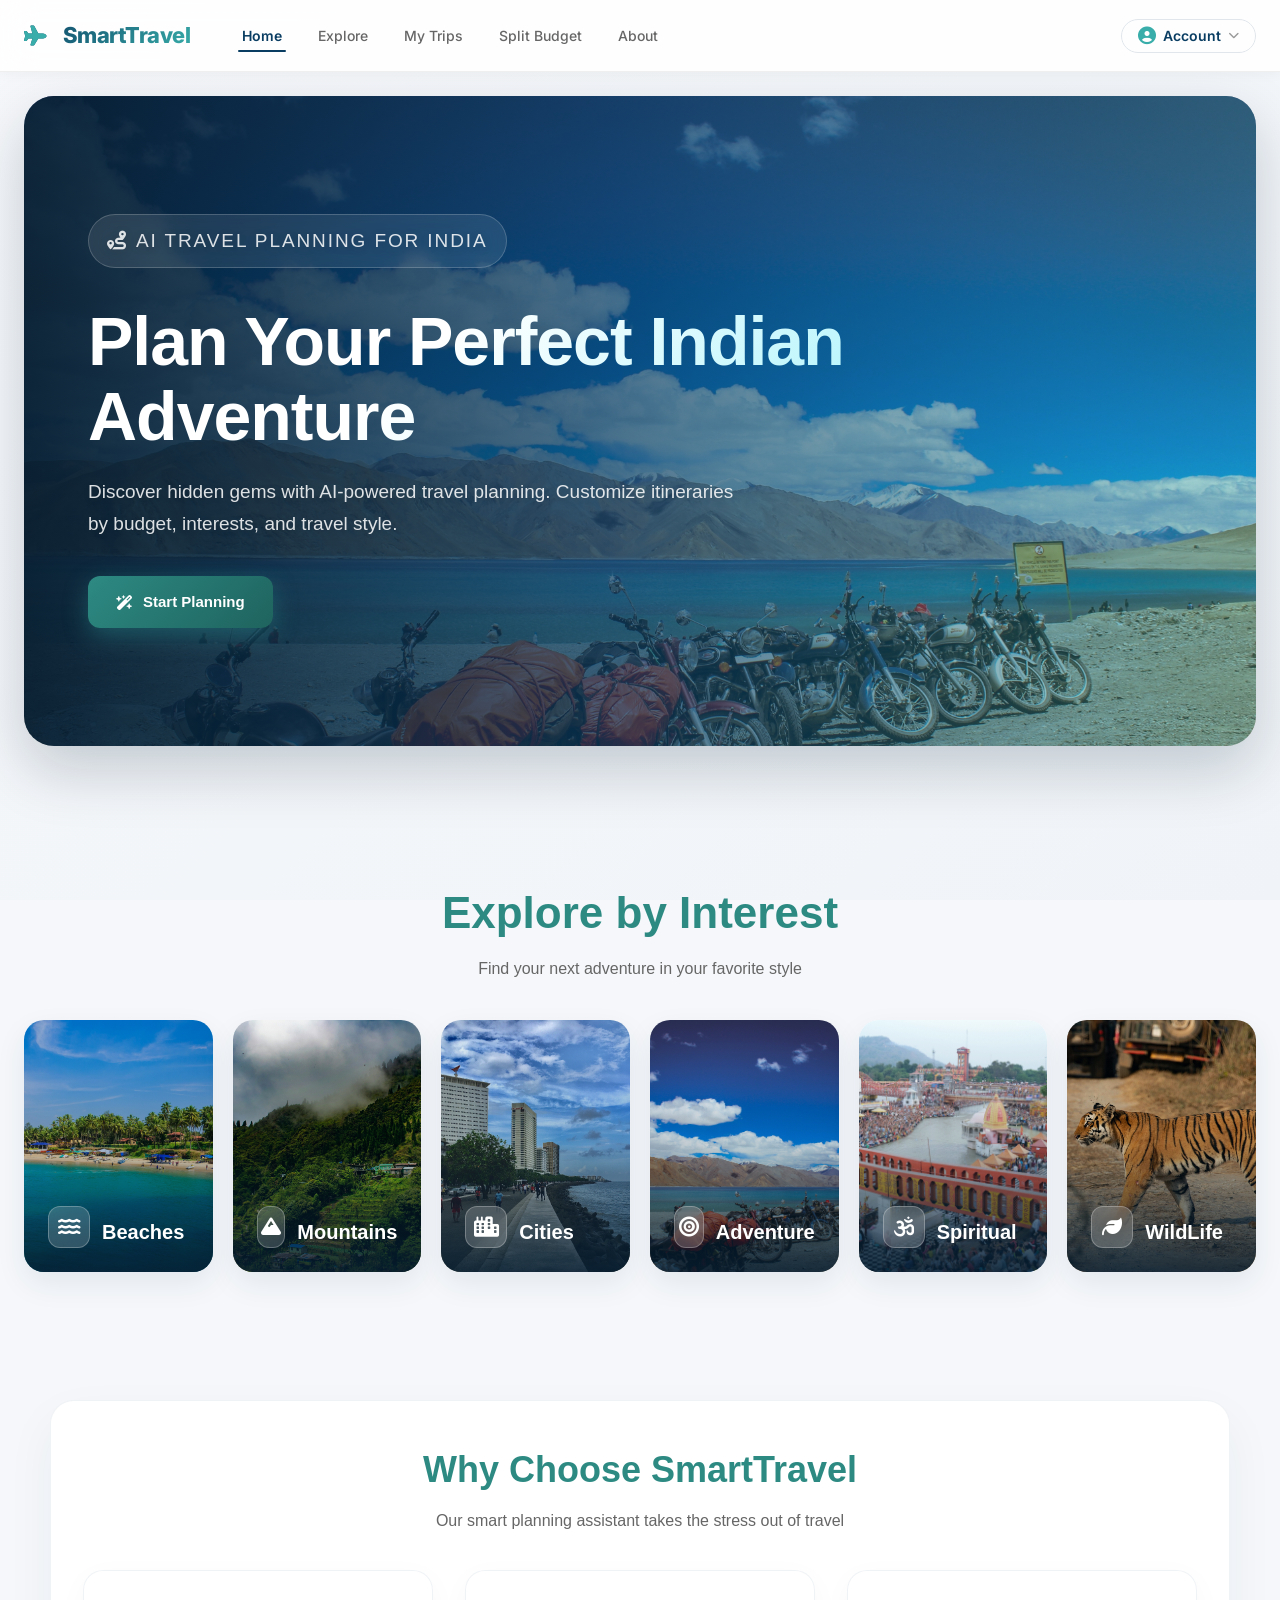
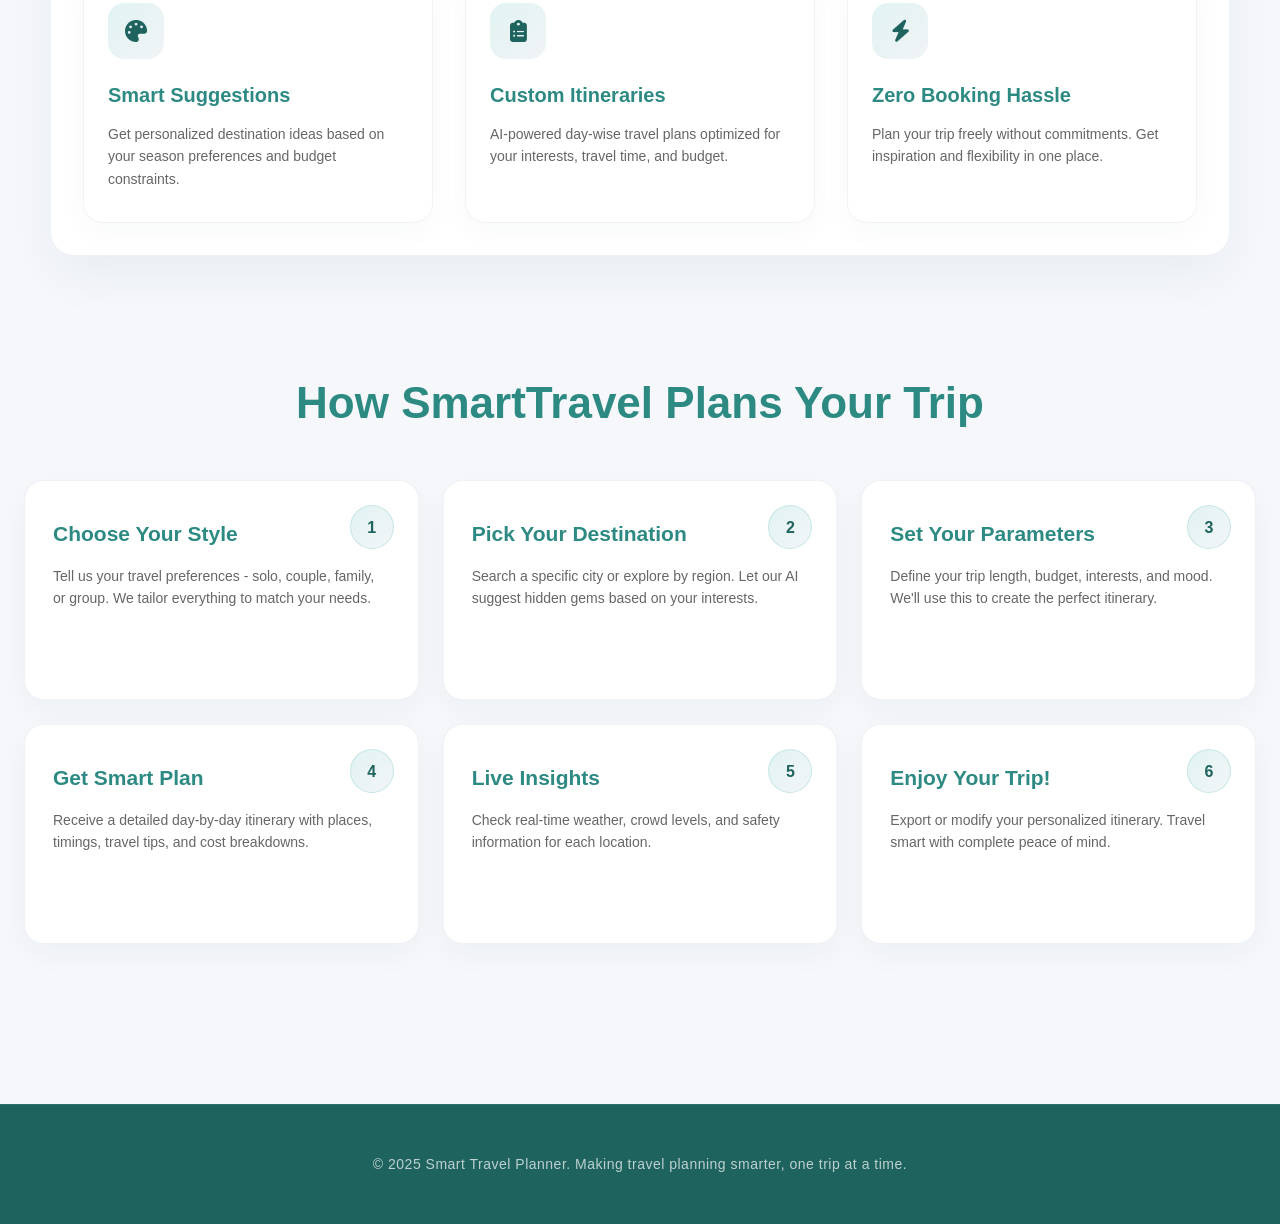
<file: Frontend/index.html>
<!DOCTYPE html>
<html lang="en">
<head>
    <meta charset="UTF-8">
    <meta name="viewport" content="width=device-width, initial-scale=1.0">
    <title>SmartTravel | Home</title>
    <link rel="stylesheet" href="css/design-tokens.css">
    <link rel="stylesheet" href="https://cdnjs.cloudflare.com/ajax/libs/font-awesome/6.4.0/css/all.min.css">
    <link rel="stylesheet" href="css/utilities.css">
    <link rel="stylesheet" href="css/components.css">
    <link rel="stylesheet" href="css/home.css">
    <link rel="stylesheet" href="css/navbar.css">
</head>
<body>
    <!-- Navbar will be injected by navbar.js -->
    <nav class="navbar"></nav>
    <script type="module" src="js/navbar.js"></script>

    <!-- Hero Section -->
    <section class="hero" id="home-hero">
        <div class="hero-bg"></div>
        <div class="home-hero-content">
            <div class="hero-copy">
                <p class="home-eyebrow"><i class="fas fa-route"></i> AI travel planning for India</p>
                <h1>Plan Your Perfect Indian Adventure</h1>
                <p>Discover hidden gems with AI-powered travel planning. Customize itineraries by budget, interests, and travel style.</p>
                <div class="home-hero-actions">
                    <a href="pages/itinerary.html" class="btn home-primary-btn"><i class="fas fa-wand-magic-sparkles"></i> Start Planning</a>
                </div>
            </div>
        </div>
    </section>

    <!-- Explore by Interest Section -->
    <section class="interest">
        <h2>Explore by Interest</h2>
        <p class="section-intro">Find your next adventure in your favorite style</p>
        <div class="interest-cards">
            <a href="pages/destinations.html?type=beach" class="interest-card">
                <img src="assets/images/goa.jpg" alt="Beach destinations">
                <div class="overlay"><i class="fas fa-water"></i> Beaches</div>
            </a>
            <a href="pages/destinations.html?type=mountain" class="interest-card">
                <img src="assets/images/darjeeling.jpg" alt="Mountain destinations">
                <div class="overlay"><i class="fas fa-mountain"></i> Mountains</div>
            </a>
            <a href="pages/destinations.html?type=city" class="interest-card">
                <img src="assets/images/mumbai.jpg" alt="City destinations">
                <div class="overlay"><i class="fas fa-city"></i> Cities</div>
            </a>
            <a href="pages/destinations.html?type=adventure" class="interest-card">
                <img src="assets/images/ladakh.jpg" alt="Adventure destinations">
                <div class="overlay"><i class="fas fa-bullseye"></i> Adventure</div>
            </a>
            <a href="pages/destinations.html?type=spiritual" class="interest-card">
                <img src="assets/images/haridwar.jpg" alt="Spiritual destinations">
                <div class="overlay"><i class="fas fa-om"></i> Spiritual</div>
            </a>
            <a href="pages/destinations.html?type=nationalpark" class="interest-card">
                <img src="assets/images/jimcorbett.jpg" alt="WildLife">
                <div class="overlay"><i class="fas fa-leaf"></i> WildLife</div>
            </a>
        </div>
    </section>

    <!-- Features Section -->
    <section class="features">
        <h2>Why Choose SmartTravel</h2>
        <p class="section-intro">Our smart planning assistant takes the stress out of travel</p>
        <div class="features-grid">
            <div class="card">
                <span class="feature-icon"><i class="fas fa-palette"></i></span>
                <h3>Smart Suggestions</h3>
                <p>Get personalized destination ideas based on your season preferences and budget constraints.</p>
            </div>
            <div class="card">
                <span class="feature-icon"><i class="fas fa-clipboard-list"></i></span>
                <h3>Custom Itineraries</h3>
                <p>AI-powered day-wise travel plans optimized for your interests, travel time, and budget.</p>
            </div>
            <div class="card">
                <span class="feature-icon"><i class="fas fa-bolt"></i></span>
                <h3>Zero Booking Hassle</h3>
                <p>Plan your trip freely without commitments. Get inspiration and flexibility in one place.</p>
            </div>
        </div>
    </section>

    <!-- How It Works Section -->
    <section class="how-it-works">
        <h2>How SmartTravel Plans Your Trip</h2>
        <div class="work-steps">
            <div class="step">
                <h3>Choose Your Style</h3>
                <p>Tell us your travel preferences - solo, couple, family, or group. We tailor everything to match your needs.</p>
            </div>
            <div class="step">
                <h3>Pick Your Destination</h3>
                <p>Search a specific city or explore by region. Let our AI suggest hidden gems based on your interests.</p>
            </div>
            <div class="step">
                <h3>Set Your Parameters</h3>
                <p>Define your trip length, budget, interests, and mood. We'll use this to create the perfect itinerary.</p>
            </div>
            <div class="step">
                <h3>Get Smart Plan</h3>
                <p>Receive a detailed day-by-day itinerary with places, timings, travel tips, and cost breakdowns.</p>
            </div>
            <div class="step">
                <h3>Live Insights</h3>
                <p>Check real-time weather, crowd levels, and safety information for each location.</p>
            </div>
            <div class="step">
                <h3>Enjoy Your Trip!</h3>
                <p>Export or modify your personalized itinerary. Travel smart with complete peace of mind.</p>
            </div>
        </div>
    </section>

    <!-- Footer -->
    <footer class="footer">
        <p>&copy; 2025 Smart Travel Planner. Making travel planning smarter, one trip at a time.</p>
    </footer>

    <script src="js/utils.js"></script>
    <script src="js/config.js"></script>
    <script src="js/api.js"></script>
    <script src="js/auth.js"></script>
    <script src="js/home.js"></script>
</body>
</html>
</file>
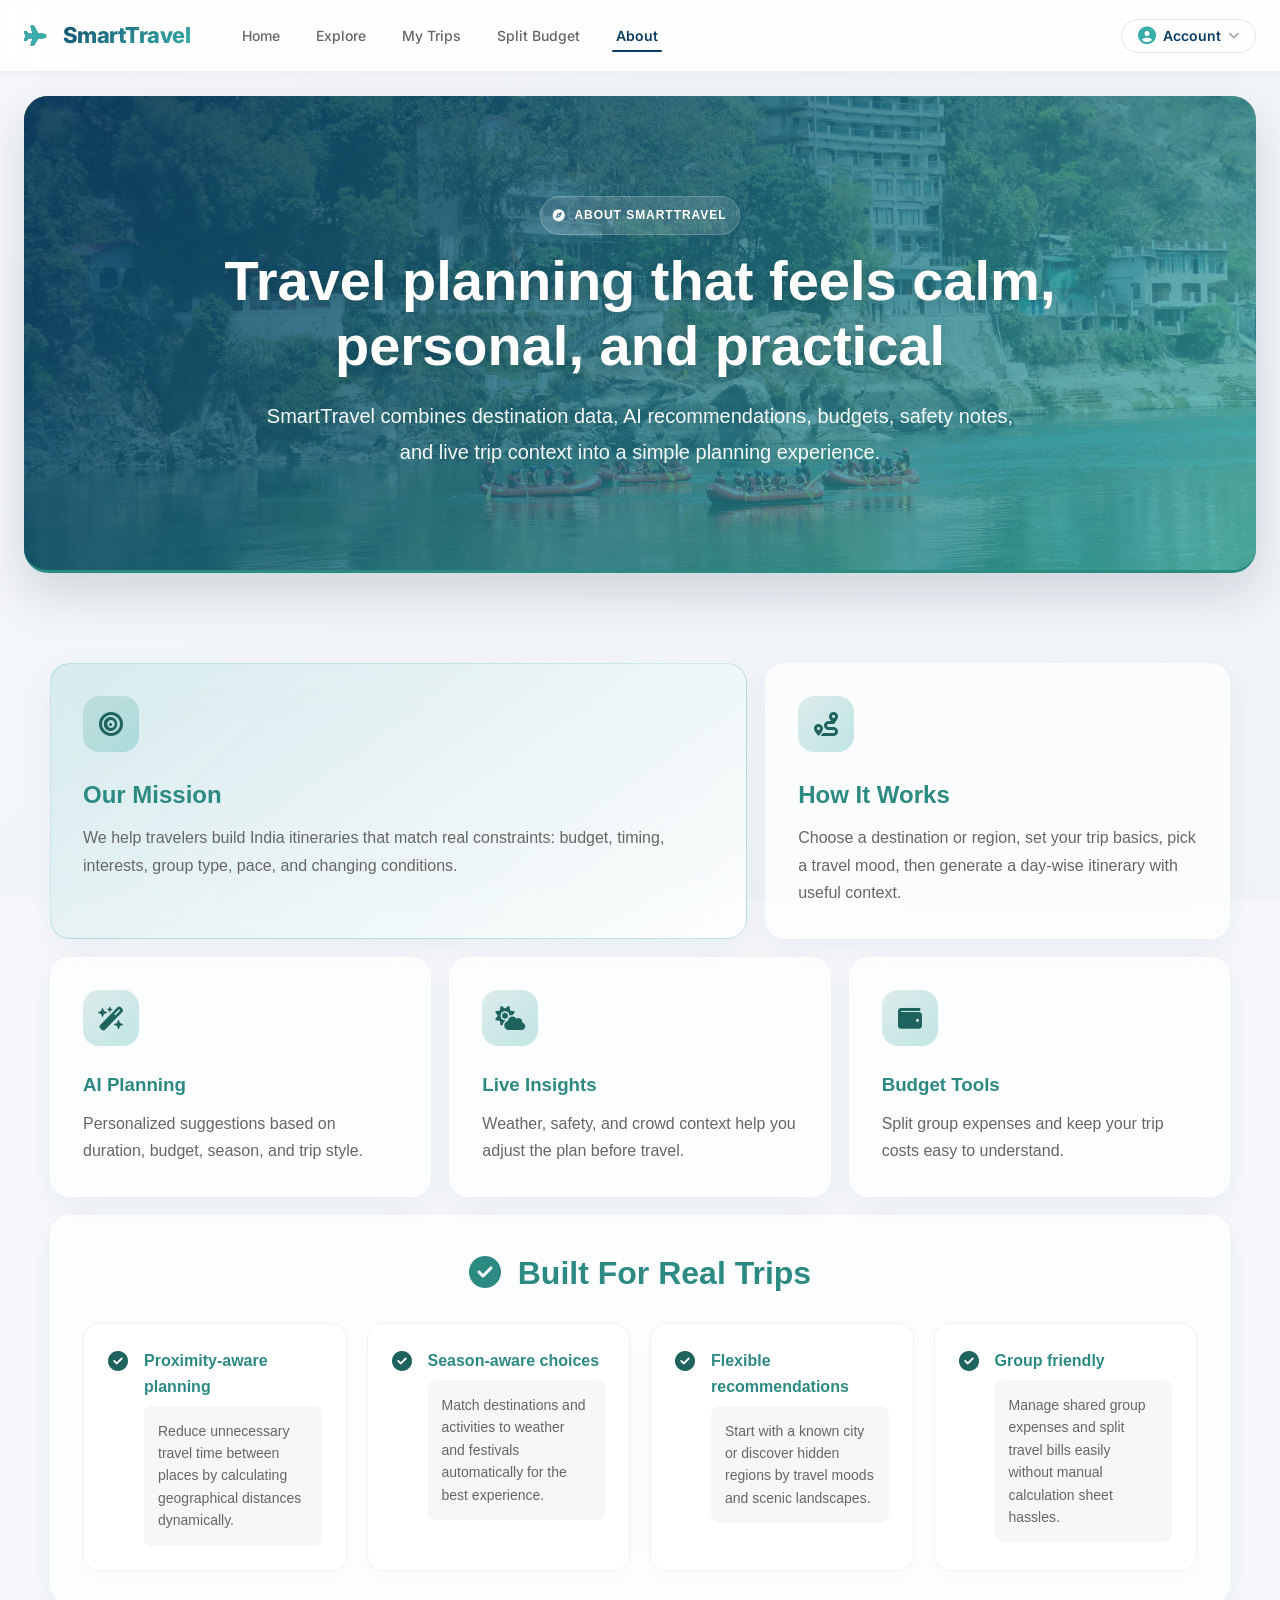
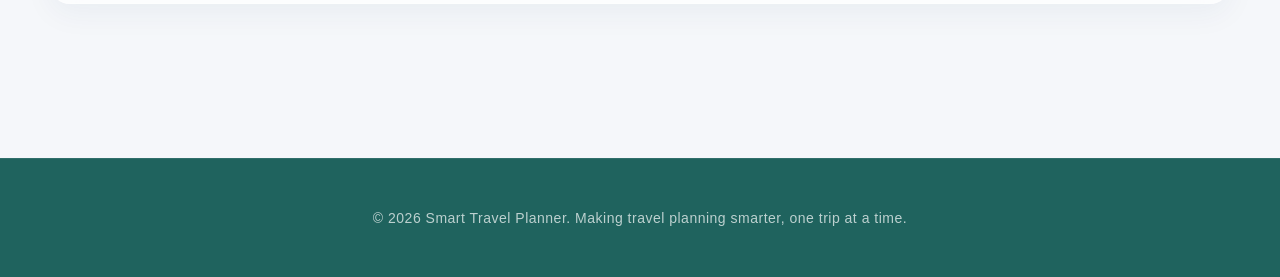
<file: Frontend/pages/about.html>
<!DOCTYPE html>
<html lang="en">
<head>
    <meta charset="UTF-8">
    <meta name="viewport" content="width=device-width, initial-scale=1.0">
    <title>SmartTravel | About</title>
    <link rel="stylesheet" href="https://cdnjs.cloudflare.com/ajax/libs/font-awesome/6.4.0/css/all.min.css">
    <link rel="stylesheet" href="../css/design-tokens.css">
    <link rel="stylesheet" href="../css/utilities.css">
    <link rel="stylesheet" href="../css/components.css">
<link rel="stylesheet" href="../css/navbar.css">
</head>
<body>
    <!-- Navbar will be injected by navbar.js -->
    <nav class="navbar"></nav>
    <script type="module" src="../js/navbar.js"></script>

    <section class="page-hero about-page-hero">
        <div class="page-hero-content">
            <p class="page-eyebrow"><i class="fas fa-compass"></i> About SmartTravel</p>
            <h1>Travel planning that feels calm, personal, and practical</h1>
            <p>SmartTravel combines destination data, AI recommendations, budgets, safety notes, and live trip context into a simple planning experience.</p>
        </div>
    </section>

    <main class="content-page">
        <section class="content-grid two-column">
            <article class="content-card content-card-featured">
                <span class="feature-icon"><i class="fas fa-bullseye"></i></span>
                <h2>Our Mission</h2>
                <p>We help travelers build India itineraries that match real constraints: budget, timing, interests, group type, pace, and changing conditions.</p>
            </article>
            <article class="content-card">
                <span class="feature-icon"><i class="fas fa-route"></i></span>
                <h2>How It Works</h2>
                <p>Choose a destination or region, set your trip basics, pick a travel mood, then generate a day-wise itinerary with useful context.</p>
            </article>
        </section>

        <section class="content-grid three-column">
            <article class="content-card">
                <span class="feature-icon"><i class="fas fa-wand-magic-sparkles"></i></span>
                <h3>AI Planning</h3>
                <p>Personalized suggestions based on duration, budget, season, and trip style.</p>
            </article>
            <article class="content-card">
                <span class="feature-icon"><i class="fas fa-cloud-sun"></i></span>
                <h3>Live Insights</h3>
                <p>Weather, safety, and crowd context help you adjust the plan before travel.</p>
            </article>
            <article class="content-card">
                <span class="feature-icon"><i class="fas fa-wallet"></i></span>
                <h3>Budget Tools</h3>
                <p>Split group expenses and keep your trip costs easy to understand.</p>
            </article>
        </section>

        <section class="content-card content-wide">
            <h2 class="about-features-title"><i class="fas fa-circle-check"></i> Built For Real Trips</h2>
            <div class="about-list">
                <div class="about-list-item">
                    <i class="fas fa-circle-check"></i>
                    <div>
                        <h4>Proximity-aware planning</h4>
                        <p>Reduce unnecessary travel time between places by calculating geographical distances dynamically.</p>
                    </div>
                </div>
                <div class="about-list-item">
                    <i class="fas fa-circle-check"></i>
                    <div>
                        <h4>Season-aware choices</h4>
                        <p>Match destinations and activities to weather and festivals automatically for the best experience.</p>
                    </div>
                </div>
                <div class="about-list-item">
                    <i class="fas fa-circle-check"></i>
                    <div>
                        <h4>Flexible recommendations</h4>
                        <p>Start with a known city or discover hidden regions by travel moods and scenic landscapes.</p>
                    </div>
                </div>
                <div class="about-list-item">
                    <i class="fas fa-circle-check"></i>
                    <div>
                        <h4>Group friendly</h4>
                        <p>Manage shared group expenses and split travel bills easily without manual calculation sheet hassles.</p>
                    </div>
                </div>
            </div>
        </section>
    </main>

    <footer class="footer">
        <p>&copy; 2026 Smart Travel Planner. Making travel planning smarter, one trip at a time.</p>
    </footer>

    <script src="../js/utils.js"></script>
    <script src="../js/config.js"></script>
    <script src="../js/api.js"></script>
    <script src="../js/auth.js"></script>
</body>
</html>
</file>
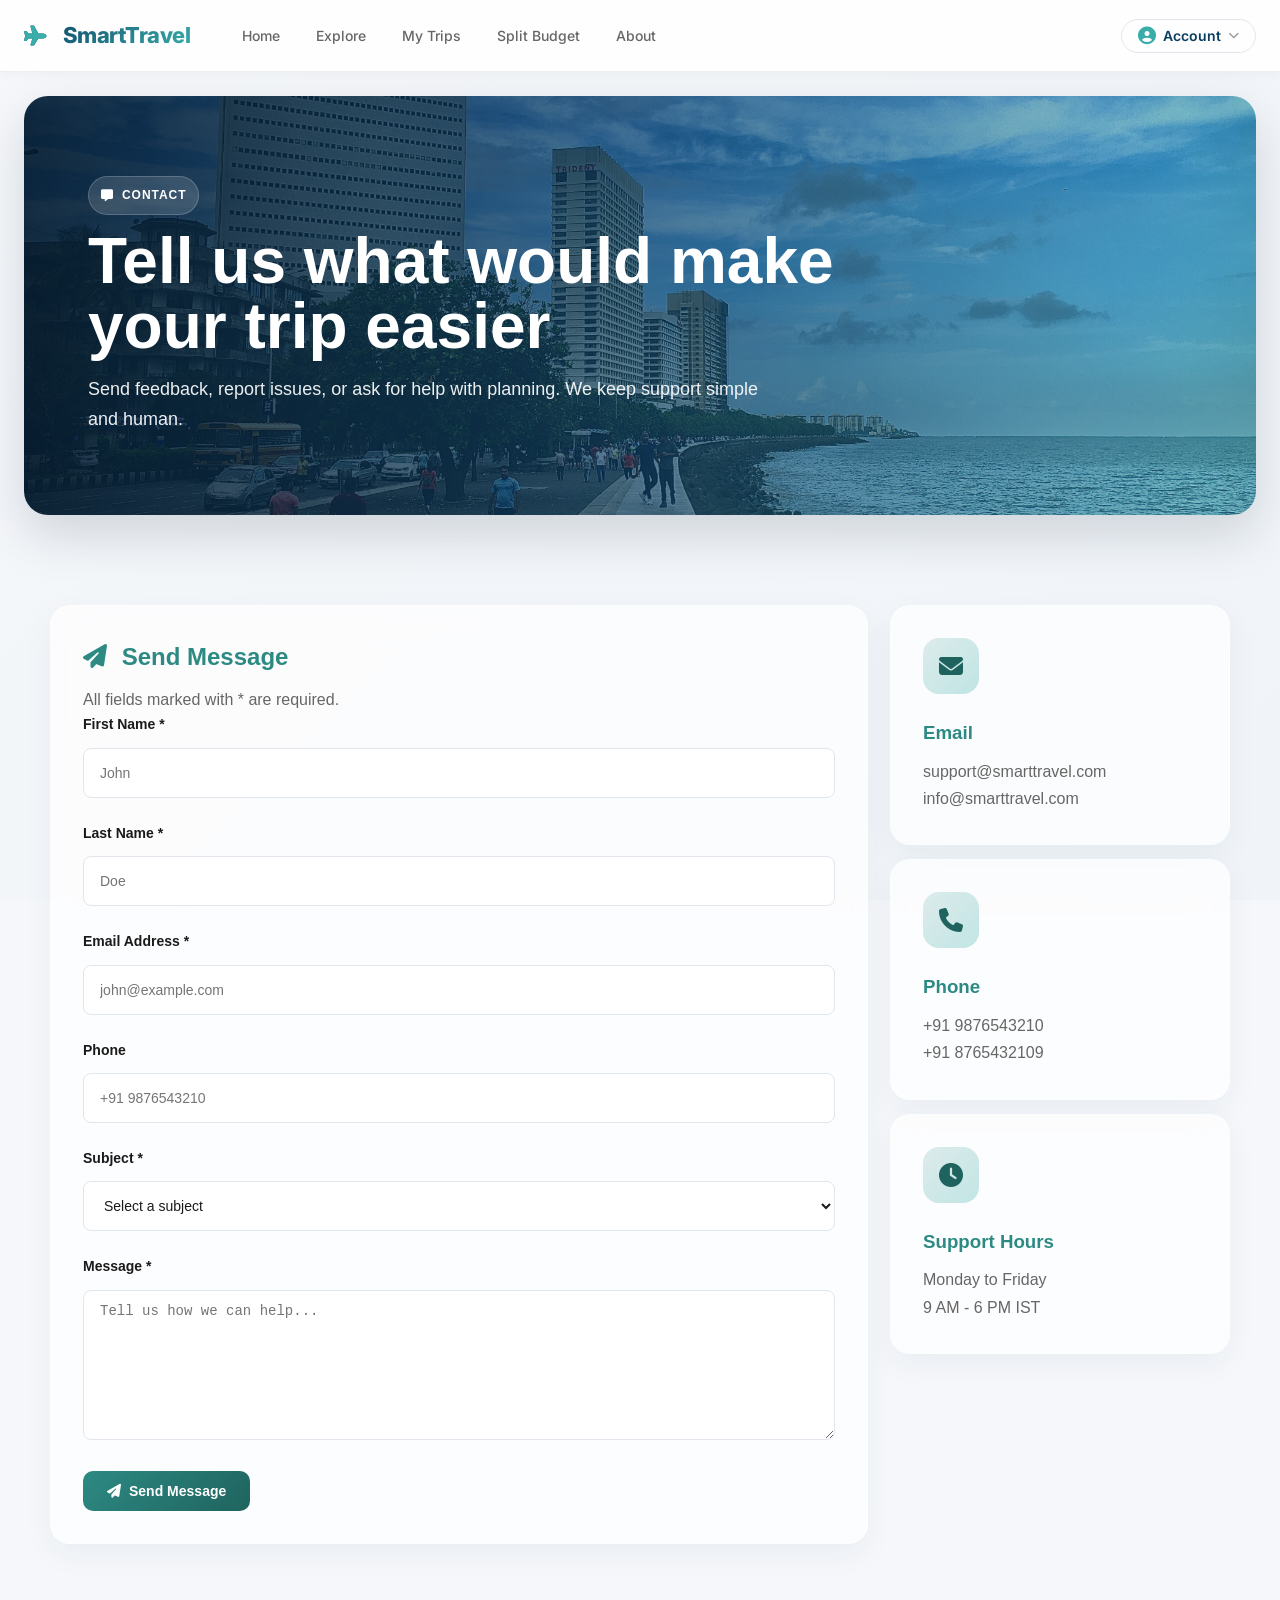
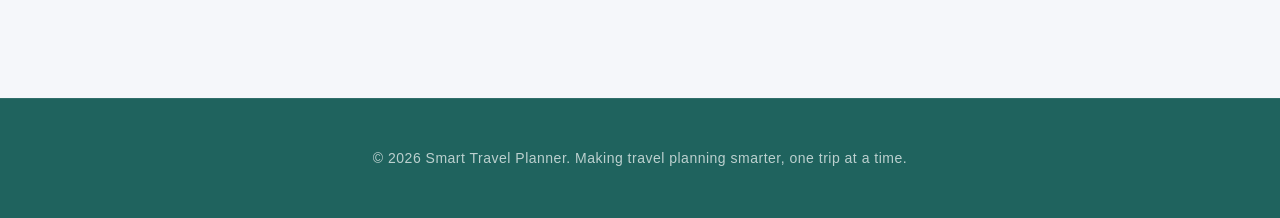
<file: Frontend/pages/contact.html>
<!DOCTYPE html>
<html lang="en">
<head>
    <meta charset="UTF-8">
    <meta name="viewport" content="width=device-width, initial-scale=1.0">
    <title>SmartTravel | Contact</title>
    <link rel="stylesheet" href="https://cdnjs.cloudflare.com/ajax/libs/font-awesome/6.4.0/css/all.min.css">
    <link rel="stylesheet" href="../css/design-tokens.css">
    <link rel="stylesheet" href="../css/utilities.css">
    <link rel="stylesheet" href="../css/components.css">
<link rel="stylesheet" href="../css/navbar.css">
</head>
<body>
    <!-- Navbar will be injected by navbar.js -->
    <nav class="navbar"></nav>
    <script type="module" src="../js/navbar.js"></script>

    <section class="page-hero contact-page-hero">
        <div class="page-hero-content">
            <p class="page-eyebrow"><i class="fas fa-message"></i> Contact</p>
            <h1>Tell us what would make your trip easier</h1>
            <p>Send feedback, report issues, or ask for help with planning. We keep support simple and human.</p>
        </div>
    </section>

    <main class="content-page contact-page">
        <section class="contact-layout">
            <form id="contactForm" class="content-card contact-form" onsubmit="submitContactForm(event)">
                <div class="section-heading">
                    <h2><i class="fas fa-paper-plane"></i> Send Message</h2>
                    <p>All fields marked with * are required.</p>
                </div>

                <div class="form-grid">
                    <div class="field">
                        <label for="firstName" class="field-label">First Name *</label>
                        <input type="text" id="firstName" placeholder="John" required class="input-modern">
                    </div>
                    <div class="field">
                        <label for="lastName" class="field-label">Last Name *</label>
                        <input type="text" id="lastName" placeholder="Doe" required class="input-modern">
                    </div>
                </div>

                <div class="field">
                    <label for="contactEmail" class="field-label">Email Address *</label>
                    <input type="email" id="contactEmail" placeholder="john@example.com" required class="input-modern">
                </div>

                <div class="field">
                    <label for="contactPhone" class="field-label">Phone</label>
                    <input type="tel" id="contactPhone" placeholder="+91 9876543210" class="input-modern">
                </div>

                <div class="field">
                    <label for="contactSubject" class="field-label">Subject *</label>
                    <select id="contactSubject" required class="input-modern">
                        <option value="">Select a subject</option>
                        <option value="support">Technical Support</option>
                        <option value="feedback">Feedback</option>
                        <option value="feature">Feature Request</option>
                        <option value="bug">Report a Bug</option>
                        <option value="partnership">Partnership</option>
                        <option value="other">Other</option>
                    </select>
                </div>

                <div class="field">
                    <label for="contactMessage" class="field-label">Message *</label>
                    <textarea id="contactMessage" placeholder="Tell us how we can help..." required rows="6" class="input-modern"></textarea>
                </div>

                <button type="submit" class="btn btn-solid"><i class="fas fa-paper-plane"></i> Send Message</button>
                <div id="contactFormStatus" class="form-status"></div>
            </form>

            <aside class="contact-sidebar">
                <article class="content-card">
                    <span class="feature-icon"><i class="fas fa-envelope"></i></span>
                    <h3>Email</h3>
                    <p>support@smarttravel.com<br>info@smarttravel.com</p>
                </article>
                <article class="content-card">
                    <span class="feature-icon"><i class="fas fa-phone"></i></span>
                    <h3>Phone</h3>
                    <p>+91 9876543210<br>+91 8765432109</p>
                </article>
                <article class="content-card">
                    <span class="feature-icon"><i class="fas fa-clock"></i></span>
                    <h3>Support Hours</h3>
                    <p>Monday to Friday<br>9 AM - 6 PM IST</p>
                </article>
            </aside>
        </section>
    </main>

    <footer class="footer">
        <p>&copy; 2026 Smart Travel Planner. Making travel planning smarter, one trip at a time.</p>
    </footer>

    <script src="../js/utils.js"></script>
    <script src="../js/config.js"></script>
    <script src="../js/api.js"></script>
    <script src="../js/auth.js"></script>
</body>
</html>
</file>
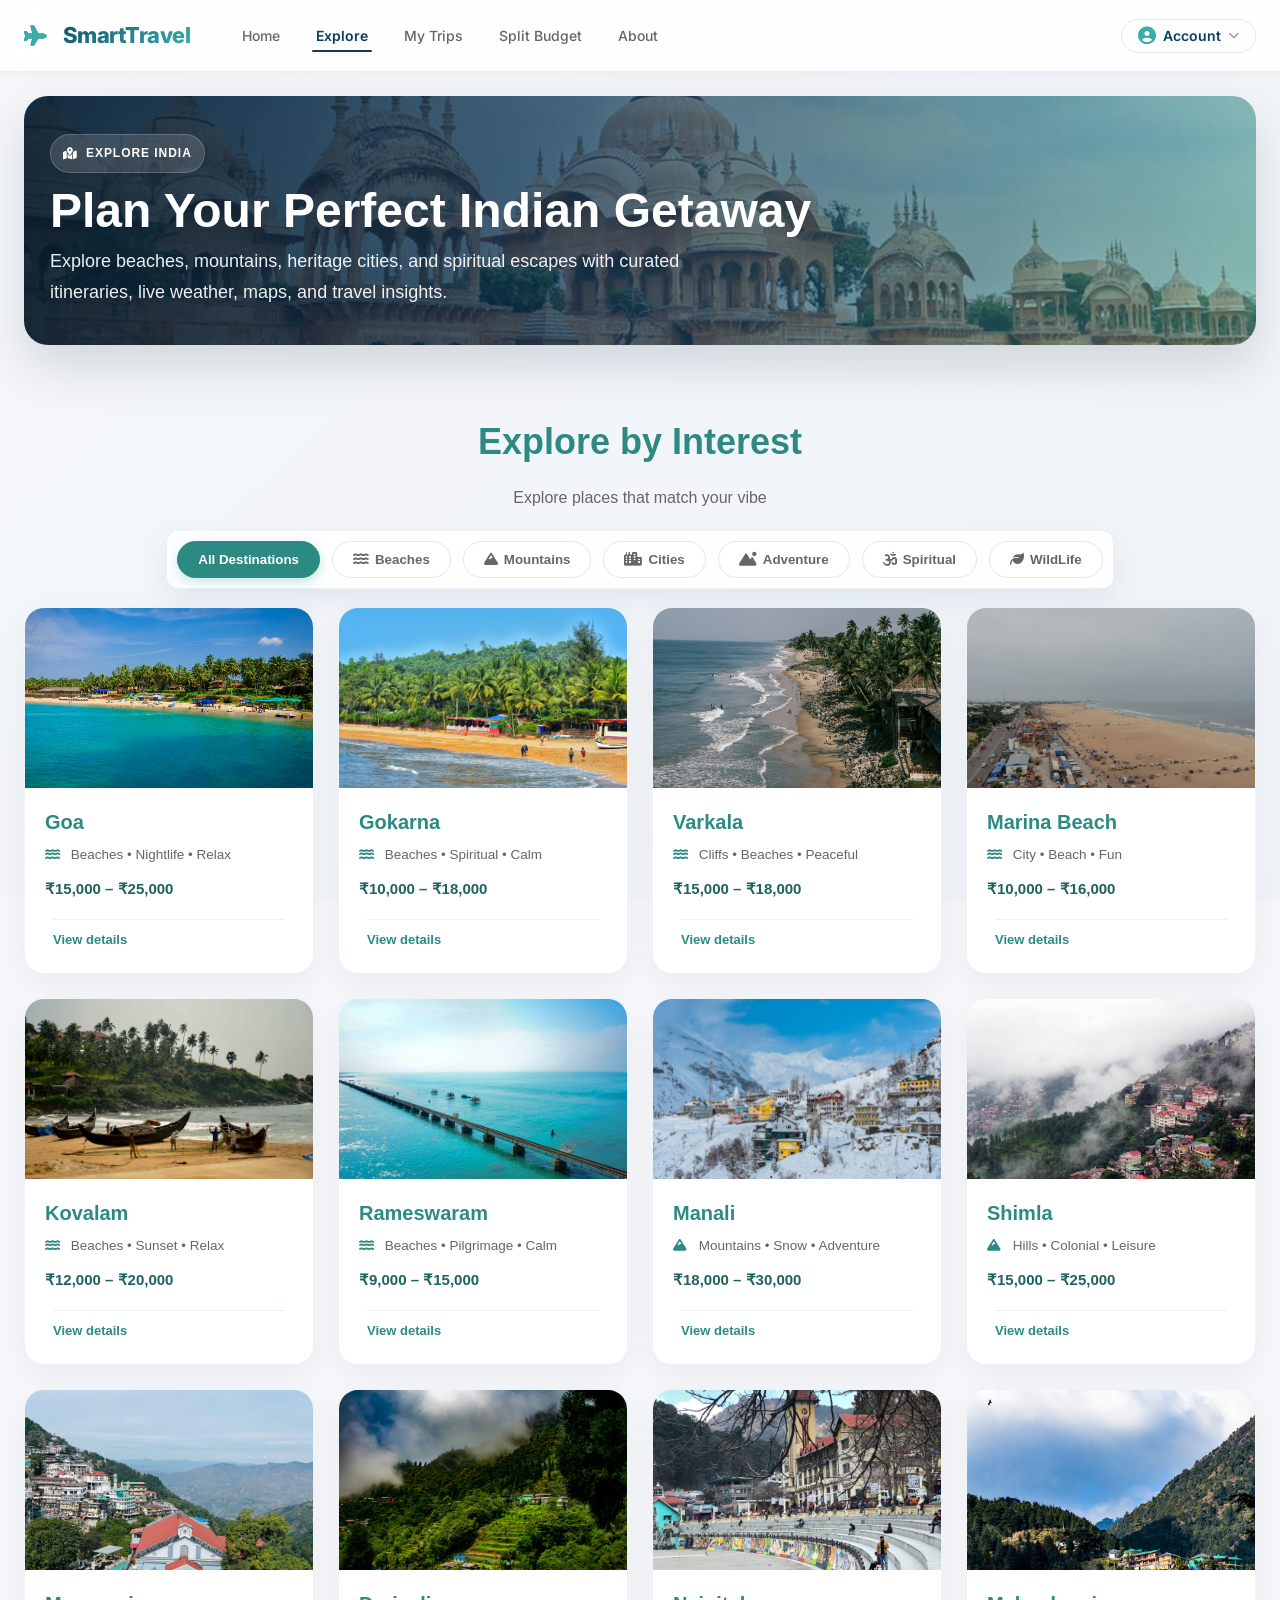
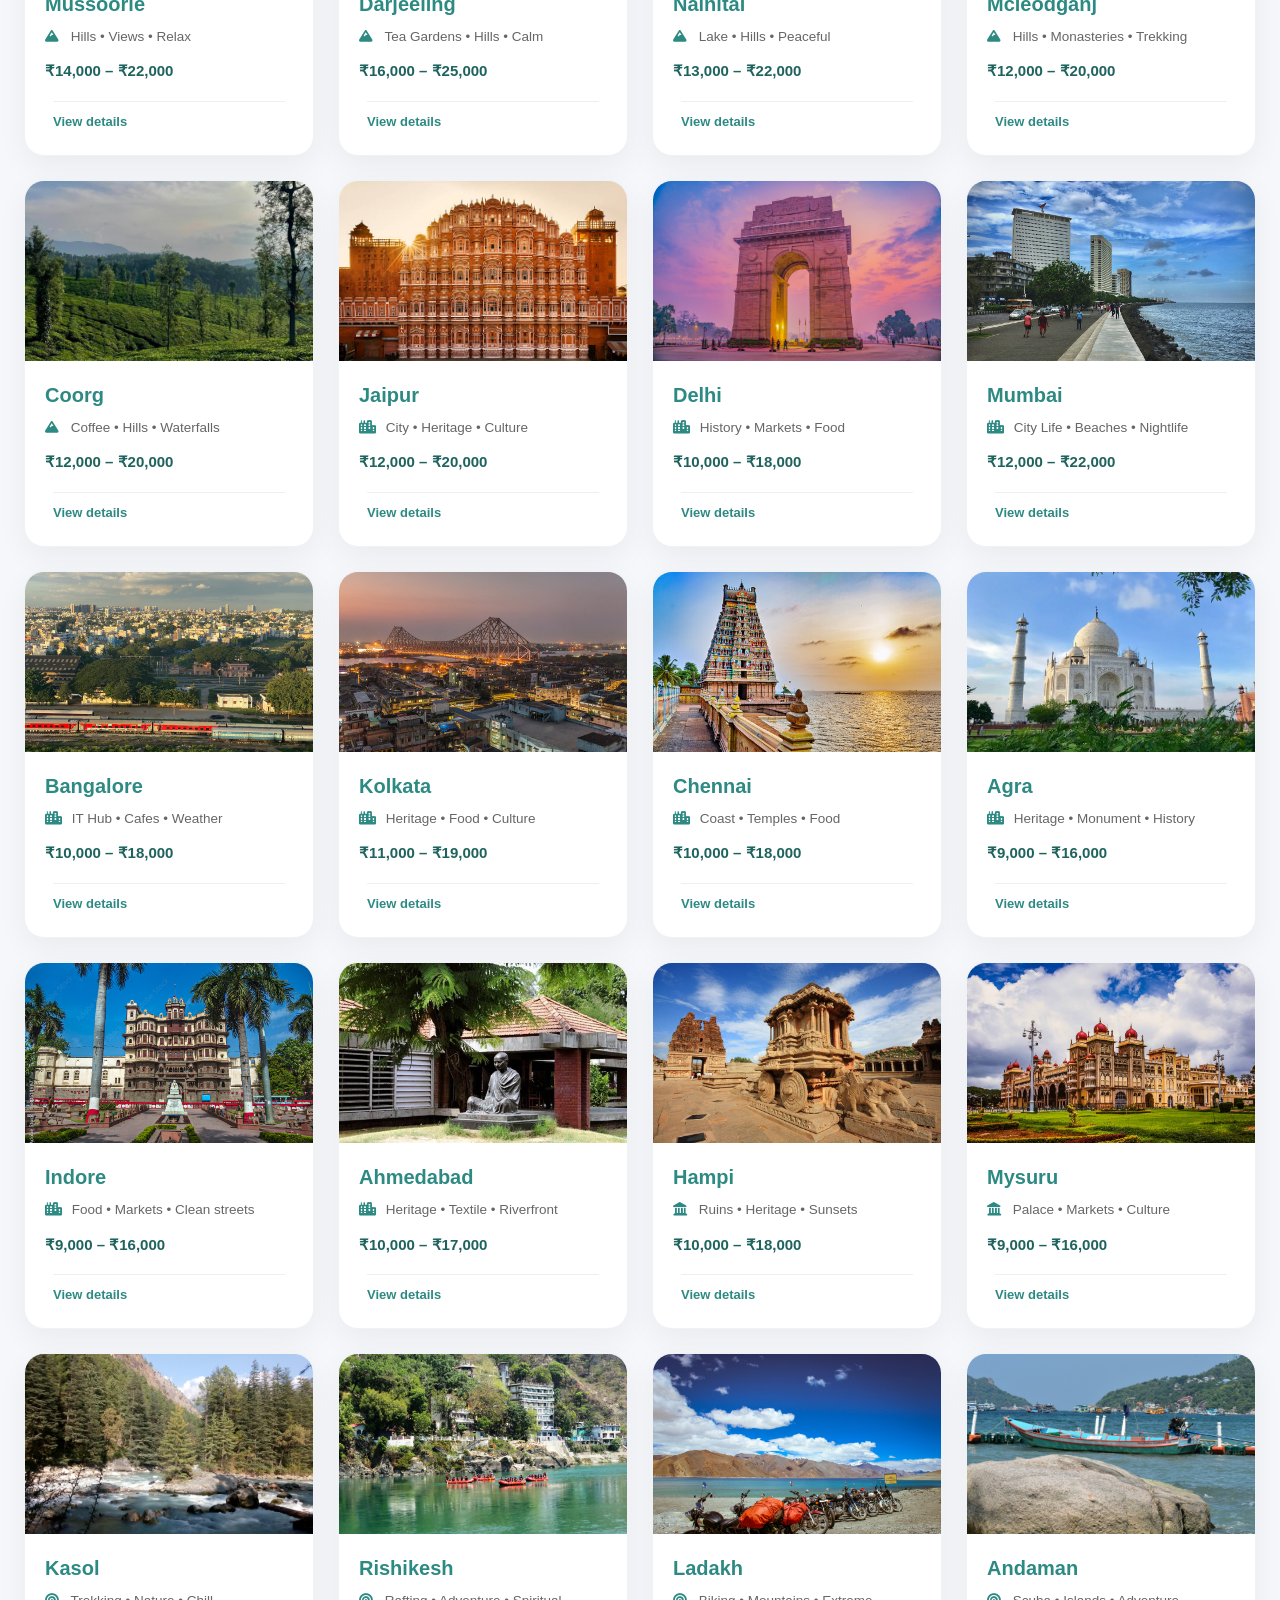
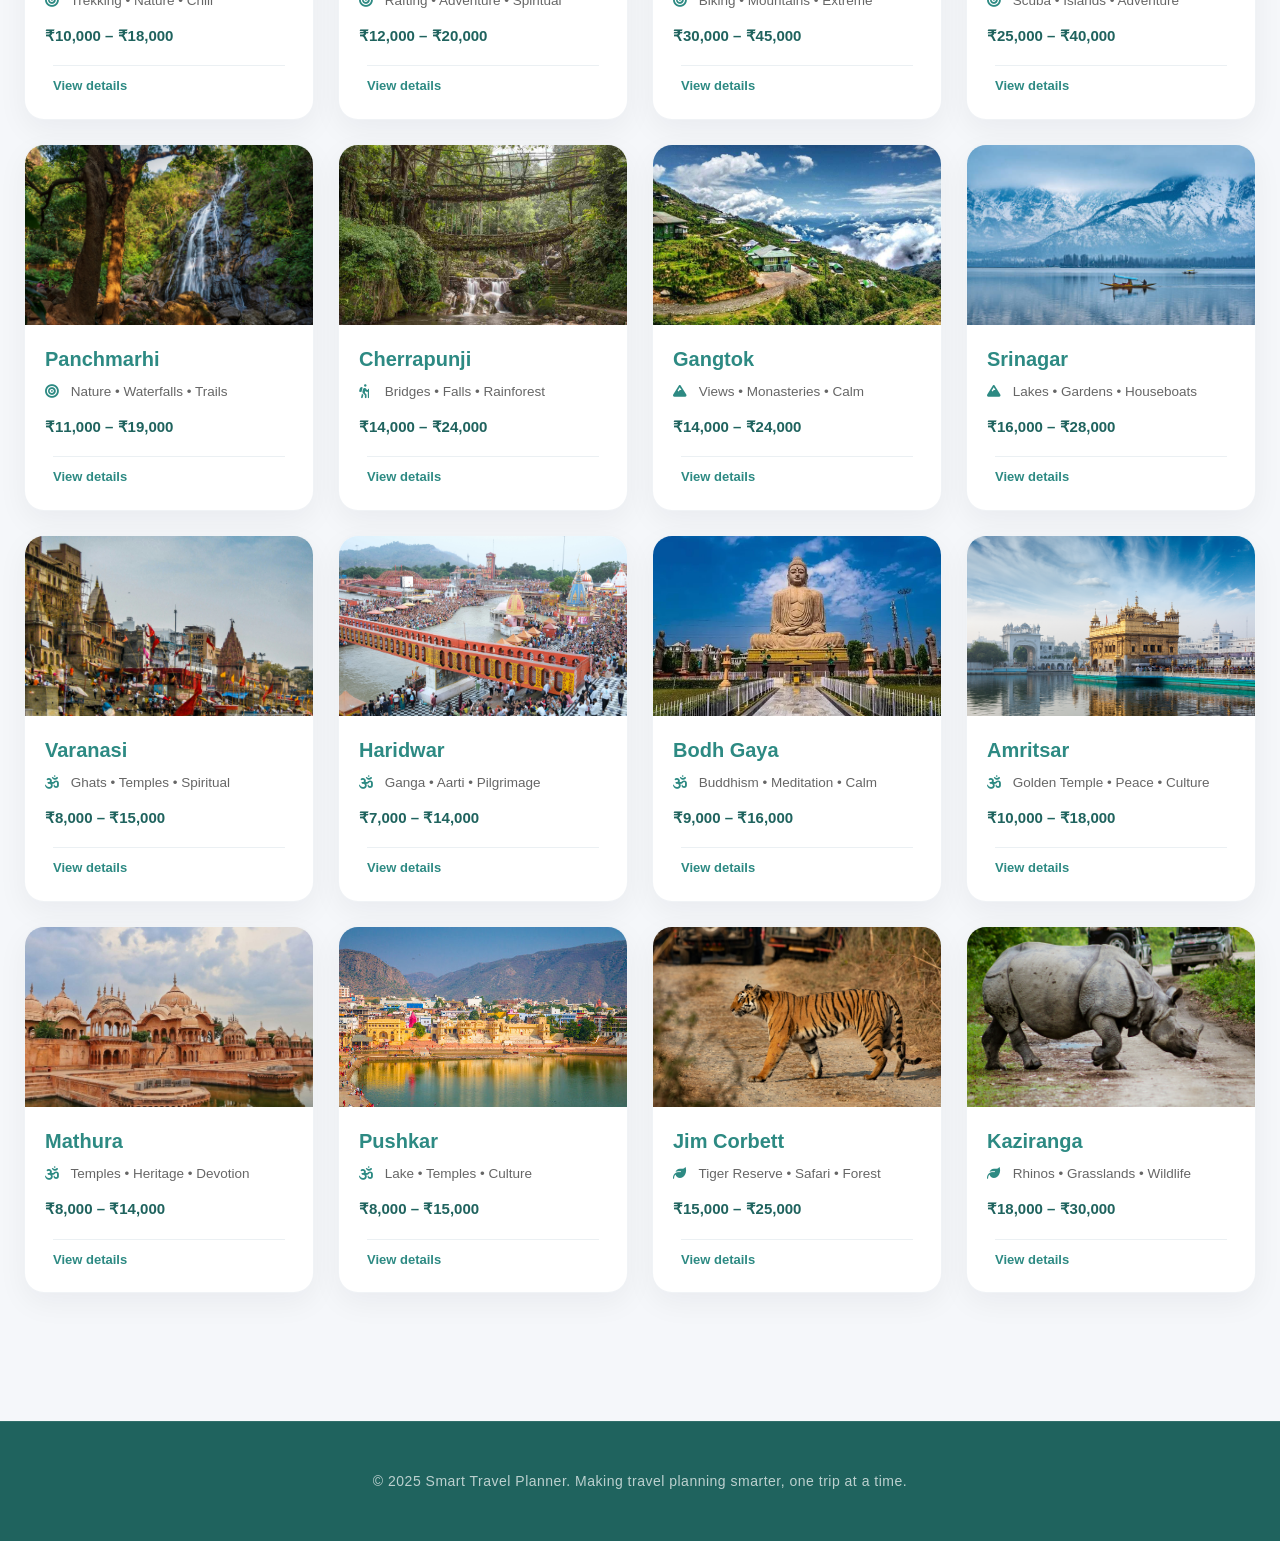
<file: Frontend/pages/destinations.html>
<!DOCTYPE html>
<html lang="en">

<head>
    <meta charset="UTF-8">
    <meta name="viewport" content="width=device-width, initial-scale=1.0">
    <title>SmartTravel | Explore</title>
    <link rel="stylesheet" href="https://cdnjs.cloudflare.com/ajax/libs/font-awesome/6.4.0/css/all.min.css">
    <link rel="stylesheet" href="../css/design-tokens.css">
    <link rel="stylesheet" href="../css/utilities.css">
    <link rel="stylesheet" href="../css/components.css">
    <link rel="stylesheet" href="../css/navbar.css">
    <link rel="stylesheet" href="../css/home.css">
</head>

<body>

    <!-- Navbar will be injected by navbar.js -->
    <nav class="navbar"></nav>
    <script type="module" src="../js/navbar.js"></script>

    <section class="page-hero explore-page-hero">
        <div class="page-hero-content">
            <p class="page-eyebrow"><i class="fas fa-map-location-dot"></i> Explore India</p>
            <h1>Plan Your Perfect Indian Getaway</h1>
            <p>Explore beaches, mountains, heritage cities, and spiritual escapes with curated itineraries, live
                weather, maps, and travel insights.</p>
        </div>
    </section>

    <!-- Destinations Section -->
    <section class="destinations">
        <div class="explore-section-header">
            <p class="page-eyebrow"><i class="fas fa-compass"></i> Destination guide</p>
            <h2>Explore by Interest</h2>
            <p class="explore-helper">Explore places that match your vibe</p>
        </div>

        <!-- Filter Buttons -->
        <div class="filter-container">
            <button class="filter-btn active" data-filter="all">All Destinations</button>
            <button class="filter-btn" data-filter="beach"><i class="fas fa-water"></i> Beaches</button>
            <button class="filter-btn" data-filter="mountain"><i class="fas fa-mountain"></i> Mountains</button>
            <button class="filter-btn" data-filter="city"><i class="fas fa-city"></i> Cities</button>
            <button class="filter-btn" data-filter="adventure"><i class="fas fa-mountain-sun"></i> Adventure</button>
            <button class="filter-btn" data-filter="spiritual"><i class="fas fa-om"></i> Spiritual</button>
            <button class="filter-btn" data-filter="nationalpark"><i class="fas fa-leaf"></i> WildLife</button>
        </div>


        <div class="destination-grid">
            <!-- BEACH DESTINATIONS -->
            <div class="destination-card" data-type="beach">
                <img src="../assets/images/goa.jpg" alt="Goa - Beach paradise">
                <h3>Goa</h3>
                <p><i class="fas fa-water"></i> Beaches &bull; Nightlife &bull; Relax</p>
                <span class="price">&#8377;15,000 &ndash; &#8377;25,000</span>
            </div>
            <div class="destination-card" data-type="beach">
                <img src="../assets/images/gokarna.jpg" alt="Gokarna - Peaceful beach town">
                <h3>Gokarna</h3>
                <p><i class="fas fa-water"></i> Beaches &bull; Spiritual &bull; Calm</p>
                <span class="price">&#8377;10,000 &ndash; &#8377;18,000</span>
            </div>
            <div class="destination-card" data-type="beach">
                <img src="../assets/images/varkala.jpg" alt="Varkala - Cliff beaches">
                <h3>Varkala</h3>
                <p><i class="fas fa-water"></i> Cliffs &bull; Beaches &bull; Peaceful</p>
                <span class="price">&#8377;15,000 &ndash; &#8377;18,000</span>
            </div>
            <div class="destination-card" data-type="beach">
                <img src="../assets/images/marina.jpg" alt="Marina Beach - Chennai">
                <h3>Marina Beach</h3>
                <p><i class="fas fa-water"></i> City &bull; Beach &bull; Fun</p>
                <span class="price">&#8377;10,000 &ndash; &#8377;16,000</span>
            </div>
            <div class="destination-card" data-type="beach">
                <img src="../assets/images/kovalam.jpg" alt="Kovalam - Sunset beaches">
                <h3>Kovalam</h3>
                <p><i class="fas fa-water"></i> Beaches &bull; Sunset &bull; Relax</p>
                <span class="price">&#8377;12,000 &ndash; &#8377;20,000</span>
            </div>
            <div class="destination-card" data-type="beach">
                <img src="../assets/images/rameswaram.jpg" alt="Rameswaram - Pilgrimage beaches">
                <h3>Rameswaram</h3>
                <p><i class="fas fa-water"></i> Beaches &bull; Pilgrimage &bull; Calm</p>
                <span class="price">&#8377;9,000 &ndash; &#8377;15,000</span>
            </div>

            <!-- MOUNTAIN DESTINATIONS -->
            <div class="destination-card" data-type="mountain">
                <img src="../assets/images/manali.jpg" alt="Manali - Snow mountains">
                <h3>Manali</h3>
                <p><i class="fas fa-mountain"></i> Mountains &bull; Snow &bull; Adventure</p>
                <span class="price">&#8377;18,000 &ndash; &#8377;30,000</span>
            </div>
            <div class="destination-card" data-type="mountain">
                <img src="../assets/images/shimla.jpg" alt="Shimla - Colonial hill station">
                <h3>Shimla</h3>
                <p><i class="fas fa-mountain"></i> Hills &bull; Colonial &bull; Leisure</p>
                <span class="price">&#8377;15,000 &ndash; &#8377;25,000</span>
            </div>
            <div class="destination-card" data-type="mountain">
                <img src="../assets/images/mussoorie.jpg" alt="Mussoorie - Mountain views">
                <h3>Mussoorie</h3>
                <p><i class="fas fa-mountain"></i> Hills &bull; Views &bull; Relax</p>
                <span class="price">&#8377;14,000 &ndash; &#8377;22,000</span>
            </div>
            <div class="destination-card" data-type="mountain">
                <img src="../assets/images/darjeeling.jpg" alt="Darjeeling - Tea gardens">
                <h3>Darjeeling</h3>
                <p><i class="fas fa-mountain"></i> Tea Gardens &bull; Hills &bull; Calm</p>
                <span class="price">&#8377;16,000 &ndash; &#8377;25,000</span>
            </div>
            <div class="destination-card" data-type="mountain">
                <img src="../assets/images/nainital.jpg" alt="Nainital - Lake & hills">
                <h3>Nainital</h3>
                <p><i class="fas fa-mountain"></i> Lake &bull; Hills &bull; Peaceful</p>
                <span class="price">&#8377;13,000 &ndash; &#8377;22,000</span>
            </div>
            <div class="destination-card" data-type="mountain">
                <img src="../assets/images/mcleodganj.jpg" alt="Mcleodganj - Tibet vibes">
                <h3>Mcleodganj</h3>
                <p><i class="fas fa-mountain"></i> Hills &bull; Monasteries &bull; Trekking</p>
                <span class="price">&#8377;12,000 &ndash; &#8377;20,000</span>
            </div>
            <div class="destination-card" data-type="mountain">
                <img src="../assets/images/coorg.jpg" alt="Coorg - Coffee hills and waterfalls">
                <h3>Coorg</h3>
                <p><i class="fas fa-mountain"></i> Coffee &bull; Hills &bull; Waterfalls</p>
                <span class="price">&#8377;12,000 &ndash; &#8377;20,000</span>
            </div>

            <!-- CITY DESTINATIONS -->
            <div class="destination-card" data-type="city">
                <img src="../assets/images/jaipur.jpg" alt="Jaipur - Pink city">
                <h3>Jaipur</h3>
                <p><i class="fas fa-city"></i> City &bull; Heritage &bull; Culture</p>
                <span class="price">&#8377;12,000 &ndash; &#8377;20,000</span>
            </div>
            <div class="destination-card" data-type="city">
                <img src="../assets/images/delhi.jpg" alt="Delhi - Capital city">
                <h3>Delhi</h3>
                <p><i class="fas fa-city"></i> History &bull; Markets &bull; Food</p>
                <span class="price">&#8377;10,000 &ndash; &#8377;18,000</span>
            </div>
            <div class="destination-card" data-type="city">
                <img src="../assets/images/mumbai.jpg" alt="Mumbai - Financial hub">
                <h3>Mumbai</h3>
                <p><i class="fas fa-city"></i> City Life &bull; Beaches &bull; Nightlife</p>
                <span class="price">&#8377;12,000 &ndash; &#8377;22,000</span>
            </div>
            <div class="destination-card" data-type="city">
                <img src="../assets/images/bangalore.jpg" alt="Bangalore - Tech city">
                <h3>Bangalore</h3>
                <p><i class="fas fa-city"></i> IT Hub &bull; Cafes &bull; Weather</p>
                <span class="price">&#8377;10,000 &ndash; &#8377;18,000</span>
            </div>
            <div class="destination-card" data-type="city">
                <img src="../assets/images/kolkata.jpg" alt="Kolkata - Cultural city">
                <h3>Kolkata</h3>
                <p><i class="fas fa-city"></i> Heritage &bull; Food &bull; Culture</p>
                <span class="price">&#8377;11,000 &ndash; &#8377;19,000</span>
            </div>
            <div class="destination-card" data-type="city">
                <img src="../assets/images/chennai.jpg" alt="Chennai - Coastal city">
                <h3>Chennai</h3>
                <p><i class="fas fa-city"></i> Coast &bull; Temples &bull; Food</p>
                <span class="price">&#8377;10,000 &ndash; &#8377;18,000</span>
            </div>
            <div class="destination-card" data-type="city">
                <img src="../assets/images/agra.jpg" alt="Agra - Taj Mahal city">
                <h3>Agra</h3>
                <p><i class="fas fa-city"></i> Heritage &bull; Monument &bull; History</p>
                <span class="price">&#8377;9,000 &ndash; &#8377;16,000</span>
            </div>
            <div class="destination-card" data-type="city">
                <img src="../assets/images/indore.jpg" alt="Indore - Food city">
                <h3>Indore</h3>
                <p><i class="fas fa-city"></i> Food &bull; Markets &bull; Clean streets</p>
                <span class="price">&#8377;9,000 &ndash; &#8377;16,000</span>
            </div>
            <div class="destination-card" data-type="city">
                <img src="../assets/images/ahmedabad.jpg" alt="Ahmedabad - Heritage city">
                <h3>Ahmedabad</h3>
                <p><i class="fas fa-city"></i> Heritage &bull; Textile &bull; Riverfront</p>
                <span class="price">&#8377;10,000 &ndash; &#8377;17,000</span>
            </div>
            <div class="destination-card" data-type="city">
                <img src="../assets/images/hampi.jpg" alt="Hampi - Ancient temple ruins">
                <h3>Hampi</h3>
                <p><i class="fas fa-landmark"></i> Ruins &bull; Heritage &bull; Sunsets</p>
                <span class="price">&#8377;10,000 &ndash; &#8377;18,000</span>
            </div>
            <div class="destination-card" data-type="city">
                <img src="../assets/images/mysuru.jpg" alt="Mysuru - Royal palace city">
                <h3>Mysuru</h3>
                <p><i class="fas fa-landmark"></i> Palace &bull; Markets &bull; Culture</p>
                <span class="price">&#8377;9,000 &ndash; &#8377;16,000</span>
            </div>

            <!-- ADVENTURE DESTINATIONS -->
            <div class="destination-card" data-type="adventure">
                <img src="../assets/images/kasol.jpg" alt="Kasol - Trekking hub">
                <h3>Kasol</h3>
                <p><i class="fas fa-bullseye"></i> Trekking &bull; Nature &bull; Chill</p>
                <span class="price">&#8377;10,000 &ndash; &#8377;18,000</span>
            </div>
            <div class="destination-card" data-type="adventure">
                <img src="../assets/images/rishikesh.jpg" alt="Rishikesh - Adventure capital">
                <h3>Rishikesh</h3>
                <p><i class="fas fa-bullseye"></i> Rafting &bull; Adventure &bull; Spiritual</p>
                <span class="price">&#8377;12,000 &ndash; &#8377;20,000</span>
            </div>
            <div class="destination-card" data-type="adventure">
                <img src="../assets/images/ladakh.jpg" alt="Ladakh - Extreme biking">
                <h3>Ladakh</h3>
                <p><i class="fas fa-bullseye"></i> Biking &bull; Mountains &bull; Extreme</p>
                <span class="price">&#8377;30,000 &ndash; &#8377;45,000</span>
            </div>
            <div class="destination-card" data-type="adventure">
                <img src="../assets/images/andaman.jpg" alt="Andaman - Island scuba">
                <h3>Andaman</h3>
                <p><i class="fas fa-bullseye"></i> Scuba &bull; Islands &bull; Adventure</p>
                <span class="price">&#8377;25,000 &ndash; &#8377;40,000</span>
            </div>
            <div class="destination-card" data-type="adventure">
                <img src="../assets/images/panchmarhi.jpg" alt="Panchmarhi - Hill station and nature">
                <h3>Panchmarhi</h3>
                <p><i class="fas fa-bullseye"></i> Nature &bull; Waterfalls &bull; Trails</p>
                <span class="price">&#8377;11,000 &ndash; &#8377;19,000</span>
            </div>
            <div class="destination-card" data-type="adventure">
                <img src="../assets/images/cherrapunji.jpg" alt="Cherrapunji - Root bridges and waterfalls">
                <h3>Cherrapunji</h3>
                <p><i class="fas fa-person-hiking"></i> Bridges &bull; Falls &bull; Rainforest</p>
                <span class="price">&#8377;14,000 &ndash; &#8377;24,000</span>
            </div>

            <!-- MOUNTAIN / HILL DESTINATIONS -->
            <div class="destination-card" data-type="mountain">
                <img src="../assets/images/gangtok.jpg" alt="Gangtok - Himalayan city">
                <h3>Gangtok</h3>
                <p><i class="fas fa-mountain"></i> Views &bull; Monasteries &bull; Calm</p>
                <span class="price">&#8377;14,000 &ndash; &#8377;24,000</span>
            </div>
            <div class="destination-card" data-type="mountain">
                <img src="../assets/images/srinagar.jpg" alt="Srinagar - Lakes and mountains">
                <h3>Srinagar</h3>
                <p><i class="fas fa-mountain"></i> Lakes &bull; Gardens &bull; Houseboats</p>
                <span class="price">&#8377;16,000 &ndash; &#8377;28,000</span>
            </div>

            <!-- SPIRITUAL DESTINATIONS -->
            <div class="destination-card" data-type="spiritual">
                <img src="../assets/images/varanasi.jpg" alt="Varanasi - Sacred city">
                <h3>Varanasi</h3>
                <p><i class="fas fa-om"></i> Ghats &bull; Temples &bull; Spiritual</p>
                <span class="price">&#8377;8,000 &ndash; &#8377;15,000</span>
            </div>
            <div class="destination-card" data-type="spiritual">
                <img src="../assets/images/haridwar.jpg" alt="Haridwar - Ganga aarti">
                <h3>Haridwar</h3>
                <p><i class="fas fa-om"></i> Ganga &bull; Aarti &bull; Pilgrimage</p>
                <span class="price">&#8377;7,000 &ndash; &#8377;14,000</span>
            </div>
            <div class="destination-card" data-type="spiritual">
                <img src="../assets/images/bodhgaya.jpg" alt="Bodh Gaya - Buddha's enlightenment">
                <h3>Bodh Gaya</h3>
                <p><i class="fas fa-om"></i> Buddhism &bull; Meditation &bull; Calm</p>
                <span class="price">&#8377;9,000 &ndash; &#8377;16,000</span>
            </div>
            <div class="destination-card" data-type="spiritual">
                <img src="../assets/images/amritsar.jpg" alt="Amritsar - Golden temple">
                <h3>Amritsar</h3>
                <p><i class="fas fa-om"></i> Golden Temple &bull; Peace &bull; Culture</p>
                <span class="price">&#8377;10,000 &ndash; &#8377;18,000</span>
            </div>
            <div class="destination-card" data-type="spiritual">
                <img src="../assets/images/mathura.jpg" alt="Mathura - Sacred heritage town">
                <h3>Mathura</h3>
                <p><i class="fas fa-om"></i> Temples &bull; Heritage &bull; Devotion</p>
                <span class="price">&#8377;8,000 &ndash; &#8377;14,000</span>
            </div>
            <div class="destination-card" data-type="spiritual">
                <img src="../assets/images/pushkar.jpg" alt="Pushkar - Holy lake town">
                <h3>Pushkar</h3>
                <p><i class="fas fa-om"></i> Lake &bull; Temples &bull; Culture</p>
                <span class="price">&#8377;8,000 &ndash; &#8377;15,000</span>
            </div>

            <!-- WildLife -->
            <div class="destination-card" data-type="nationalpark">
                <img src="../assets/images/jimcorbett.jpg" alt="Jim Corbett - Tiger reserve">
                <h3>Jim Corbett</h3>
                <p><i class="fas fa-leaf"></i> Tiger Reserve &bull; Safari &bull; Forest</p>
                <span class="price">&#8377;15,000 &ndash; &#8377;25,000</span>
            </div>
            <div class="destination-card" data-type="nationalpark">
                <img src="../assets/images/kaziranga.jpg" alt="Kaziranga - Rhino sanctuary">
                <h3>Kaziranga</h3>
                <p><i class="fas fa-leaf"></i> Rhinos &bull; Grasslands &bull; Wildlife</p>
                <span class="price">&#8377;18,000 &ndash; &#8377;30,000</span>
            </div>
        </div>
    </section>

    <!-- Footer -->
    <footer class="footer">
        <p>&copy; 2025 Smart Travel Planner. Making travel planning smarter, one trip at a time.</p>
    </footer>

    <script src="../js/utils.js"></script>
    <script src="../js/config.js"></script>
    <script src="../js/api.js"></script>
    <script src="../js/auth.js"></script>

    <script src="../js/home.js"></script>
    <div id="details-modal" class="modal" aria-hidden="true" role="dialog">
        <div class="modal-content">
            <span class="close" aria-label="Close">&times;</span>
            <div class="modal-body">
                <!-- Dynamic content inserted via JS -->
            </div>
        </div>
    </div>
</body>

</html>
</file>
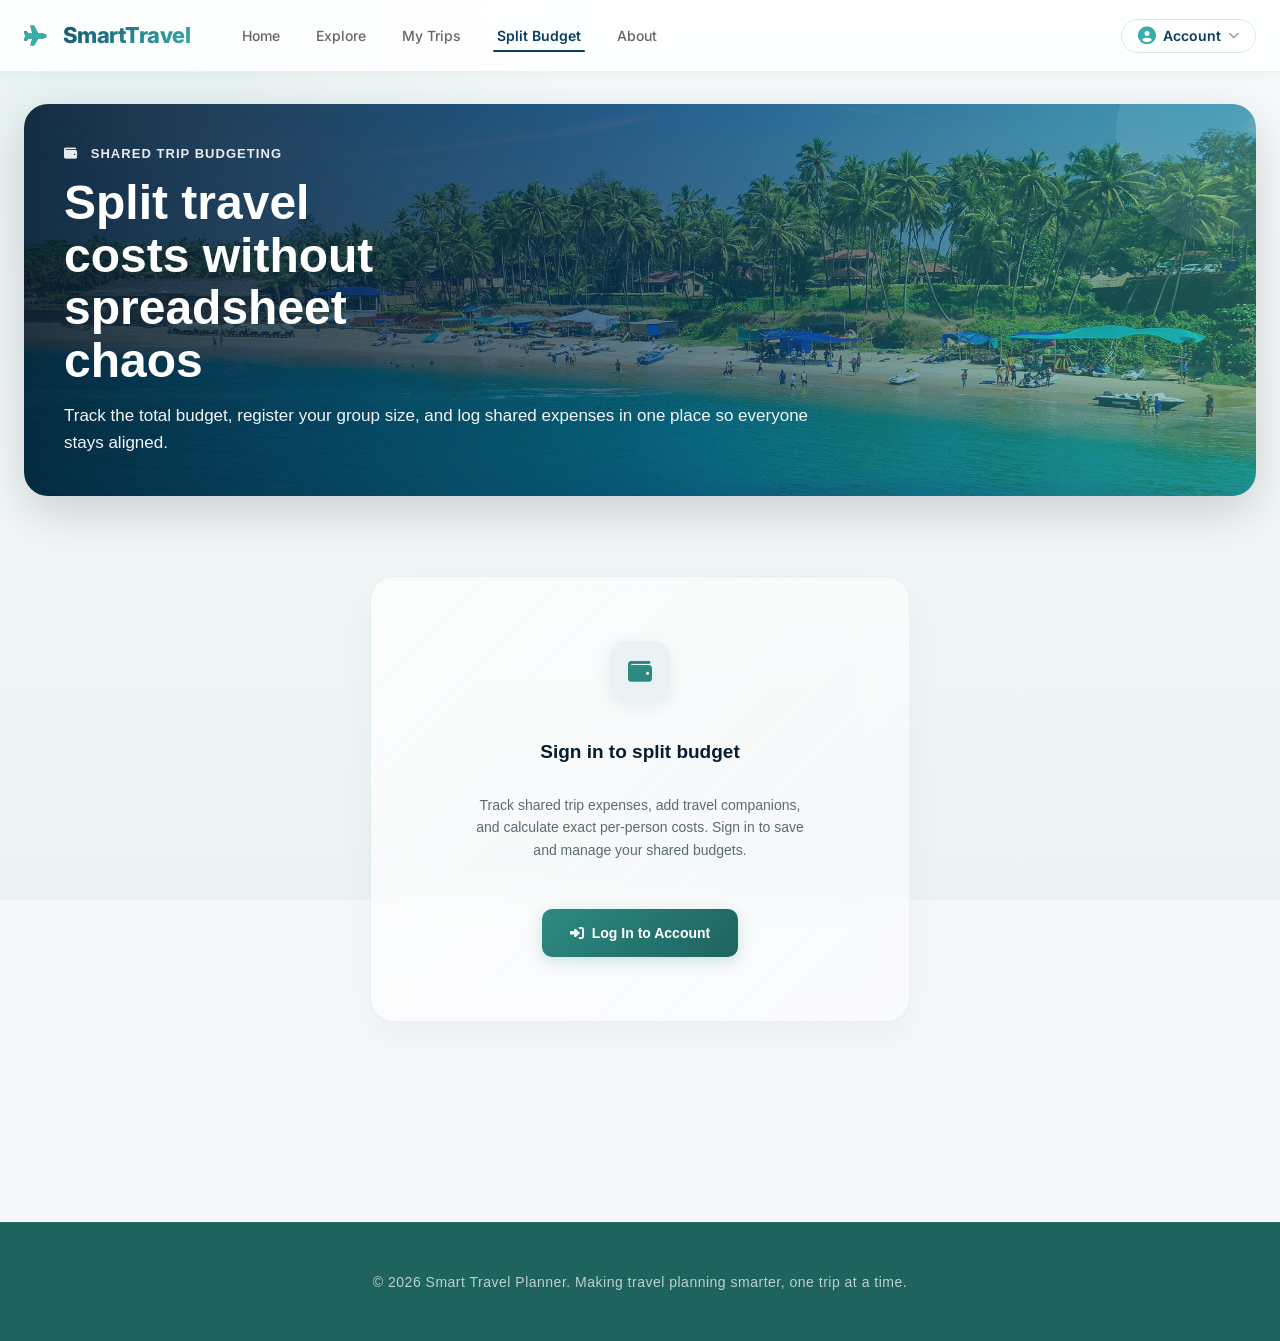
<file: Frontend/pages/group.html>
<!DOCTYPE html>
<html lang="en">
<head>
    <meta charset="UTF-8">
    <meta name="viewport" content="width=device-width, initial-scale=1.0">
    <title>SmartTravel | Split Budget</title>
    <link rel="stylesheet" href="https://cdnjs.cloudflare.com/ajax/libs/font-awesome/6.4.0/css/all.min.css">
    <link rel="stylesheet" href="../css/design-tokens.css">
    <link rel="stylesheet" href="../css/utilities.css">
    <link rel="stylesheet" href="../css/components.css">
<link rel="stylesheet" href="../css/navbar.css">
    <link rel="stylesheet" href="../css/itinerary.css">
    <link rel="stylesheet" href="../css/planner.css">
</head>
<body>

    <!-- Navbar will be injected by navbar.js -->
    <nav class="navbar"></nav>
    <script type="module" src="../js/navbar.js"></script>

<section class="group-hero">
    <div class="group-hero-content">
        <p class="group-eyebrow"><i class="fas fa-wallet"></i> Shared trip budgeting</p>
        <h1>Split travel costs without spreadsheet chaos</h1>
        <p class="group-hero-copy">Track the total budget, register your group size, and log shared expenses in one place so everyone stays aligned.</p>
    </div>
</section>

<section class="group-page">
    <div class="group-layout">
        <div class="group-main">
            <div class="group-panel">
                <div class="section-heading">
                    <h2><i class="fas fa-coins"></i> Budget Setup</h2>
                    <p>Set the overall trip budget before you start adding costs.</p>
                </div>
                <div class="group-form-row">
                    <div class="field field-inline">
                        <label for="budgetInput" class="field-label">Total trip budget</label>
                        <input type="number" id="budgetInput" placeholder="Enter total budget" class="input-modern" min="1" step="100">
                    </div>
                    <button class="btn group-btn group-primary-btn" onclick="setBudget()"><i class="fas fa-sparkles"></i> Save Budget</button>
                </div>
                <p class="group-help">Enter the total amount once, then add members and expenses below.</p>
            </div>

            <div class="group-panel">
                <div class="section-heading">
                    <h2><i class="fas fa-users"></i> Group Members</h2>
                    <p>Choose the number of travelers and add names for faster cost sharing.</p>
                </div>
                <div class="field">
                    <label for="memberCount" class="field-label">Number of people</label>
                    <select id="memberCount" class="input-modern" onchange="generateMemberInputs()">
                        <option value="">Select group size</option>
                        <option value="1">1</option>
                        <option value="2">2</option>
                        <option value="3">3</option>
                        <option value="4">4</option>
                        <option value="5">5</option>
                        <option value="6">6</option>
                    </select>
                </div>
                <div id="memberInputs" class="member-inputs"></div>
            </div>

            <div class="group-panel">
                <div class="section-heading">
                    <h2><i class="fas fa-receipt"></i> Add Expense</h2>
                    <p>Record shared costs as you go. The summary updates automatically.</p>
                </div>
                <div class="group-form-grid">
                    <div class="field">
                        <label for="expenseName" class="field-label">Expense name</label>
                        <input type="text" id="expenseName" placeholder="Hotel, taxi, food, tickets" class="input-modern" maxlength="60">
                    </div>
                    <div class="field">
                        <label for="expenseAmount" class="field-label">Amount</label>
                        <input type="number" id="expenseAmount" placeholder="Enter amount" class="input-modern" min="1" step="1">
                    </div>
                </div>
                <button class="btn group-btn group-primary-btn" onclick="addExpense()"><i class="fas fa-plus"></i> Add Expense</button>
            </div>
        </div>

        <aside class="group-sidebar">
            <div class="group-summary-card">
                <div class="section-heading compact">
                    <h2><i class="fas fa-chart-pie"></i> Budget Summary</h2>
                    <p>Live snapshot of your trip finances.</p>
                </div>
                <div class="group-chip-row">
                    <span class="group-chip">Group size: <strong id="selectedGroupSize">1</strong></span>
                    <span class="group-chip">Expenses: <strong id="expenseCount">0</strong></span>
                </div>
                <div class="summary-grid">
                    <div class="summary-item">
                        <span>Total budget</span>
                        <strong>&#8377; <span id="totalBudget">0</span></strong>
                    </div>
                    <div class="summary-item">
                        <span>Total spent</span>
                        <strong>&#8377; <span id="totalSpent">0</span></strong>
                    </div>
                    <div class="summary-item">
                        <span>Remaining total</span>
                        <strong>&#8377; <span id="remaining">0</span></strong>
                    </div>
                    <div class="summary-item highlight">
                        <span>Budget per person</span>
                        <strong>&#8377; <span id="perPersonBudget">0</span></strong>
                    </div>
                    <div class="summary-item">
                        <span>Remaining per person</span>
                        <strong>&#8377; <span id="perPersonRemaining">0</span></strong>
                    </div>
                    <div class="summary-item">
                        <span>Spent per person</span>
                        <strong>&#8377; <span id="perPersonSpent">0</span></strong>
                    </div>
                </div>
            </div>

            <div class="group-tip-card expense-log-card">
                <h3><i class="fas fa-list"></i> Recent Expenses</h3>
                <div id="expenseList" class="expense-list empty-state">No expenses added yet.</div>
            </div>

            <div class="group-tip-card">
                <h3><i class="fas fa-lightbulb"></i> Quick Tip</h3>
                <p>Add members first, then record each shared cost. That keeps the per-person split accurate as your trip plan changes.</p>
            </div>
        </aside>
    </div>
</section>
<footer class="footer">
    <p>&copy; 2026 Smart Travel Planner. Making travel planning smarter, one trip at a time.</p>
</footer>
<script src="../js/utils.js"></script>
    <script src="../js/config.js"></script>
    <script src="../js/api.js"></script>
    <script src="../js/auth.js"></script>

    <script src="../js/group.js"></script>
</body>
</html>
</file>
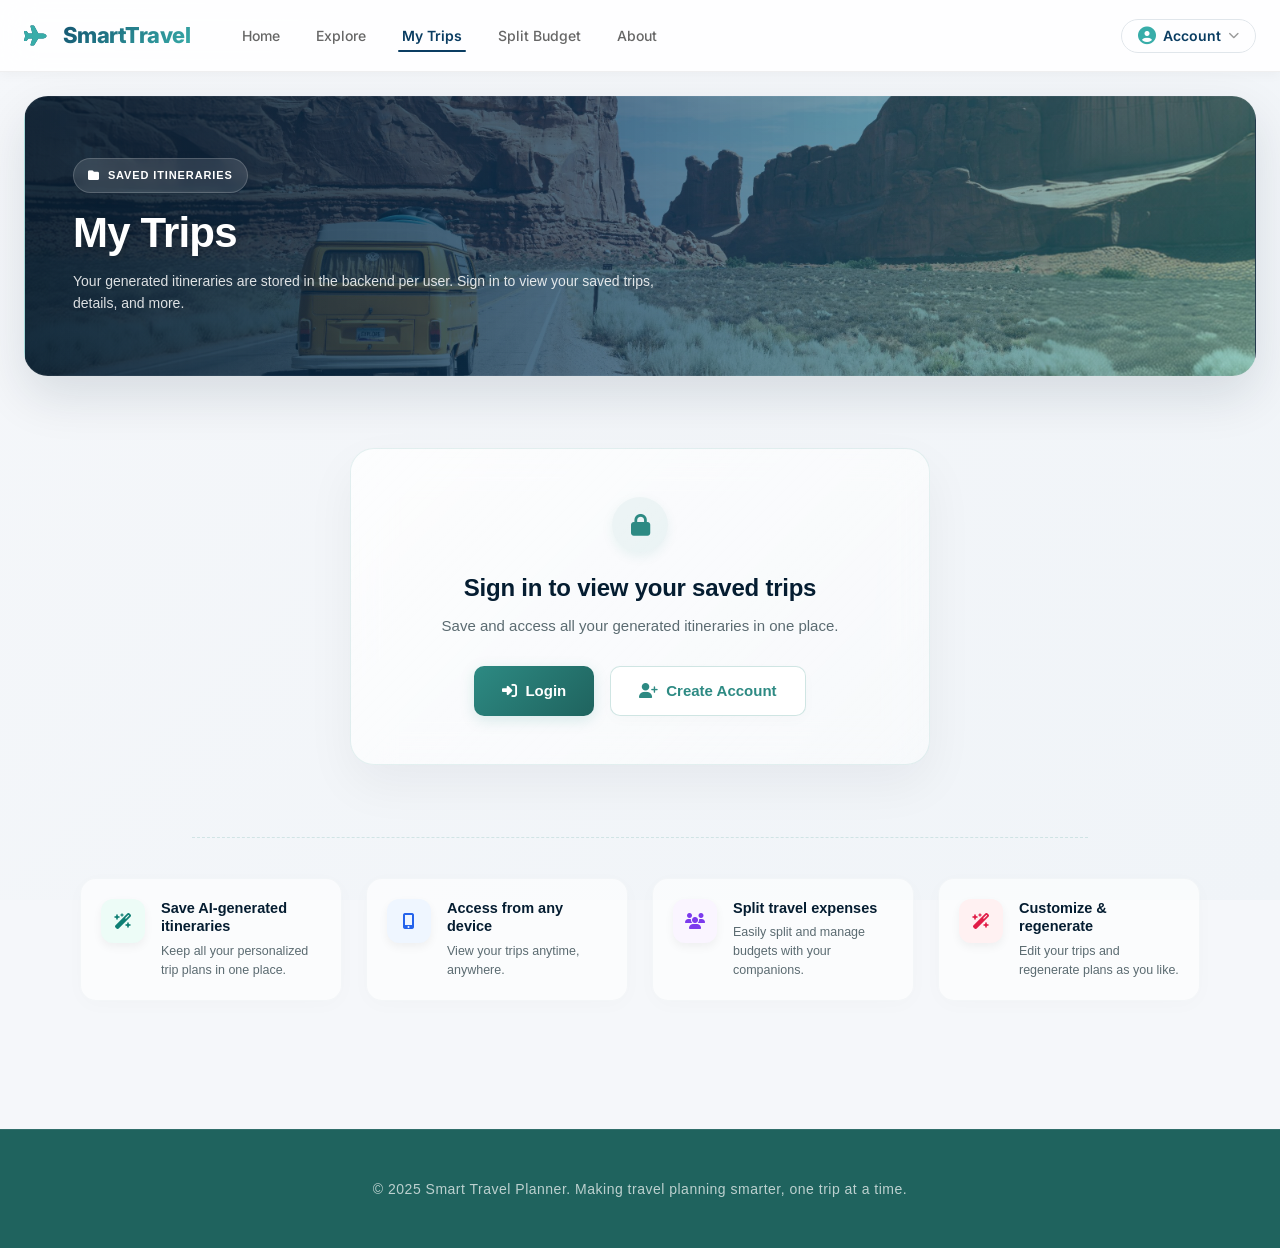
<file: Frontend/pages/itinerary.html>
<!DOCTYPE html>
<html lang="en">
<head>
    <meta charset="UTF-8">
    <meta name="viewport" content="width=device-width, initial-scale=1.0">
    <title>SmartTravel – My Trips</title>
    <link href="https://fonts.googleapis.com/css2?family=Outfit:wght@400;600;700;800&display=swap" rel="stylesheet">
    <link rel="stylesheet" href="https://cdnjs.cloudflare.com/ajax/libs/font-awesome/6.4.0/css/all.min.css">
    <link rel="stylesheet" href="../css/design-tokens.css">
    <link rel="stylesheet" href="../css/utilities.css">
    <link rel="stylesheet" href="../css/components.css">
    <link rel="stylesheet" href="../css/navbar.css">
    <link rel="stylesheet" href="../css/itinerary.css">
    <meta name="description" content="SmartTravel – Manage your saved travel itineraries in one place.">
</head>
<body>
    <!-- Navigation -->
    <nav class="navbar"></nav>
    <script type="module" src="../js/navbar.js"></script>

    <!-- Hero Banner -->
    <section class="itinerary-hero itinerary-hero-compact">
        <div class="hero-content itinerary-hero-content">
            <div class="itinerary-hero-copy">
                <p class="itinerary-eyebrow"><i class="fas fa-folder-open"></i> SAVED TRIPS</p>
                <h1 class="place-title">My Trips</h1>
                <p class="hero-description">Your generated itineraries are stored in the backend per user. Open any saved trip to see the full day‑by‑day plan, AI recommendations, maps, and export options.</p>
            </div>
            <div class="itinerary-hero-actions">
                <a href="planner.html?newTrip=1" class="btn itinerary-hero-btn"><i class="fas fa-wand-magic-sparkles"></i> Create New Trip</a>
            </div>
        </div>
    </section>

    <!-- Saved Itineraries Section -->
    <section class="saved-itineraries container" style="margin-top: 40px; margin-bottom: 60px;">
        <div class="itinerary-section-header">
            <h2 class="section-heading">Your Saved Itineraries</h2>
            <div class="itinerary-controls">
                <div class="search-box-wrapper">
                    <i class="fas fa-search search-icon"></i>
                    <input type="text" class="search-box" id="trip-search-input" placeholder="Search your trips..." oninput="filterSavedTrips()" />
                </div>
                <div class="view-toggle">
                    <button class="toggle-btn grid-active" id="grid-view"><i class="fas fa-th-large"></i></button>
                    <button class="toggle-btn" id="list-view"><i class="fas fa-list"></i></button>
                </div>
            </div>
        </div>

        <!-- Output Grid for Saved Trips -->
        <div class="itinerary-grid" id="saved-trips-output"></div>

        <!-- Centered Empty State -->
        <div class="itinerary-empty-container hidden" id="empty-state">
            <div class="itinerary-empty-icon-wrap">
                <i class="fas fa-suitcase"></i>
            </div>
            <h3>No trips yet?</h3>
            <p>Start exploring amazing destinations and create your first itinerary.</p>
            <div class="itinerary-empty-actions">
                <a href="planner.html?newTrip=1" class="btn btn-primary"><i class="fas fa-plus"></i> Create New Trip</a>
            </div>
        </div>
    </section>

    <!-- Footer -->
    <footer class="footer">
        <p>&copy; 2025 Smart Travel Planner. Making travel planning smarter, one trip at a time.</p>
    </footer>

    <script src="../js/utils.js"></script>
    <script src="../js/config.js"></script>
    <script src="../js/api.js"></script>
    <script src="../js/auth.js"></script>
    <script src="../js/itinerary.js"></script>
</body>
</html>
</file>
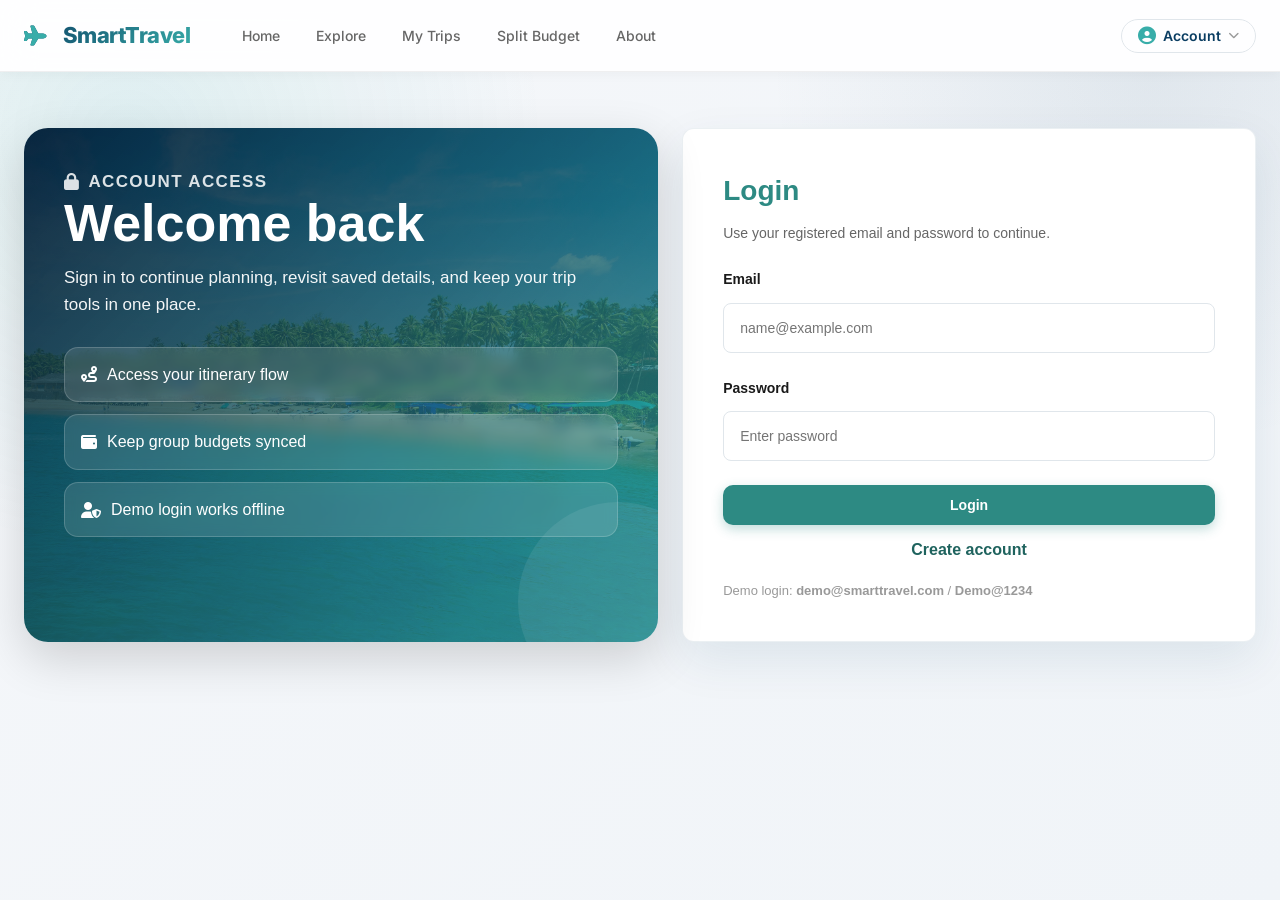
<file: Frontend/pages/login.html>
<!DOCTYPE html>
<html lang="en">
<head>
    <meta charset="UTF-8">
    <meta name="viewport" content="width=device-width, initial-scale=1.0">
    <title>SmartTravel | Login</title>
    <link rel="stylesheet" href="https://cdnjs.cloudflare.com/ajax/libs/font-awesome/6.4.0/css/all.min.css">
    <link rel="stylesheet" href="../css/design-tokens.css">
    <link rel="stylesheet" href="../css/utilities.css">
    <link rel="stylesheet" href="../css/components.css">
    <link rel="stylesheet" href="../css/navbar.css">
    <link rel="stylesheet" href="../css/auth.css">
</head>
<body>

    <!-- Navbar will be injected by navbar.js -->
    <nav class="navbar"></nav>
    <script type="module" src="../js/navbar.js"></script>

<section class="auth-page">
    <div class="auth-layout">
        <div class="auth-copy">
            <p class="auth-eyebrow"><i class="fas fa-lock"></i> Account access</p>
            <h1>Welcome back</h1>
            <p>Sign in to continue planning, revisit saved details, and keep your trip tools in one place.</p>
            <div class="auth-highlights">
                <div class="auth-highlight"><i class="fas fa-route"></i> Access your itinerary flow</div>
                <div class="auth-highlight"><i class="fas fa-wallet"></i> Keep group budgets synced</div>
                <div class="auth-highlight"><i class="fas fa-user-shield"></i> Demo login works offline</div>
            </div>
        </div>

        <div class="planner-form auth-card">
            <h2 class="auth-title">Login</h2>
            <p class="auth-subtitle">Use your registered email and password to continue.</p>

            <div class="field">
                <label for="loginEmail" class="field-label">Email</label>
                <input id="loginEmail" type="email" placeholder="name@example.com" class="input-modern" autocomplete="email">
            </div>

            <div class="field">
                <label for="loginPassword" class="field-label">Password</label>
                <input id="loginPassword" type="password" placeholder="Enter password" class="input-modern" autocomplete="current-password">
            </div>

            <div class="auth-actions">
                <button type="button" class="btn btn-primary auth-btn" onclick="login()">Login</button>
                <a href="register.html" class="auth-link">Create account</a>
            </div>

            <p class="auth-note">
                Demo login: <strong>demo@smarttravel.com</strong> / <strong>Demo@1234</strong>
            </p>
        </div>
    </div>
</section>

<script src="../js/utils.js"></script>
    <script src="../js/config.js"></script>
    <script src="../js/api.js"></script>
    <script src="../js/auth.js"></script>
</body>
</html>
</file>
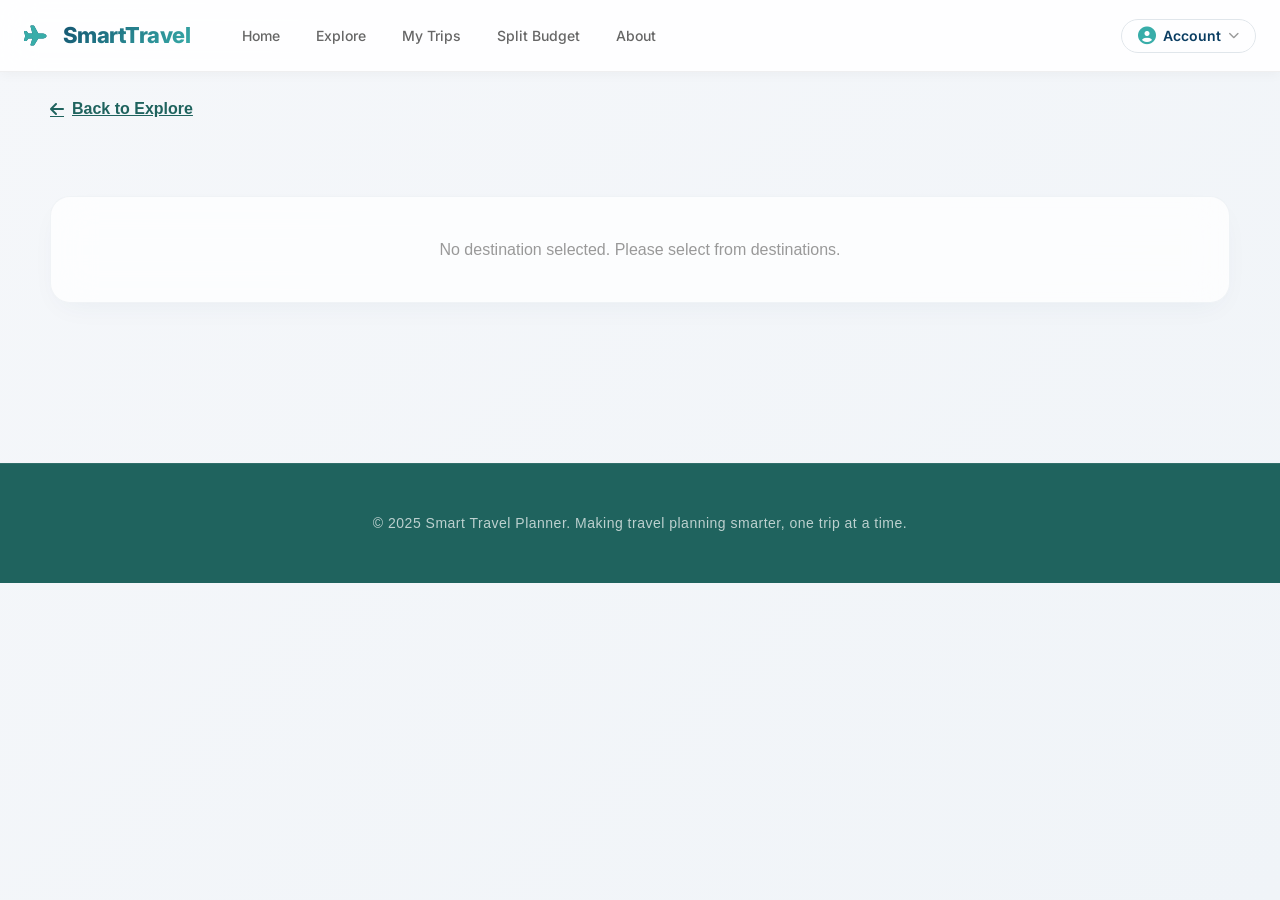
<file: Frontend/pages/place.html>
<!DOCTYPE html>
<html lang="en">
<head>
    <meta charset="UTF-8">
    <meta name="viewport" content="width=device-width, initial-scale=1.0">
    <title>SmartTravel | Destination Details</title>
    <link rel="stylesheet" href="https://cdnjs.cloudflare.com/ajax/libs/font-awesome/6.4.0/css/all.min.css">
    <link rel="stylesheet" href="../css/design-tokens.css">
    <link rel="stylesheet" href="../css/utilities.css">
    <link rel="stylesheet" href="../css/components.css">
    <link rel="stylesheet" href="../css/navbar.css">
    <link rel="stylesheet" href="../css/itinerary.css">
    <link rel="stylesheet" href="../css/home.css">
</head>
<body>
    <!-- Navbar will be injected by navbar.js -->
    <nav class="navbar"></nav>
    <script type="module" src="../js/navbar.js"></script>

    <main class="place-detail-page">
        <a href="destinations.html" class="place-return"><i class="fas fa-arrow-left"></i> Back to Explore</a>
        <div id="place-live-insights" class="itinerary-insights-shell">
            <div class="itinerary-empty card">
                <h3>No destination selected</h3>
                <p>Choose a place from Explore to see its photos and itinerary.</p>
            </div>
        </div>
    </main>

    <footer class="footer">
        <p>&copy; 2025 Smart Travel Planner. Making travel planning smarter, one trip at a time.</p>
    </footer>

    <script src="../js/utils.js"></script>
    <script src="../js/config.js"></script>
    <script src="../js/api.js"></script>
    <script src="../js/auth.js"></script>
    
    <script src="../js/home.js"></script>
</body>
</html>
</file>
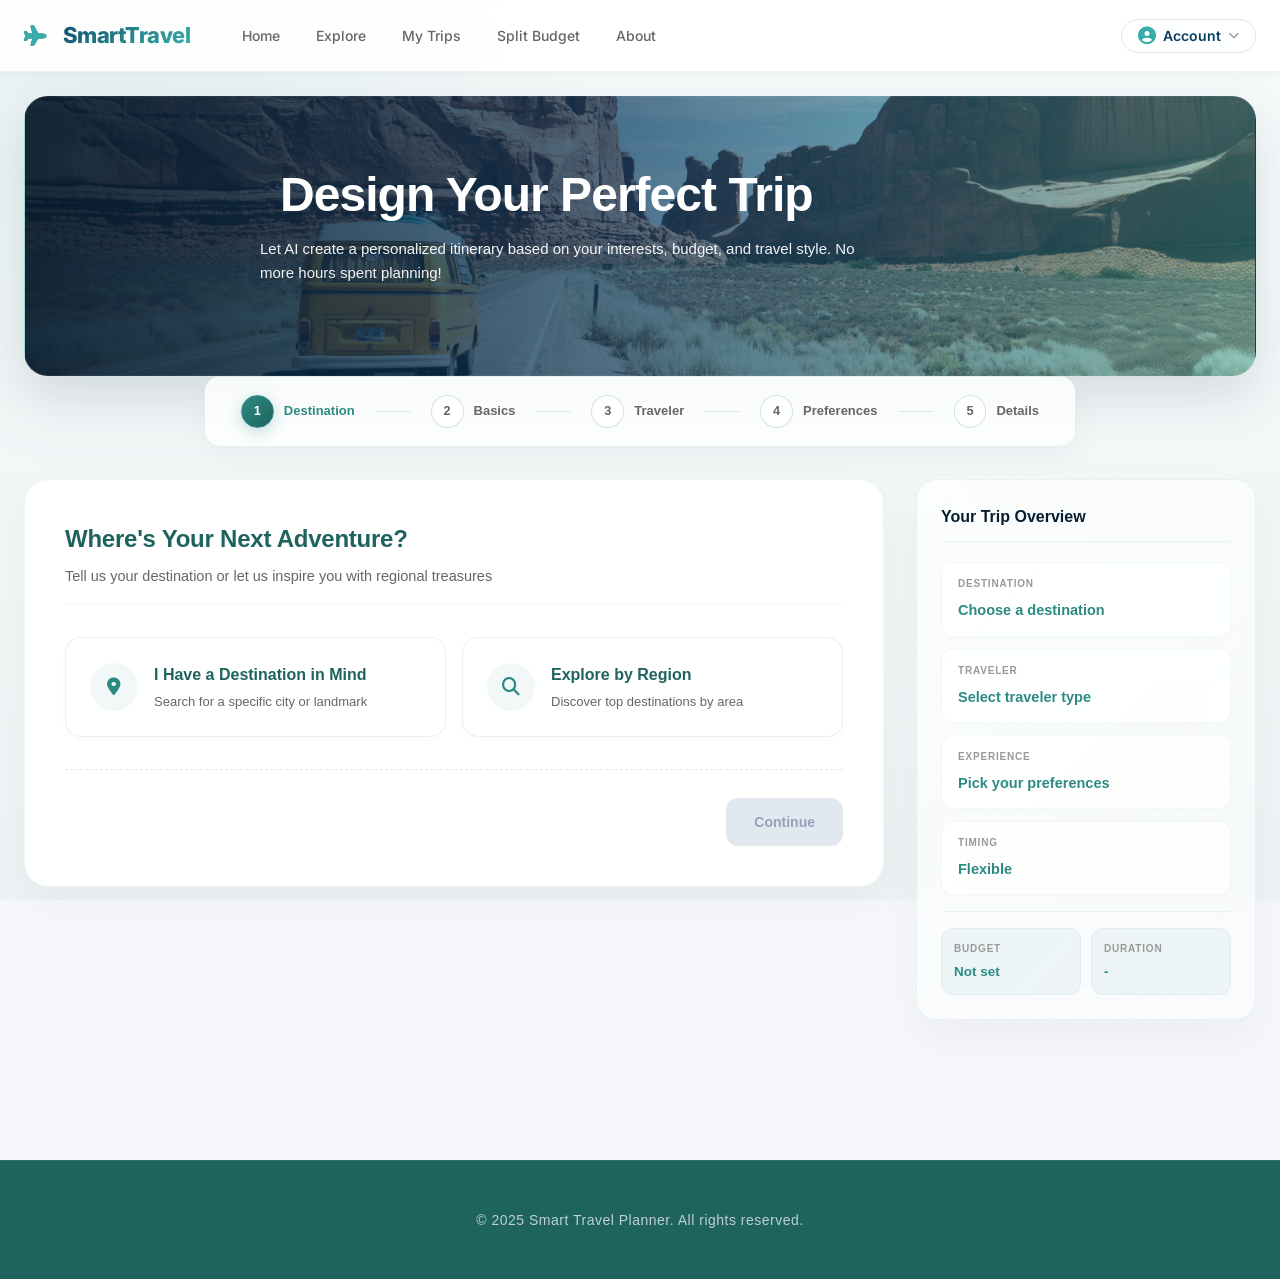
<file: Frontend/pages/planner.html>
<!DOCTYPE html>
<html lang="en">
<head>
    <meta charset="UTF-8">
    <meta name="viewport" content="width=device-width, initial-scale=1.0">
    <title>SmartTravel | Plan Trip</title>
    <link rel="stylesheet" href="https://cdnjs.cloudflare.com/ajax/libs/font-awesome/6.4.0/css/all.min.css">
    <link rel="stylesheet" href="../css/design-tokens.css">
    <link rel="stylesheet" href="../css/utilities.css">
    <link rel="stylesheet" href="../css/components.css">
    <link rel="stylesheet" href="../css/navbar.css">
    <link rel="stylesheet" href="../css/planner.css">
</head>
<body>
    <!-- Navigation -->
    <!-- Navbar will be injected by navbar.js -->
    <nav class="navbar"></nav>
    <script type="module" src="../js/navbar.js"></script>

    <!-- Hero Section -->
    <div class="planner-hero">
        <div class="hero-content">
            <h1><i class="fas fa-sparkles"></i> Design Your Perfect Trip</h1>
            <p>Let AI create a personalized itinerary based on your interests, budget, and travel style. No more hours spent planning!</p>
        </div>
    </div>

    <!-- Main Planner -->
    <div class="planner-wrapper">
        <!-- Progress Stepper -->
        <div class="stepper-horizontal">
            <div class="stepper-step active" data-step="1">
                <div class="stepper-circle">1</div>
                <div class="stepper-label">Destination</div>
            </div>
            <div class="stepper-line"></div>
            <div class="stepper-step" data-step="2">
                <div class="stepper-circle">2</div>
                <div class="stepper-label">Basics</div>
            </div>
            <div class="stepper-line"></div>
            <div class="stepper-step" data-step="3">
                <div class="stepper-circle">3</div>
                <div class="stepper-label">Traveler</div>
            </div>
            <div class="stepper-line"></div>
            <div class="stepper-step" data-step="4">
                <div class="stepper-circle">4</div>
                <div class="stepper-label">Preferences</div>
            </div>
            <div class="stepper-line"></div>
            <div class="stepper-step" data-step="5">
                <div class="stepper-circle">5</div>
                <div class="stepper-label">Details</div>
            </div>
        </div>

        <div class="planner-layout">
            <!-- Main Form -->
            <div class="planner-form">
                <!-- ========== STEP 1: DESTINATION ========== -->
                <div class="step-content active" data-step="1">
                    <div class="step-header">
                        <h3 class="step-title">Where's Your Next Adventure?</h3>
                        <p class="step-subtitle">Tell us your destination or let us inspire you with regional treasures</p>
                    </div>

                    <div class="choice-section">
                        <label class="choice-btn" data-choice="known">
                            <div class="choice-icon"><i class="fas fa-location-dot"></i></div>
                            <div class="choice-text">
                                <div class="choice-title">I Have a Destination in Mind</div>
                                <div class="choice-desc">Search for a specific city or landmark</div>
                            </div>
                        </label>
                        <label class="choice-btn" data-choice="unknown">
                            <div class="choice-icon"><i class="fas fa-magnifying-glass"></i></div>
                            <div class="choice-text">
                                <div class="choice-title">Explore by Region</div>
                                <div class="choice-desc">Discover top destinations by area</div>
                            </div>
                        </label>
                    </div>

                    <!-- BRANCH A: Known Destination -->
                    <div id="branchKnown" class="branch-section" style="display: none;">
                        <div class="field">
                            <label for="destinationCity" class="field-label">Where are you headed?</label>
                            <input type="text" id="destinationCity" placeholder="Try: Jaipur, Goa, Kerala..." class="input-modern">
                        </div>
                    </div>

                    <!-- BRANCH B: Unknown Destination -->
                    <div id="branchUnknown" class="branch-section" style="display: none;">
                        <div class="field">
                            <label class="field-label">Choose a Region to Explore</label>
                            <div class="region-grid">
                                <button type="button" class="region-card" data-region="North">
                                    <div class="region-icon"><i class="fas fa-mountain"></i></div>
                                    <div class="region-name">Northern India</div>
                                </button>
                                <button type="button" class="region-card" data-region="South">
                                    <div class="region-icon"><i class="fas fa-umbrella-beach"></i></div>
                                    <div class="region-name">Southern India</div>
                                </button>
                                <button type="button" class="region-card" data-region="East">
                                    <div class="region-icon"><i class="fas fa-mountain-sun"></i></div>
                                    <div class="region-name">Eastern India</div>
                                </button>
                                <button type="button" class="region-card" data-region="West">
                                    <div class="region-icon"><i class="fas fa-water"></i></div>
                                    <div class="region-name">Western India</div>
                                </button>
                            </div>
                        </div>

                        <!-- Suggested Places Grid -->
                        <div id="suggestedPlaces" class="suggested-section" style="display: none;">
                            <div class="field">
                                <label class="field-label">Must-Visit Destinations in This Region</label>
                                <div id="placesContainer" class="places-grid"></div>
                            </div>
                            <button type="button" id="autoSuggestBtn" class="btn-suggest">Get AI Recommendations</button>
                            <div id="aiRecommendationsResult" class="ai-recommendations-container" style="display: none;"></div>
                        </div>
                    </div>

                    <!-- Navigation -->
                    <div class="step-actions">
                        <button type="button" id="nextStep1" class="btn-primary" disabled>Continue</button>
                    </div>
                </div>

                <!-- ========== STEP 2: BASICS ========== -->
                <div class="step-content" data-step="2">
                    <div class="step-header">
                        <h3 class="step-title">When and How Much?</h3>
                        <p class="step-subtitle">Set your trip length and budget to find perfect accommodations and experiences</p>
                    </div>

                    <div class="form-grid">
                        <div class="field">
                            <label for="days" class="field-label">How long will you travel?</label>
                            <select id="days" class="input-modern" required>
                                <option value="">Select trip length</option>
                                <option value="1to2">Long weekend (1-2 days)</option>
                                <option value="3to4">Short getaway (3-4 days)</option>
                                <option value="5to6">Week-long adventure (5-6 days)</option>
                                <option value="7plus">Extended exploration (7+ days)</option>
                            </select>
                        </div>

                        <div class="field">
                            <label for="budgetLevel" class="field-label">What's your daily spending comfort level?</label>
                            <select id="budgetLevel" class="input-modern" required>
                                <option value="">Choose your budget</option>
                                <option value="budget">Budget Traveler (&#8377;1k-2k/day)</option>
                                <option value="midrange">Comfortable Explorer (&#8377;2k-3.5k/day)</option>
                                <option value="premium">Premium Experience (&#8377;4k-8k/day)</option>
                                <option value="luxury">Luxury Adventure (&#8377;10k+/day)</option>
                            </select>
                        </div>
                    </div>

                    <div class="step-actions">
                        <button type="button" class="btn-secondary" onclick="goToStep(1)">Back</button>
                        <button type="button" id="nextStep2" class="btn-primary">Continue</button>
                    </div>
                </div>

                <!-- ========== STEP 3: TRAVELLER TYPE ========== -->
                <div class="step-content" data-step="3">
                    <div class="step-header">
                        <h3 class="step-title">Who's Traveling?</h3>
                        <p class="step-subtitle">Select your travel group type for tailored recommendations</p>
                    </div>

                    <div class="field">
                        <label class="field-label">What describes your group best?</label>
                        <div class="traveller-grid">
                            <button type="button" class="traveller-card" data-traveller="solo">
                                <div class="traveller-emoji"><i class="fas fa-user"></i></div>
                                <div class="traveller-name">Solo Traveler</div>
                                <div class="traveller-desc">Independent journey</div>
                            </button>
                            <button type="button" class="traveller-card" data-traveller="couple">
                                <div class="traveller-emoji"><i class="fas fa-user-friends"></i></div>
                                <div class="traveller-name">Couple</div>
                                <div class="traveller-desc">Two travelers</div>
                            </button>
                            <button type="button" class="traveller-card" data-traveller="family">
                                <div class="traveller-emoji"><i class="fas fa-users"></i></div>
                                <div class="traveller-name">Family Trip</div>
                                <div class="traveller-desc">With children/elders</div>
                            </button>
                            <button type="button" class="traveller-card" data-traveller="friends">
                                <div class="traveller-emoji"><i class="fas fa-user-friends"></i></div>
                                <div class="traveller-name">Friend Group</div>
                                <div class="traveller-desc">Adventure squad</div>
                            </button>
                        </div>
                    </div>

                    <!-- Group Size (conditional) -->
                    <div id="groupSizeSection" style="display: none;" class="field">
                        <label for="groupSize" class="field-label">How many people are in your group?</label>
                        <input type="number" id="groupSize" min="2" max="50" placeholder="Enter number" class="input-modern">
                    </div>

                    <div class="step-actions">
                        <button type="button" class="btn-secondary" onclick="goToStep(2)">Back</button>
                        <button type="button" id="nextStep3" class="btn-primary" disabled>Continue</button>
                    </div>
                </div>

                <!-- ========== STEP 4: STYLE + MOOD ========== -->
                <div class="step-content" data-step="4">
                    <div class="step-header">
                        <h3 class="step-title">What's Your Travel Vibe?</h3>
                        <p class="step-subtitle">Pick your preferred experiences and travel atmosphere</p>
                    </div>

                    <!-- Travel Styles -->
                    <div class="style-section">
                        <h4 class="subsection-title">How do you like to explore?</h4>
                        <div class="option-grid">
                            <button type="button" class="option-card" data-type="style" data-value="beach">
                                <div class="card-icon"><i class="fas fa-water"></i></div>
                                <div class="card-label">Beach</div>
                            </button>
                            <button type="button" class="option-card" data-type="style" data-value="mountains">
                                <div class="card-icon"><i class="fas fa-mountain"></i></div>
                                <div class="card-label">Mountains</div>
                            </button>
                            <button type="button" class="option-card" data-type="style" data-value="city">
                                <div class="card-icon"><i class="fas fa-city"></i></div>
                                <div class="card-label">Urban</div>
                            </button>
                            <button type="button" class="option-card" data-type="style" data-value="adventure">
                                <div class="card-icon"><i class="fas fa-bullseye"></i></div>
                                <div class="card-label">Adventure</div>
                            </button>
                            <button type="button" class="option-card" data-type="style" data-value="spiritual">
                                <div class="card-icon"><i class="fas fa-om"></i></div>
                                <div class="card-label">Spiritual</div>
                            </button>
                            <button type="button" class="option-card" data-type="style" data-value="wildlife">
                                <div class="card-icon"><i class="fas fa-leaf"></i></div>
                                <div class="card-label">Wildlife</div>
                            </button>
                            <button type="button" class="option-card" data-type="style" data-value="food">
                                <div class="card-icon"><i class="fas fa-utensils"></i></div>
                                <div class="card-label">Culinary</div>
                            </button>
                            <button type="button" class="option-card" data-type="style" data-value="cultural">
                                <div class="card-icon"><i class="fas fa-palette"></i></div>
                                <div class="card-label">Cultural</div>
                            </button>
                        </div>
                    </div>

                    <!-- Mood -->
                    <div class="mood-section">
                        <h4 class="subsection-title">What energy level are you looking for?</h4>
                        <div class="option-grid">
                            <button type="button" class="option-card" data-type="mood" data-value="relaxed">
                                <div class="card-icon"><i class="fas fa-spa"></i></div>
                                <div class="card-label">Relaxed</div>
                            </button>
                            <button type="button" class="option-card" data-type="mood" data-value="explorative">
                                <div class="card-icon"><i class="fas fa-magnifying-glass"></i></div>
                                <div class="card-label">Exploratory</div>
                            </button>
                            <button type="button" class="option-card" data-type="mood" data-value="romantic">
                                <div class="card-icon"><i class="fas fa-heart"></i></div>
                                <div class="card-label">Romantic</div>
                            </button>
                            <button type="button" class="option-card" data-type="mood" data-value="adventure">
                                <div class="card-icon"><i class="fas fa-bolt"></i></div>
                                <div class="card-label">Thrilling</div>
                            </button>
                            <button type="button" class="option-card" data-type="mood" data-value="offbeat">
                                <div class="card-icon"><i class="fas fa-theater-masks"></i></div>
                                <div class="card-label">Unique</div>
                            </button>
                            <button type="button" class="option-card" data-type="mood" data-value="social">
                                <div class="card-icon"><i class="fas fa-users"></i></div>
                                <div class="card-label">Social</div>
                            </button>
                        </div>
                    </div>

                    <!-- Selected Chips -->
                    <div id="selectedChips" class="chips-container"></div>

                    <div class="step-actions">
                        <button type="button" class="btn-secondary" onclick="goToStep(3)">Back</button>
                        <button type="button" id="nextStep4" class="btn-primary">Continue</button>
                    </div>
                </div>

                <!-- ========== STEP 5: WHEN & AI ========== -->
                <div class="step-content" data-step="5">
                    <div class="step-header">
                        <h3 class="step-title">Fine-Tune Your Perfect Itinerary</h3>
                        <p class="step-subtitle">Choose your ideal season and let AI add the magic touches</p>
                    </div>

                    <!-- Season / Festival Choice -->
                    <div class="field">
                        <label class="field-label">When would you like to visit?</label>
                        <div class="choice-row">
                            <label class="radio-label">
                                <input type="radio" name="filterBy" value="season" checked> Choose by Season
                            </label>
                            <label class="radio-label">
                                <input type="radio" name="filterBy" value="festival"> Choose by Festival
                            </label>
                        </div>
                    </div>

                    <!-- Season Select -->
                    <div id="seasonSection" class="field">
                        <label for="season" class="field-label">Select your preferred travel season</label>
                        <select id="season" class="input-modern">
                            <option value="">Choose season</option>
                            <option value="summer">Summer bliss (Mar-May)</option>
                            <option value="monsoon">Monsoon magic (Jun-Sep)</option>
                            <option value="winter">Winter charm (Oct-Feb)</option>
                        </select>
                    </div>

                    <!-- Festival Select (hidden) -->
                    <div id="festivalSection" class="field" style="display: none;">
                        <label for="festival" class="field-label">Select your preferred festival</label>
                        <select id="festival" class="input-modern">
                            <option value="">Choose festival</option>
                            <option value="diwali">Diwali - Festival of Lights (Oct-Nov)</option>
                            <option value="holi">Holi - Colors of Joy (Mar)</option>
                            <option value="navratri">Navratri - Divine Celebration (Sep-Oct)</option>
                            <option value="Christmas">Christmas in India (Dec)</option>
                            <option value="pongal">Pongal - Harvest Festival (Jan)</option>
                        </select>
                    </div>

                    <!-- AI Enhancements -->
                    <div class="ai-section">
                        <h4 class="subsection-title">Personalization Options</h4>
                        <div class="enhancement-options">
                            <label class="checkbox-label">
                                <input type="checkbox" name="aiEnhance" value="hiddenGems"> Uncover Hidden Treasures
                                <span class="label-desc">Lesser-known but amazing spots</span>
                            </label>
                            <label class="checkbox-label">
                                <input type="checkbox" name="aiEnhance" value="avoidCrowds"> Skip the Tourist Crowds
                                <span class="label-desc">Peaceful and authentic experiences</span>
                            </label>
                            <label class="checkbox-label">
                                <input type="checkbox" name="aiEnhance" value="localExp"> Connect with Locals
                                <span class="label-desc">Authentic cultural immersion</span>
                            </label>
                            <label class="checkbox-label">
                                <input type="checkbox" name="aiEnhance" value="instaWorthy"> Capture Stunning Views
                                <span class="label-desc">Breathtaking photo opportunities</span>
                            </label>
                            <label class="checkbox-label special">
                                <input type="checkbox" name="aiEnhance" value="decideAll"> Full AI Customization
                                <span class="label-desc">Let AI craft everything perfectly</span>
                            </label>
                        </div>
                    </div>

                    <div class="step-actions">
                        <button type="button" class="btn-secondary" onclick="goToStep(4)">Back</button>
                        <button type="button" id="submitBtn" class="btn-generate" onclick="generatePlan()">Create My Perfect Itinerary</button>
                    </div>
                </div>
            </div>

            <!-- Right Sidebar Summary -->
            <div class="summary-panel">
                <div class="summary-header">Your Trip Overview</div>
                <div id="summaryContent" class="summary-content">
                    <p style="color: #999; text-align: center;">Fill in the details to build your custom itinerary...</p>
                </div>
                <div class="summary-footer">
                    <div class="summary-stat">
                        <div class="stat-label">Budget</div>
                        <div id="summaryBudget" class="stat-value">Not set</div>
                    </div>
                    <div class="summary-stat">
                        <div class="stat-label">Duration</div>
                        <div id="summaryDays" class="stat-value">-</div>
                    </div>
                </div>
            </div>
        </div>
    </div>

    <!-- Footer -->
    <footer class="footer">
        <p>&copy; 2025 Smart Travel Planner. All rights reserved.</p>
    </footer>

    <!-- Scripts -->
    <script src="../js/utils.js"></script>
    <script src="../js/config.js"></script>
    <script src="../js/api.js"></script>
    <script src="../js/auth.js"></script>
    <script src="../js/planner.js"></script>
</body>
</html>
</file>
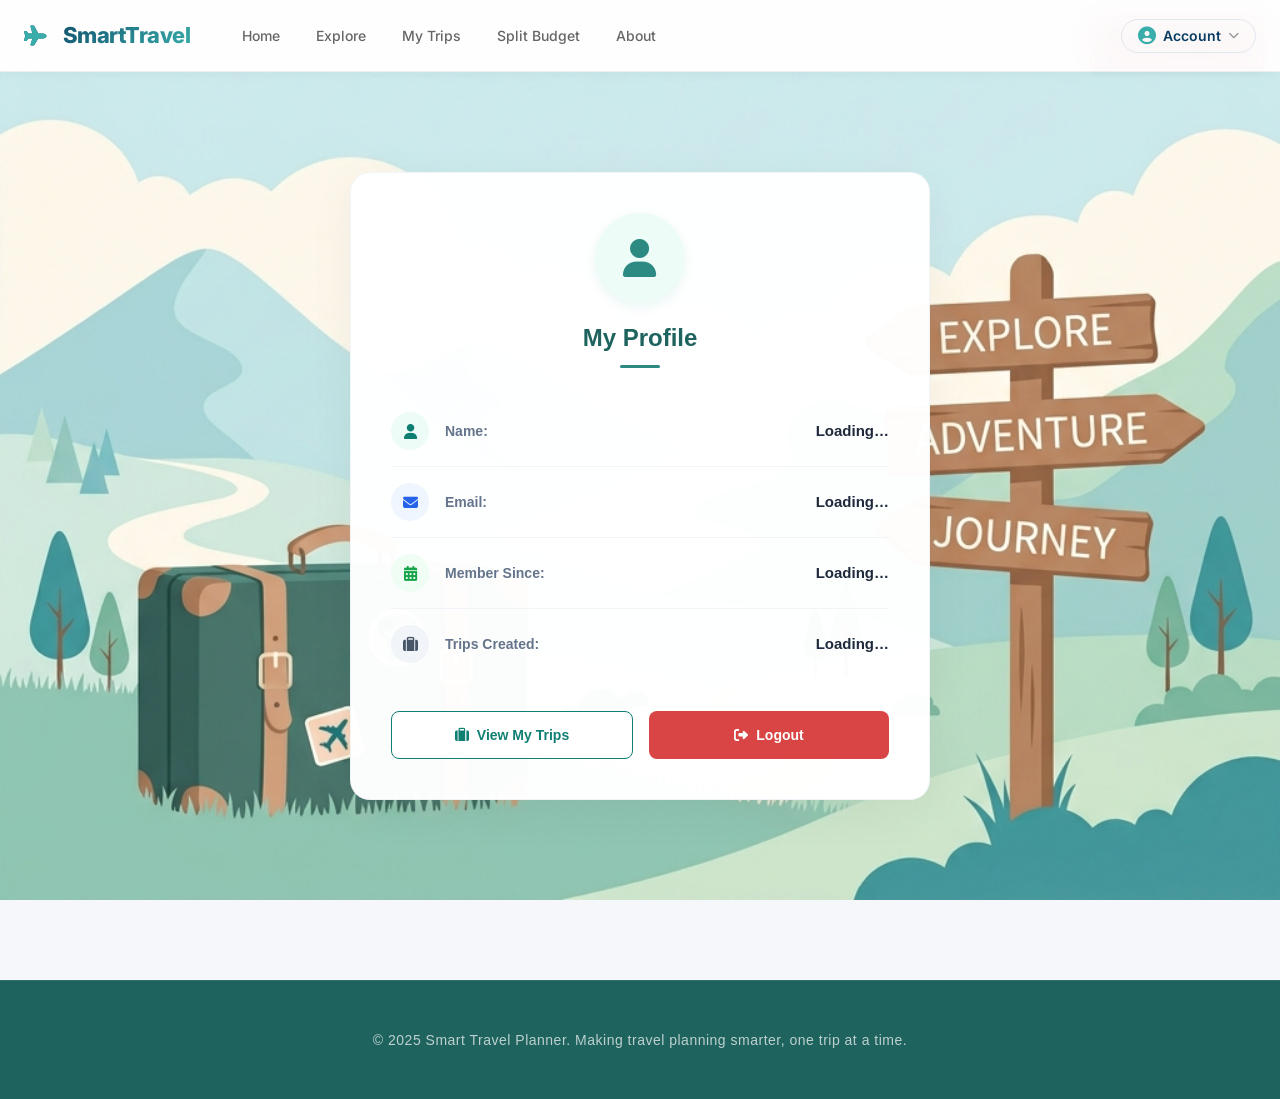
<file: Frontend/pages/profile.html>
<!DOCTYPE html>
<html lang="en">
<head>
    <meta charset="UTF-8">
    <meta name="viewport" content="width=device-width, initial-scale=1.0">
    <title>SmartTravel | Profile</title>
    <link rel="stylesheet" href="https://cdnjs.cloudflare.com/ajax/libs/font-awesome/6.4.0/css/all.min.css">
    <link rel="stylesheet" href="../css/design-tokens.css">
    <link rel="stylesheet" href="../css/utilities.css">
    <link rel="stylesheet" href="../css/components.css">
    <link rel="stylesheet" href="../css/navbar.css">
    <link rel="stylesheet" href="../css/profile.css">
</head>
<body>
    <!-- Navigation (same as index) -->
    <!-- Navbar will be injected by navbar.js -->
    <nav class="navbar"></nav>
    <script type="module" src="../js/navbar.js"></script>

    <main class="profile-page-wrapper">
        <section class="profile-container">
            <div class="profile-card-new">
                
                <!-- Avatar and Header -->
                <div class="profile-header-new">
                    <div class="profile-avatar-new">
                        <i class="fas fa-user"></i>
                    </div>
                    <div class="profile-title-new">
                        <h2>My Profile</h2>
                        <div class="title-underline"></div>
                    </div>
                </div>

                <!-- Info List -->
                <div class="profile-info-list">
                    <div class="profile-info-row">
                        <div class="profile-info-left">
                            <div class="info-icon-badge badge-teal">
                                <i class="fas fa-user"></i>
                            </div>
                            <span class="info-label">Name:</span>
                        </div>
                        <span class="info-value" id="profile-username">Loading…</span>
                    </div>

                    <div class="profile-info-row">
                        <div class="profile-info-left">
                            <div class="info-icon-badge badge-blue">
                                <i class="fas fa-envelope"></i>
                            </div>
                            <span class="info-label">Email:</span>
                        </div>
                        <span class="info-value" id="profile-email">Loading…</span>
                    </div>

                    <div class="profile-info-row">
                        <div class="profile-info-left">
                            <div class="info-icon-badge badge-green">
                                <i class="fas fa-calendar-days"></i>
                            </div>
                            <span class="info-label">Member Since:</span>
                        </div>
                        <span class="info-value" id="profile-created">Loading…</span>
                    </div>

                    <div class="profile-info-row">
                        <div class="profile-info-left">
                            <div class="info-icon-badge badge-grey">
                                <i class="fas fa-suitcase"></i>
                            </div>
                            <span class="info-label">Trips Created:</span>
                        </div>
                        <span class="info-value" id="profile-trips-count">Loading…</span>
                    </div>
                </div>

                <!-- Action Buttons -->
                <div class="profile-actions-new">
                    <a href="itinerary.html" class="btn btn-view-trips">
                        <i class="fas fa-suitcase"></i> View My Trips
                    </a>
                    <button class="btn btn-logout-action" onclick="logout()">
                        <i class="fas fa-right-from-bracket"></i> Logout
                    </button>
                </div>

            </div>
        </section>
    </main>

    <footer class="footer" style="margin-top:40px; text-align:center; color:var(--text-muted);">
        <p>&copy; 2025 Smart Travel Planner. Making travel planning smarter, one trip at a time.</p>
    </footer>

    <script src="../js/utils.js"></script>
    <script src="../js/config.js"></script>
    <script src="../js/api.js"></script>
    <script src="../js/auth.js"></script>
    <script src="../js/profile.js"></script>
</body>
</html>
</file>
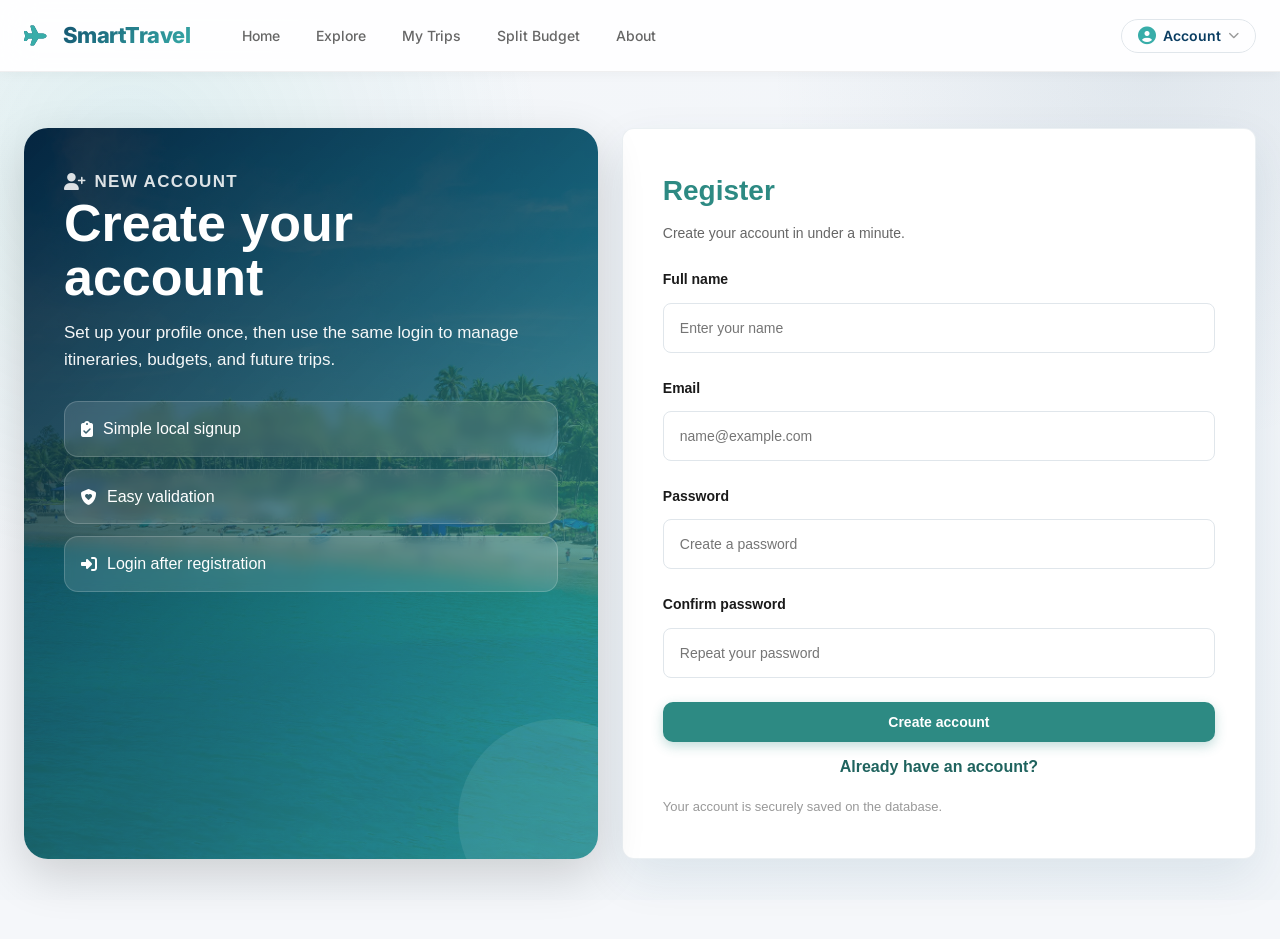
<file: Frontend/pages/register.html>
<!DOCTYPE html>
<html lang="en">
<head>
    <meta charset="UTF-8">
    <meta name="viewport" content="width=device-width, initial-scale=1.0">
    <title>SmartTravel | Register</title>
    <link rel="stylesheet" href="https://cdnjs.cloudflare.com/ajax/libs/font-awesome/6.4.0/css/all.min.css">
    <link rel="stylesheet" href="../css/design-tokens.css">
    <link rel="stylesheet" href="../css/utilities.css">
    <link rel="stylesheet" href="../css/components.css">
    <link rel="stylesheet" href="../css/navbar.css">
    <link rel="stylesheet" href="../css/auth.css">
</head>
<body>

    <!-- Navbar will be injected by navbar.js -->
    <nav class="navbar"></nav>
    <script type="module" src="../js/navbar.js"></script>

<section class="auth-page">
    <div class="auth-layout auth-layout-reverse">
        <div class="auth-copy">
            <p class="auth-eyebrow"><i class="fas fa-user-plus"></i> New account</p>
            <h1>Create your account</h1>
            <p>Set up your profile once, then use the same login to manage itineraries, budgets, and future trips.</p>
            <div class="auth-highlights">
                <div class="auth-highlight"><i class="fas fa-clipboard-check"></i> Simple local signup</div>
                <div class="auth-highlight"><i class="fas fa-shield-heart"></i> Easy validation</div>
                <div class="auth-highlight"><i class="fas fa-right-to-bracket"></i> Login after registration</div>
            </div>
        </div>

        <div class="planner-form auth-card">
            <h2 class="auth-title">Register</h2>
            <p class="auth-subtitle">Create your account in under a minute.</p>

            <div class="field">
                <label for="registerName" class="field-label">Full name</label>
                <input id="registerName" type="text" placeholder="Enter your name" class="input-modern" autocomplete="name">
            </div>

            <div class="field">
                <label for="registerEmail" class="field-label">Email</label>
                <input id="registerEmail" type="email" placeholder="name@example.com" class="input-modern" autocomplete="email">
            </div>

            <div class="field">
                <label for="registerPassword" class="field-label">Password</label>
                <input id="registerPassword" type="password" placeholder="Create a password" class="input-modern" autocomplete="new-password">
            </div>

            <div class="field">
                <label for="registerConfirmPassword" class="field-label">Confirm password</label>
                <input id="registerConfirmPassword" type="password" placeholder="Repeat your password" class="input-modern" autocomplete="new-password">
            </div>

            <div class="auth-actions">
                <button type="button" class="btn btn-primary auth-btn" onclick="register()">Create account</button>
                <a href="login.html" class="auth-link">Already have an account?</a>
            </div>

            <p class="auth-note">
                Your account is securely saved on the database.
            </p>
        </div>
    </div>
</section>

<script src="../js/utils.js"></script>
    <script src="../js/config.js"></script>
    <script src="../js/api.js"></script>
    <script src="../js/auth.js"></script>
</body>
</html>
</file>
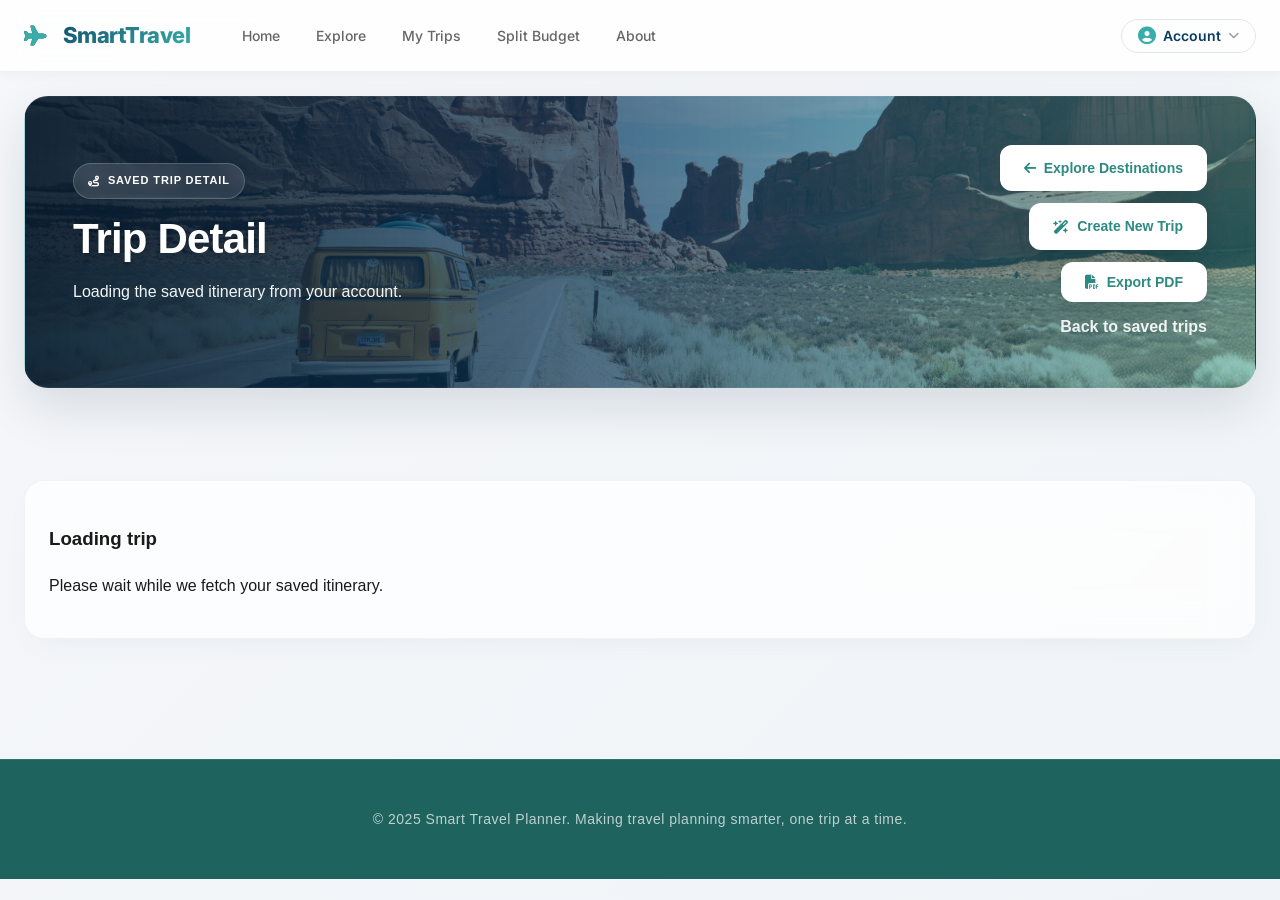
<file: Frontend/pages/trip-detail.html>
<!DOCTYPE html>
<html lang="en">

<head>
    <meta charset="UTF-8">
    <meta name="viewport" content="width=device-width, initial-scale=1.0">
    <title>SmartTravel | Trip Detail</title>
    <link rel="stylesheet" href="https://cdnjs.cloudflare.com/ajax/libs/font-awesome/6.4.0/css/all.min.css">
    <link rel="stylesheet" href="../css/design-tokens.css">
    <link rel="stylesheet" href="../css/utilities.css">
    <link rel="stylesheet" href="../css/components.css">
    <link rel="stylesheet" href="../css/navbar.css">

    <link rel="stylesheet" href="../css/itinerary.css">
</head>

<body>
    <!-- Navbar will be injected by navbar.js -->
    <nav class="navbar"></nav>
    <script type="module" src="../js/navbar.js"></script>

    <section class="itinerary-hero itinerary-hero-compact">
        <div class="hero-content itinerary-hero-content">
            <div class="itinerary-hero-copy">
                <p class="itinerary-eyebrow"><i class="fas fa-route"></i> Saved trip detail</p>
                <h1 id="tripDetailTitle">Trip Detail</h1>
                <p id="tripDetailSubtitle">Loading the saved itinerary from your account.</p>
                <div id="itinerary-weather-badge" style="margin-top: 12px;"></div>
            </div>
            <div class="itinerary-hero-actions">
                <a href="destinations.html" class="btn btn-secondary itinerary-hero-btn"><i
                        class="fas fa-arrow-left"></i> Explore Destinations</a>
                <a href="planner.html?newTrip=1" class="btn itinerary-hero-btn"><i
                        class="fas fa-wand-magic-sparkles"></i> Create New Trip</a>
                <button id="exportPdfBtn" class="btn btn-secondary itinerary-hero-btn" onclick="exportItineraryPdf()"><i
                        class="fas fa-file-pdf"></i> Export PDF</button>
                <a href="itinerary.html" class="itinerary-ghost-link">Back to saved trips</a>
            </div>
        </div>
    </section>

    <section class="planner-section itinerary-section-shell">
        <!-- <div class="itinerary-output-header box itinerary-center">
             <h3 class="itinerary-output-title"><i class="fas fa-route"></i> Final Trip Plan</h3>
            <p class="itinerary-output-desc">Open the detailed itinerary below, including AI suggestions, travel notes, maps, and live insights.</p> 
        </div> -->

        <div id="itinerary-output" class="itinerary-output-shell">
            <div class="itinerary-empty card">
                <h3>Loading trip</h3>
                <p>Please wait while we fetch your saved itinerary.</p>
            </div>
        </div>
    </section>

    <footer class="footer">
        <p>&copy; 2025 Smart Travel Planner. Making travel planning smarter, one trip at a time.</p>
    </footer>

    <script src="../js/utils.js"></script>
    <script src="../js/config.js"></script>
    <script src="../js/api.js"></script>
    <script src="../js/auth.js"></script>

    <script src="../js/itinerary.js"></script>
</body>

</html>
</file>
<file: Frontend/css/design-tokens.css>
/* ========== SMART TRAVEL - MASTER DESIGN TOKENS ========== */
:root {
    /* Core Brand Colors (Teal Palette) */
    --primary: #2d8a83;
    --primary-dark: #1f635e;
    --primary-light: rgba(45, 138, 131, 0.1);
    --accent: #2d8a83;
    --accent-light: rgba(45, 138, 131, 0.15);
    --accent-dark: #1f635e;

    /* Semantic Text Colors */
    --text-dark: #1a1a1a;
    --text-light: #666666;
    --text-muted: #999999;

    /* Backgrounds */
    --bg-light: #f5f7fa;
    --bg-white: #ffffff;
    --surface: var(--bg-white);
    --border-light: #e0e6eb;

    /* Glassmorphism Styles */
    --glass-bg: rgba(255, 255, 255, 0.75);
    --glass-border: rgba(255, 255, 255, 0.3);

    /* Spacing Scales */
    --spacing-xs: 4px;
    --spacing-sm: 8px;
    --spacing-md: 16px;
    --spacing-lg: 24px;
    --spacing-xl: 32px;

    /* Border Radii (Default scale) */
    --radius-sm: 4px;
    --radius-md: 8px;
    --radius-lg: 12px;

    /* Shadows */
    --shadow-sm: 0 2px 8px rgba(0, 0, 0, 0.08);
    --shadow-md: 0 8px 24px rgba(0, 0, 0, 0.12);
    --shadow-lg: 0 16px 48px rgba(0, 0, 0, 0.16);
    --shadow-glass: 0 8px 32px rgba(0, 0, 0, 0.1);

    /* Animation Transitions */
    --transition: all 0.3s cubic-bezier(0.4, 0, 0.2, 1);

    /* Typography */
    --font-primary: 'Inter', -apple-system, BlinkMacSystemFont, 'Segoe UI', Roboto, sans-serif;
    --font-size-base: 16px;
    --line-height-base: 1.6;
}

/* Global Reset & Base styling */
* {
    box-sizing: border-box;
}

html, body {
    margin: 0;
    padding: 0;
    font-family: var(--font-primary);
    font-size: var(--font-size-base);
    line-height: var(--line-height-base);
    color: var(--text-dark);
    background: var(--bg-light);
}

.hidden {
    display: none !important;
}
</file>
<file: Frontend/css/utilities.css>
/* ========== SMART TRAVEL PLANNER - MODERN GLASSMORPHISM DESIGN ========== */

/* Core design variables are loaded from design-tokens.css */

.hidden {
    display: none !important;
}

* {
    box-sizing: border-box;
}

html,
body {
    height: 100%;
    margin: 0;
    padding: 0;
}

body {
    font-family: -apple-system, BlinkMacSystemFont, 'Segoe UI', Roboto, 'Helvetica Neue', Arial, sans-serif;
    color: var(--text-dark);
    background: linear-gradient(135deg, var(--bg-light) 0%, #f0f4f8 100%);
    line-height: 1.6;
    min-height: 100vh;
}

/* ========== ICONS (FONT AWESOME) ========== */
i,
.fa {
    font-size: inherit;
    color: inherit;
}

.logo i {
    margin-right: 8px;
    color: var(--accent);
    font-size: 20px;
}

h1 i,
h2 i,
h3 i {
    margin-right: 8px;
    color: var(--accent);
}

.filter-btn i {
    margin-right: 6px;
    font-size: 14px;
}

.destination-card p i {
    margin-right: 6px;
    color: var(--accent);
    min-width: 16px;
    display: inline-block;
}

@keyframes fadeIn {
    from {
        opacity: 0;
        transform: translateY(10px);
    }

    to {
        opacity: 1;
        transform: translateY(0);
    }
}

/* ========== SITE-WIDE CONSISTENCY PASS ========== */
.page-hero {
    width: min(1280px, calc(100% - 48px));
    margin: 24px auto 48px;
    min-height: 360px;
    display: grid;
    align-items: center;
    padding: 80px 64px;
    color: white;
    background:
        linear-gradient(90deg, rgba(5, 29, 49, 0.9), rgba(10, 61, 98, 0.68), rgba(56, 173, 169, 0.48)),
        url("../assets/images/ladakh.jpg") center / cover;
    position: relative;
    overflow: hidden;
    border-radius: 24px;
    box-shadow: 0 20px 50px rgba(5, 29, 49, 0.15);
}

.explore-page-hero {
    background:
        linear-gradient(90deg, rgba(5, 29, 49, 0.9), rgba(10, 61, 98, 0.66), rgba(56, 173, 169, 0.42)),
        url("../assets/images/mathura.jpg") center / cover;
}

.about-page-hero {
    background:
        linear-gradient(90deg, rgba(5, 29, 49, 0.9), rgba(10, 61, 98, 0.68), rgba(56, 173, 169, 0.45)),
        url("../assets/images/rishikesh.jpg") center / cover;
}

.contact-page-hero {
    background:
        linear-gradient(90deg, rgba(5, 29, 49, 0.9), rgba(10, 61, 98, 0.66), rgba(56, 173, 169, 0.42)),
        url("../assets/images/mumbai.jpg") center / cover;
}

.place-page-hero {
    background:
        linear-gradient(90deg, rgba(5, 29, 49, 0.9), rgba(10, 61, 98, 0.66), rgba(56, 173, 169, 0.42)),
        url("../assets/images/darjeeling.jpg") center / cover;
}

.page-hero-content {
    width: min(1180px, 100%);
    margin: 0 auto;
}

.page-eyebrow {
    display: inline-flex;
    align-items: center;
    gap: 8px;
    margin: 0 0 14px;
    padding: 9px 12px;
    border-radius: 999px;
    background: rgba(255, 255, 255, 0.14);
    border: 1px solid rgba(255, 255, 255, 0.18);
    font-size: 12px;
    font-weight: 800;
    text-transform: uppercase;
    letter-spacing: 0.08em;
}

.page-hero h1 {
    max-width: 840px;
    margin: 0 0 14px;
    color: white;
    font-size: clamp(36px, 5vw, 64px);
    line-height: 1.02;
}

.page-hero p:not(.page-eyebrow) {
    max-width: 680px;
    margin: 0;
    color: rgba(255, 255, 255, 0.92);
    font-size: 18px;
    line-height: 1.7;
}

.content-page {
    width: min(1180px, calc(100% - 48px));
    margin: 0 auto;
    padding: 42px 0 74px;
}

.content-grid {
    display: grid;
    gap: 18px;
    margin-bottom: 18px;
}

.two-column {
    grid-template-columns: 1.2fr 0.8fr;
}

.three-column {
    grid-template-columns: repeat(3, minmax(0, 1fr));
}

.content-card {
    background: var(--surface);
    border: 1px solid rgba(10, 61, 98, 0.08);
    border-radius: var(--radius-lg);
    padding: 26px;
    box-shadow: 0 18px 44px rgba(10, 61, 98, 0.08);
}

.content-card-featured {
    background: linear-gradient(180deg, rgba(56, 173, 169, 0.12), rgba(255, 255, 255, 0.94));
}

.content-card h2,
.content-card h3 {
    margin: 0 0 10px;
    color: var(--primary);
}

.content-card p {
    margin: 0;
    color: var(--text-light);
    line-height: 1.7;
}

.content-wide {
    margin-top: 18px;
}

.about-list {
    display: grid;
    grid-template-columns: repeat(2, minmax(0, 1fr));
    gap: 14px;
    margin-top: 18px;
}

.about-list p {
    padding: 14px;
    border-radius: var(--radius-md);
    background: rgba(10, 61, 98, 0.04);
}

.contact-layout {
    display: grid;
    grid-template-columns: minmax(0, 1fr) 340px;
    gap: 22px;
    align-items: start;
}

.contact-form textarea.input-modern {
    min-height: 150px;
    resize: vertical;
}

.btn-solid {
    width: fit-content;
    border: 0;
    background: linear-gradient(135deg, var(--primary) 0%, var(--accent-dark) 100%);
    color: white;
}

.btn-solid:hover {
    color: white;
    background: linear-gradient(135deg, var(--primary-dark) 0%, var(--accent-dark) 100%);
}

.form-status {
    display: none;
    padding: 12px;
    border-radius: var(--radius-sm);
    text-align: center;
}

.contact-sidebar {
    display: grid;
    gap: 14px;
}

.destinations {
    padding-top: 54px;
}

.explore-section-header {
    display: grid;
    justify-items: center;
    gap: 12px;
    width: min(1180px, 100%);
    margin: 0 auto 18px;
    text-align: center;
}

.explore-section-header .page-eyebrow {
    margin: 0;
    color: var(--primary);
    background: rgba(56, 173, 169, 0.12);
    border-color: rgba(56, 173, 169, 0.2);
}

.explore-section-header h2 {
    margin: 0;
    color: var(--primary);
    font-size: clamp(26px, 3vw, 36px);
    line-height: 1.05;
    text-align: center;
}

.filter-container {
    position: sticky;
    top: 64px;
    z-index: 50;
    width: fit-content;
    max-width: 100%;
    margin-inline: auto;
    padding: 10px;
    border-radius: var(--radius-lg);
    background: rgba(255, 255, 255, 0.9);
    border: 1px solid rgba(10, 61, 98, 0.08);
    box-shadow: 0 12px 28px rgba(10, 61, 98, 0.08);
    -webkit-backdrop-filter: blur(14px);
    backdrop-filter: blur(14px);
}

.filter-btn {
    border-radius: var(--radius-sm);
    border-color: transparent;
}

.destination-grid {
    grid-template-columns: repeat(auto-fill, minmax(250px, 1fr));
    align-items: stretch;
    gap: 12px;
}

.destination-card {
    min-height: 210px;
    border-radius: var(--radius-lg);
    border: 1px solid rgba(10, 61, 98, 0.08);
    background: var(--surface);
    box-shadow: 0 14px 34px rgba(10, 61, 98, 0.08);
    overflow: hidden;
}

.destination-card:hover {
    transform: translateY(-4px);
}

.destination-card img {
    width: 100%;
    height: 100px;
    aspect-ratio: 1 / 1;
    object-fit: cover;
    object-position: center;
    flex-shrink: 0;
}

.destination-card h3 {
    font-size: 13px;
    margin-top: 8px;
    margin-bottom: 2px;
}

.destination-card p {
    min-height: 24px;
    margin-bottom: 4px;
    line-height: 1.3;
    font-size: 10px;
}

.destination-card span,
.destination-card .price {
    display: block;
    margin-top: auto;
    margin: 0 8px 8px;
    color: var(--accent-dark);
    font-weight: 800;
    line-height: 1.3;
    font-size: 11px;
}

.auth-page {
    background:
        radial-gradient(circle at 10% 10%, rgba(56, 173, 169, 0.12), transparent 26rem),
        radial-gradient(circle at 90% 0%, rgba(10, 61, 98, 0.08), transparent 24rem);
}

.auth-btn {
    width: 100%;
    border: 0;
    background: linear-gradient(135deg, var(--primary) 0%, var(--accent-dark) 100%);
    color: white;
    box-shadow: 0 16px 34px rgba(10, 61, 98, 0.18);
}

.auth-btn:hover {
    color: white;
    background: linear-gradient(135deg, var(--primary-dark) 0%, var(--accent-dark) 100%);
}

.summary-item strong {
    white-space: nowrap;
}

.auth-copy,
.group-hero-content {
    background:
        linear-gradient(90deg, rgba(5, 29, 49, 0.88), rgba(10, 61, 98, 0.66), rgba(56, 173, 169, 0.48)),
        url("../assets/images/goa.jpg") center / cover;
}

.group-hero-content {
    border-radius: var(--radius-lg);
}

.group-panel,
.group-summary-card,
.group-tip-card {
    border-radius: var(--radius-lg);
    border: 1px solid rgba(10, 61, 98, 0.08);
    background: var(--surface);
}

@media (max-width: 960px) {

    .two-column,
    .three-column,
    .contact-layout,
    .about-list {
        grid-template-columns: 1fr;
    }

    .filter-container {
        position: static;
        width: 100%;
    }

    .explore-section-header {
        display: grid;
        justify-items: start;
    }

    .explore-section-header h2 {
        text-align: left;
    }
}

@media (max-width: 640px) {
    .page-hero {
        width: 100% !important;
        margin: 0 0 32px 0 !important;
        border-radius: 0 !important;
        min-height: 300px !important;
        padding: 50px 20px !important;
    }

    .content-page {
        width: calc(100% - 32px);
        padding-top: 28px;
    }

    .content-card {
        padding: 20px;
    }

    .destination-card img {
        height: 200px;
    }

    .btn-solid {
        width: 100%;
    }
}

/* Interest Section */
/* Interest background removed */
</file>
<file: Frontend/css/components.css>
/* ========== CHIPS ========== */
.chips-container {
    display: flex;
    flex-wrap: wrap;
    gap: 8px;
    margin-bottom: 24px;
    min-height: 32px;
}

.chip {
    display: inline-flex;
    align-items: center;
    gap: 8px;
    padding: 8px 12px;
    background: rgba(56, 173, 169, 0.15);
    border: 1px solid var(--accent);
    border-radius: 20px;
    font-size: 13px;
    font-weight: 500;
    color: var(--accent);
}

.chip-remove {
    cursor: pointer;
    font-weight: bold;
    opacity: 0.6;
    transition: opacity 0.2s;
}

.chip-remove:hover {
    opacity: 1;
}

/* ========== CHECKBOXES & RADIO ========== */
.checkbox-label,
.radio-label {
    display: flex;
    align-items: flex-start;
    gap: 12px;
    padding: 12px;
    border-radius: 10px;
    cursor: pointer;
    transition: var(--transition);
    font-size: 14px;
    font-weight: 500;
}

.checkbox-label:hover,
.radio-label:hover {
    background: rgba(56, 173, 169, 0.08);
}

.checkbox-label.special {
    border: 1px solid var(--accent);
    background: rgba(56, 173, 169, 0.1);
}

.checkbox-label input,
.radio-label input {
    margin-top: 2px;
    accent-color: var(--accent);
    cursor: pointer;
}

.label-desc {
    display: block;
    font-size: 12px;
    color: var(--text-light);
    margin-top: 2px;
}

.choice-row {
    display: flex;
    gap: 24px;
    margin-bottom: 24px;
}

/* ========== BUTTONS ========== */
.step-actions {
    display: flex;
    gap: 12px;
    margin-top: 32px;
    justify-content: flex-end;
}

.btn,
.btn-primary,
.btn-secondary,
.btn-generate,
.btn-suggest {
    padding: 12px 24px;
    border: none;
    border-radius: 10px;
    font-size: 14px;
    font-weight: 600;
    cursor: pointer;
    transition: var(--transition);
    text-decoration: none;
    display: inline-flex;
    align-items: center;
    justify-content: center;
    gap: 8px;
}

.btn-primary,
.btn.btn-primary {
    background: var(--accent);
    color: white;
    box-shadow: 0 4px 12px rgba(45, 138, 131, 0.3);
    border: none;
}

.btn-primary:hover:not(:disabled),
.btn.btn-primary:hover:not(:disabled) {
    background: var(--accent-dark);
    box-shadow: 0 6px 16px rgba(45, 138, 131, 0.4);
    transform: translateY(-2px);
    color: white;
}

.btn-primary:disabled,
.btn.btn-primary:disabled {
    background: var(--border-light);
    color: var(--text-muted);
    cursor: not-allowed;
    box-shadow: none;
    border: none;
}

.btn-secondary,
.btn.btn-secondary {
    background: white;
    color: var(--text-light);
    border: 1px solid var(--border-light);
}

.btn-secondary:hover,
.btn.btn-secondary:hover {
    border-color: var(--accent);
    color: var(--accent);
    box-shadow: var(--shadow-md);
    background: white;
}

.btn-generate {
    background: linear-gradient(135deg, var(--primary) 0%, var(--primary-light) 100%);
    color: white;
    width: 100%;
    padding: 14px;
    font-size: 16px;
    font-weight: 700;
    box-shadow: 0 6px 20px rgba(10, 61, 98, 0.3);
}

.btn-generate:hover {
    transform: translateY(-2px);
    box-shadow: 0 8px 24px rgba(10, 61, 98, 0.4);
}

.btn-suggest {
    background: rgba(56, 173, 169, 0.2);
    color: var(--accent);
    border: 1px solid var(--accent);
    width: 100%;
}

.btn-suggest:hover {
    background: rgba(56, 173, 169, 0.3);
}

/* ========== FOOTER ========== */
footer.footer,
.footer {
    background: linear-gradient(180deg, var(--primary-dark) 0%, var(--primary-dark) 100%) !important;
    color: rgba(255, 255, 255, 0.7) !important;
    text-align: center;
    padding: 48px 24px !important;
    margin-top: 80px !important;
    border-top: 1px solid rgba(255, 255, 255, 0.08) !important;
}

footer.footer p,
.footer p {
    margin: 0;
    font-size: 14px;
    letter-spacing: 0.5px;
    line-height: 1.6;
}

@media (max-width: 768px) {
    .planner-wrapper {
        padding: 24px 16px;
    }
    
    .planner-form {
        padding: 20px;
    }
    
    .choice-section,
    .region-grid,
    .traveller-grid,
    .places-grid {
        grid-template-columns: 1fr;
    }
    
    .option-grid {
        grid-template-columns: repeat(auto-fill, minmax(100px, 1fr));
    }
    
    .step-actions {
        flex-direction: column-reverse;
    }
    
    .btn-primary,
    .btn-secondary,
    .btn-generate {
        width: 100%;
    }
    
    .step-title {
        font-size: 22px;
    }
}

/* ========== FEATURE ICONS ========== */
.feature-icon {
    width: 48px;
    height: 48px;
    display: grid;
    place-items: center;
    margin-bottom: 16px;
    border-radius: var(--radius-md, 12px);
    background: rgba(56, 173, 169, 0.12);
    color: var(--accent-dark, #2d8a83);
    font-size: 19px;
}

/* ========== BUTTON DANGER ========== */
.btn-danger,
.btn.btn-danger {
    background: #e74c3c;
    color: white;
    box-shadow: 0 4px 12px rgba(231, 76, 60, 0.25);
    border: none;
}

.btn-danger:hover:not(:disabled),
.btn.btn-danger:hover:not(:disabled) {
    background: #c0392b;
    box-shadow: 0 6px 16px rgba(231, 76, 60, 0.35);
    transform: translateY(-2px);
    color: white;
}

.btn-danger:disabled,
.btn.btn-danger:disabled {
    background: var(--border-light);
    color: var(--text-muted);
    cursor: not-allowed;
    box-shadow: none;
    border: none;
}

/* ========== ABOUT PAGE PREMIUM STYLES ========== */
.about-page-hero {
    background: linear-gradient(135deg, rgba(10, 61, 98, 0.9) 0%, rgba(56, 173, 169, 0.7) 100%),
                url("../assets/images/rishikesh.jpg") center/cover no-repeat;
    padding: 100px 24px;
    text-align: center;
    border-bottom: 3px solid var(--accent);
}

.about-page-hero h1 {
    font-size: clamp(36px, 6vw, 56px);
    font-weight: 800;
    max-width: 900px;
    margin: 0 auto 20px;
    line-height: 1.15;
    text-shadow: 0 4px 12px rgba(0, 0, 0, 0.15);
}

.about-page-hero p:not(.page-eyebrow) {
    font-size: clamp(16px, 2vw, 20px);
    max-width: 750px;
    margin: 0 auto;
    color: rgba(255, 255, 255, 0.95);
    line-height: 1.8;
}

/* Redesigned content-card */
.content-card {
    background: rgba(255, 255, 255, 0.7);
    -webkit-backdrop-filter: blur(16px);
    backdrop-filter: blur(16px);
    border: 1px solid var(--glass-border);
    border-radius: 20px;
    padding: 32px;
    box-shadow: 0 10px 30px rgba(10, 61, 98, 0.05);
    transition: var(--transition);
}

.content-card:hover {
    transform: translateY(-5px);
    box-shadow: 0 15px 35px rgba(10, 61, 98, 0.1);
    border-color: rgba(56, 173, 169, 0.3);
}

.content-card-featured {
    background: linear-gradient(145deg, rgba(56, 173, 169, 0.15), rgba(255, 255, 255, 0.8));
    border: 1px solid rgba(56, 173, 169, 0.25);
}

/* Feature Icon animations */
.content-card .feature-icon {
    width: 56px;
    height: 56px;
    background: linear-gradient(135deg, var(--accent-light) 0%, rgba(56, 173, 169, 0.3) 100%);
    color: var(--accent-dark);
    display: grid;
    place-items: center;
    border-radius: 16px;
    font-size: 24px;
    margin-bottom: 24px;
    transition: var(--transition);
}

.content-card:hover .feature-icon {
    transform: rotate(10deg) scale(1.1);
    background: linear-gradient(135deg, var(--accent-dark) 0%, var(--accent) 100%);
    color: white;
}

.about-features-title {
    text-align: center;
    font-size: 32px;
    color: var(--primary);
    margin: 48px 0 24px;
    font-weight: 800;
}

.about-list {
    display: grid;
    grid-template-columns: repeat(auto-fit, minmax(240px, 1fr));
    gap: 20px;
    margin-top: 24px;
}

.about-list-item {
    background: rgba(255, 255, 255, 0.8);
    border: 1px solid rgba(10, 61, 98, 0.06);
    border-radius: 16px;
    padding: 24px;
    display: flex;
    gap: 16px;
    align-items: flex-start;
    transition: var(--transition);
    box-shadow: 0 6px 20px rgba(0, 0, 0, 0.02);
}

.about-list-item:hover {
    transform: translateY(-3px);
    box-shadow: 0 10px 25px rgba(0, 0, 0, 0.05);
    border-color: rgba(56, 173, 169, 0.2);
}

.about-list-item i {
    font-size: 20px;
    color: var(--accent-dark);
    margin-top: 3px;
}

.about-list-item h4 {
    margin: 0 0 6px 0;
    color: var(--primary);
    font-size: 16px;
    font-weight: 700;
}

.about-list-item p {
    margin: 0;
    font-size: 14px;
    color: var(--text-light);
    line-height: 1.6;
}

/* ========== GLOBAL FORM FIELDS & INPUTS ========== */
.field {
    margin-bottom: 24px;
}

.field-label {
    display: block;
    font-size: 14px;
    font-weight: 600;
    color: var(--text-dark);
    margin-bottom: 12px;
}

.input-modern {
    width: 100%;
    min-height: 50px;
    padding: 12px 16px;
    border: 1px solid var(--border-light);
    border-radius: var(--radius-md, 12px);
    font-size: 14px;
    color: var(--text-dark);
    background: white;
    transition: var(--transition);
}

.input-modern:focus {
    outline: none;
    border-color: var(--accent);
    box-shadow: 0 0 0 4px rgba(56, 173, 169, 0.24);
}

/* ========== OUTLINE LIGHT BUTTON ========== */
.btn-outline-light,
.btn.btn-outline-light {
    background: transparent;
    border: 1px solid rgba(255, 255, 255, 0.6);
    color: white;
    box-shadow: none;
}

.btn-outline-light:hover:not(:disabled),
.btn.btn-outline-light:hover:not(:disabled) {
    background: rgba(255, 255, 255, 0.15);
    border-color: white;
    color: white;
    transform: translateY(-2px);
}
</file>
<file: Frontend/css/home.css>
/* ========== HERO SECTION ========== */

.planner-hero {
    height: 100vh;

    background:
        linear-gradient(90deg,
            rgba(5, 18, 33, 0.72) 0%,
            rgba(5, 18, 33, 0.45) 35%,
            rgba(5, 18, 33, 0.12) 70%),
        url("file:///C:/Users/Riya/.gemini/antigravity-ide/brain/e9290ed9-5ee2-468c-ba9f-201f0671155d/mathura_hero_1780010633991.png");

    background-size: cover;
    background-position: center;
    background-repeat: no-repeat;

    color: white;

    position: relative;

    overflow: hidden;

    display: flex;
    align-items: center;
}

/* .planner-hero {
    height: 100vh;

    background:
        linear-gradient(135deg,
            rgba(10, 54, 98, 0.45) 0%,
            rgba(26, 90, 143, 0.25) 50%,
            rgba(56, 173, 169, 0.18) 100%),
        url("../assets/images/ladakh.jpg");


    background-size: cover;
    background-position: center;
    background-repeat: no-repeat;
    color: white;
    text-align: center;
    margin: 0;
    position: relative;
    overflow: hidden;
    display: flex;
    align-items: center;
    justify-content: flex-start;
} */


/* .planner-hero::before {
    content: '';

    position: absolute;
    inset: 0;

    background: rgba(255, 255, 255, 0.04);

    backdrop-filter: blur(4px);
    -webkit-backdrop-filter: blur(4px);

    z-index: 1;
} */

/* .planner-hero::before {
    content: '';
    position: absolute;
    top: -50%;
    right: -10%;
    width: 500px;
    height: 500px;
    backdrop-filter: blur(8px);
    -webkit-backdrop-filter: blur(8px);

    background: rgba(255, 255, 255, 0.05);
    border-radius: 50%;
    z-index: 0;
} */

/* .planner-hero::after {
    content: '';
    position: absolute;
    bottom: -30%;
    left: -5%;
    width: 400px;
    height: 400px;
    background: rgba(255, 255, 255, 0.03);
    border-radius: 50%;
    z-index: 0;
} */

.hero-content {
    position: relative;
    z-index: 2;

    width: 100%;
    max-width: 1400px;

    margin: 0 auto;

    padding-top: 60px;

    display: flex;
    justify-content: flex-start;
    align-items: center;

}

.planner-hero h2 {
    font-size: clamp(40px, 4.5vw, 64px);

    line-height: 1.1;

    margin-bottom: 24px;

    max-width: 700px;

    letter-spacing: -1.5px;
}

.planner-hero p {
    font-size: 20px;

    line-height: 1.6;

    max-width: 850px;

    margin-bottom: 42px;
    text-shadow: 0 4px 18px rgba(0, 0, 0, 0.35);

    opacity: 0.95;
}

/* Hero specific additions for Home page */

.planner-hero .planner-hero-copy {
    max-width: 620px;

    text-align: left;

    color: #fff;

    padding: 0;

    background: transparent;

    backdrop-filter: none;
    -webkit-backdrop-filter: none;

    border: none;

    border-radius: 0;

    box-shadow: none;
}

/* .planner-hero .planner-hero-copy {
    max-width: 760px;

    text-align: left;

    color: #fff;

    padding: 40px 48px;
    transition: all 0.3s ease;
    background: rgba(12, 24, 45, 0.32);
    backdrop-filter: blur(8px);
    -webkit-backdrop-filter: blur(8px);

    border: 1px solid rgba(255, 255, 255, 0.12);

    border-radius: 28px;

    box-shadow:
        0 8px 30px rgba(0, 0, 0, 0.18);
} */

/* .planner-hero .planner-hero-copy {
    max-width: 1100px;

    text-align: left;

    color: #fff;



} */

.hero-badge {
    display: inline-flex;
    align-items: center;
    gap: 10px;

    padding: 14px 22px;

    margin-bottom: 28px;

    background: rgba(255, 255, 255, 0.12);

    backdrop-filter: blur(10px);
    -webkit-backdrop-filter: blur(10px);

    border: 1px solid rgba(255, 255, 255, 0.18);

    border-radius: 999px;

    font-size: 15px;
    font-weight: 600;

    letter-spacing: 1px;

    text-transform: uppercase;
}

.home-primary-btn {
    background: linear-gradient(90deg, var(--accent), var(--primary-light));
    color: white;
    padding: 12px 18px;
    border-radius: 12px;
    font-weight: 700;
    display: inline-flex;
    gap: 10px;
    align-items: center;
    text-decoration: none;
}

.home-secondary-link {
    color: rgba(255, 255, 255, 0.95);
    text-decoration: underline;
    font-weight: 600;
}

.hero-illustration img {
    max-width: 100%;
    height: auto;
    display: block;
}

.planner-hero-stats {
    max-width: 1200px;
    margin: 22px auto 0;
    display: flex;
    gap: 16px;
    justify-content: center;
}

.planner-hero-stats .stat-card {
    background: rgba(255, 255, 255, 0.9);
    padding: 10px 14px;
    border-radius: 10px;
    box-shadow: var(--shadow-sm);
    text-align: center;
}

.planner-hero-stats .stat-card strong {
    display: block;
    font-size: 18px;
    color: var(--primary);
}

.planner-hero-stats .stat-card span {
    font-size: 12px;
    color: var(--text-muted);
}

/* ========== RESPONSIVE ========== */
/* ========== HOME PAGE SECTIONS ========== */
.hero {
    background: linear-gradient(135deg, var(--primary) 0%, var(--primary) 50%, var(--accent) 100%);
    color: white;
    text-align: center;
    padding: 120px 24px;
    margin: 0;
    position: relative;
    overflow: hidden;
}

.hero::before {
    content: '';
    position: absolute;
    top: -50%;
    right: -10%;
    width: 600px;
    height: 600px;
    background: rgba(255, 255, 255, 0.05);
    border-radius: 50%;
    z-index: 0;
}

.hero::after {
    content: '';
    position: absolute;
    bottom: -30%;
    left: -5%;
    width: 500px;
    height: 500px;
    background: rgba(255, 255, 255, 0.03);
    border-radius: 50%;
    z-index: 0;
}

.hero h1 {
    font-size: clamp(36px, 8vw, 56px);
    margin: 0 0 20px 0;
    font-weight: 800;
    letter-spacing: -1.5px;
    position: relative;
    z-index: 2;
}

.hero p {
    font-size: 20px;
    opacity: 0.95;
    margin: 0 0 32px 0;
    font-weight: 300;
    position: relative;
    z-index: 2;
}

.btn {
    display: inline-block;
    padding: 14px 32px;
    background: rgba(255, 255, 255, 0.25);
    border: 2px solid white;
    color: white;
    text-decoration: none;
    border-radius: 12px;
    font-weight: 600;
    transition: var(--transition);
    position: relative;
    z-index: 2;
}

.btn:hover {
    background: white;
    color: var(--primary);
    transform: translateY(-2px);
    box-shadow: 0 12px 32px rgba(0, 0, 0, 0.2);
}

/* ========== INTEREST SECTION ========== */
.interest {
    padding: 80px 24px;
    max-width: 1400px;
    margin: 0 auto;
}

.interest h2 {
    text-align: center;
    font-size: 36px;
    font-weight: 800;
    margin: 0 0 48px 0;
    color: var(--primary);
}

.interest-cards {
    display: grid;
    grid-template-columns: repeat(auto-fit, minmax(200px, 1fr));
    gap: 24px;
    margin-bottom: 48px;
}

.interest-card {
    position: relative;
    border-radius: 16px;
    overflow: hidden;
    aspect-ratio: 1;
    cursor: pointer;
    transition: var(--transition);
    box-shadow: var(--shadow-md);
    text-decoration: none;
    background: white;
}

.interest-card img {
    width: 100%;
    height: 100%;
    object-fit: cover;
    object-position: center;
    transition: var(--transition);
}

.interest-card .overlay {
    position: absolute;
    top: 0;
    left: 0;
    right: 0;
    bottom: 0;
    background: rgba(10, 61, 98, 0.85);
    display: flex;
    align-items: center;
    justify-content: center;
    font-size: 24px;
    font-weight: 700;
    color: white;
    transition: var(--transition);
    -webkit-backdrop-filter: blur(4px);
    backdrop-filter: blur(4px);
}

.interest-card:hover {
    transform: translateY(-8px);
    box-shadow: 0 16px 48px rgba(0, 0, 0, 0.2);
}

.interest-card:hover img {
    transform: scale(1.1);
}

.interest-card:hover .overlay {
    background: rgba(56, 173, 169, 0.9);
}

/* ========== FEATURES SECTION ========== */
.features {
    padding: 60px 24px;
    max-width: 1400px;
    margin: 0 auto;
    background: linear-gradient(135deg, rgba(56, 173, 169, 0.08) 0%, rgba(10, 61, 98, 0.04) 100%);
    border-radius: 24px;
    margin-bottom: 80px;
}

.features-grid {
    display: grid;
    grid-template-columns: repeat(auto-fit, minmax(280px, 1fr));
    gap: 32px;
}

.card {
    background: var(--glass-bg);
    -webkit-backdrop-filter: blur(20px);
    backdrop-filter: blur(20px);
    border: 1px solid var(--glass-border);
    border-radius: 16px;
    padding: 32px;
    transition: var(--transition);
    box-shadow: var(--shadow-glass);
}

.card:hover {
    transform: translateY(-8px);
    border-color: var(--accent);
    box-shadow: 0 12px 40px rgba(56, 173, 169, 0.2);
}

.card h3 {
    font-size: 20px;
    font-weight: 700;
    color: var(--primary);
    margin: 0 0 12px 0;
}

.card p {
    font-size: 14px;
    color: var(--text-light);
    margin: 0;
    line-height: 1.6;
}

/* ========== HOW-IT-WORKS SECTION ========== */
.how-it-works {
    padding: 80px 24px;
    max-width: 1400px;
    margin: 0 auto;
}

.how-it-works h2 {
    text-align: center;
    font-size: 36px;
    font-weight: 800;
    margin: 0 0 48px 0;
    color: var(--primary);
}

.work-steps {
    display: grid;
    grid-template-columns: repeat(auto-fit, minmax(240px, 1fr));
    gap: 32px;
}

.step {
    position: relative;
    padding: 28px;
    background: white;
    border: 2px solid var(--border-light);
    border-radius: 14px;
    transition: var(--transition);
    counter-increment: step-counter;
}

.step::before {
    content: counter(step-counter);
    position: absolute;
    top: -16px;
    left: 24px;
    width: 44px;
    height: 44px;
    background: var(--accent);
    color: white;
    border-radius: 50%;
    display: flex;
    align-items: center;
    justify-content: center;
    font-weight: 700;
    font-size: 18px;
    box-shadow: 0 4px 12px rgba(56, 173, 169, 0.3);
}

.step:hover {
    border-color: var(--accent);
    box-shadow: var(--shadow-md);
    transform: translateY(-4px);
}

.step h3 {
    font-size: 18px;
    font-weight: 700;
    color: var(--primary);
    margin: 12px 0 12px 0;
}

.step p {
    font-size: 14px;
    color: var(--text-light);
    margin: 0;
    line-height: 1.6;
}

/* ========== DESTINATIONS SECTION ========== */
.destinations {
    padding: 48px 24px;
    max-width: 1400px;
    margin: 0 auto;
}

.destinations h2 {
    text-align: center;
    font-size: 36px;
    font-weight: 800;
    margin: 0 0 12px 0;
    color: var(--primary);
}

.filter-container {
    display: flex;
    justify-content: center;
    flex-wrap: wrap;
    gap: 12px;
    margin-bottom: 40px;
}

.filter-btn {
    padding: 10px 20px;
    border: 1px solid var(--border-light);
    border-radius: 30px;
    background: white;
    color: var(--text-light);
    font-weight: 600;
    cursor: pointer;
    transition: var(--transition);
    display: inline-flex;
    align-items: center;
    justify-content: center;
}

.filter-btn:hover {
    background: var(--accent-light);
    border-color: var(--accent);
    color: var(--accent);
}

.filter-btn.active {
    background: var(--accent);
    color: white;
    border-color: var(--accent);
    box-shadow: 0 4px 12px rgba(56, 173, 169, 0.3);
}

/* Hide Destination guide label in Explore section */
.destinations .explore-section-header .page-eyebrow {
    display: none;
}

/* View Details button */
.view-details-btn {
    margin: 12px 20px 20px 20px;
    padding: 8px 16px;
    background: var(--accent);
    color: #fff;
    border: none;
    border-radius: 8px;
    cursor: pointer;
    font-weight: 600;
    transition: var(--transition);
}
.view-details-btn:hover {
    background: var(--accent-light);
    transform: translateY(-2px);
}

.destination-grid {
    display: grid;
    grid-template-columns: repeat(4, 1fr);
    gap: 24px;
}

@media (max-width: 1024px) {
    .destination-grid {
        grid-template-columns: repeat(2, 1fr);
    }
}

@media (max-width: 600px) {
    .destination-grid {
        grid-template-columns: 1fr;
    }
}

.destination-card {
    background: var(--glass-bg);
    border-radius: 16px;
    overflow: hidden;
    box-shadow: var(--shadow-sm);
    transition: var(--transition);
    border: 1px solid var(--glass-border);
    display: flex;
    flex-direction: column;
}

.destination-card:hover {
    transform: translateY(-8px);
    box-shadow: var(--shadow-lg);
}

.destination-card img {
    width: 100%;
    aspect-ratio: 16 / 10;
    object-fit: cover;
}

.destination-card h3 {
    font-size: 20px;
    font-weight: 700;
    margin: 16px 20px 8px 20px;
    color: var(--primary);
}

.destination-card p {
    margin: 0 20px 16px 20px;
    color: var(--text-light);
    font-size: 14px;
    flex-grow: 1;
}

.destination-card .price {
    display: block;
    margin: 0 20px 20px 20px;
    font-weight: 700;
    color: var(--accent);
    font-size: 16px;
}

.destination-card.hidden {
    display: none;
}

/* ========== HOME PAGE POLISH ========== */



.hero {
    width: min(1280px, calc(100% - 48px));
    margin: 24px auto 60px;
    min-height: 650px;
    display: grid;
    align-items: center;
    padding: 100px 64px;
    text-align: left;
    background: transparent;
    position: relative;
    overflow: hidden;
    border-radius: 30px;
    box-shadow: 0 24px 60px rgba(5, 29, 49, 0.2);
}

/* Background image layer for hero */
.hero-bg {
    position: absolute;
    inset: 0;
    background: 
        linear-gradient(90deg, rgba(5, 29, 49, 0.95) 0%, rgba(10, 61, 98, 0.72) 48%, rgba(56, 173, 169, 0.35) 100%),
        url("../assets/images/ladakh.jpg") center / cover no-repeat;
    z-index: 1;
}

.hero::before,
.hero::after {
    display: none;
}

.home-hero-content {
    width: min(1180px, 100%);
    margin: 0 auto;
    position: relative;
    z-index: 2;
}

.home-eyebrow {
    display: inline-flex;
    align-items: center;
    gap: 8px;
    margin: 0 0 20px;
    padding: 10px 18px;
    border-radius: 999px;
    background: rgba(255, 255, 255, 0.1);
    border: 1px solid rgba(255, 255, 255, 0.2);
    color: rgba(255, 255, 255, 0.95);
    font-size: 13px;
    font-weight: 700;
    text-transform: uppercase;
    letter-spacing: 0.1em;
    backdrop-filter: blur(8px);
    -webkit-backdrop-filter: blur(8px);
}

.hero h1 {
    max-width: 820px;
    margin: 0 0 22px;
    font-size: clamp(42px, 5.5vw, 68px);
    line-height: 1.1;
    font-weight: 800;
    letter-spacing: -1px;
    background: linear-gradient(135deg, #ffffff 40%, #a5f3fc 100%);
    -webkit-background-clip: text;
    -webkit-text-fill-color: transparent;
    background-clip: text;
    animation: fadeIn 0.8s ease-out;
}

.hero p {
    max-width: 650px;
    margin: 0 0 36px;
    font-size: clamp(16px, 1.8vw, 19px);
    line-height: 1.7;
    font-weight: 400;
    color: rgba(255, 255, 255, 0.9);
    animation: fadeIn 1s ease-out;
    text-shadow: 0 2px 10px rgba(0, 0, 0, 0.15);
}

.home-hero-actions {
    display: flex;
    align-items: center;
    gap: 20px;
    flex-wrap: wrap;
    animation: fadeIn 1.2s ease-out;
}

.card-details-btn {
    margin-top: 12px;
    padding: 8px 16px;
    background: var(--primary);
    color: #fff;
    border: none;
    border-radius: 8px;
    cursor: pointer;
    font-weight: 600;
    transition: background 0.3s;
}
.card-details-btn:hover {
    background: var(--primary-light);
}

/* ---------- MODAL STYLES ---------- */
#details-modal.modal {
    position: fixed;
    inset: 0;
    display: none;
    justify-content: center;
    align-items: center;
    background: rgba(0, 0, 0, 0.6);
    backdrop-filter: blur(4px);
    z-index: 1000;
}
#details-modal.modal.open {
    display: flex;
}
#details-modal .modal-content {
    background: var(--surface);
    color: var(--text-dark);
    padding: 24px;
    border-radius: 12px;
    max-width: 90%;
    max-height: 85vh;
    overflow-y: auto;
    box-shadow: 0 12px 28px rgba(0,0,0,0.2);
    position: relative;
}
#details-modal .close {
    position: absolute;
    top: 8px;
    right: 12px;
    font-size: 28px;
    cursor: pointer;
    color: var(--text-light);
    background: transparent;
    border: none;
    line-height: 1;
}
#details-modal .close:hover {
    color: var(--accent);
}
.view-details-btn {
    background: var(--primary);
    color: #fff;
    border: none;
    border-radius: 8px;
    padding: 8px 14px;
    margin-top: 12px;
    cursor: pointer;
    font-weight: 600;
    transition: background 0.3s;
}
.view-details-btn:hover {
    background: var(--primary-light);
}

/* original button hover */
.home-primary-btn {
    background: linear-gradient(135deg, var(--accent) 0%, var(--accent-dark) 100%) !important;
    color: white !important;
    padding: 14px 28px !important;
    border-radius: 12px !important;
    font-weight: 700 !important;
    font-size: 15px !important;
    display: inline-flex;
    gap: 10px;
    align-items: center;
    text-decoration: none;
    box-shadow: 0 8px 24px rgba(56, 173, 169, 0.35) !important;
    transition: all 0.3s cubic-bezier(0.4, 0, 0.2, 1) !important;
    border: none !important;
}

.home-primary-btn:hover {
    transform: translateY(-3px) scale(1.02);
    box-shadow: 0 12px 32px rgba(56, 173, 169, 0.5) !important;
    background: linear-gradient(135deg, var(--accent-dark) 0%, var(--accent) 100%) !important;
    color: white !important;
}

.home-secondary-link {
    display: inline-flex;
    align-items: center;
    color: white;
    font-weight: 600;
    text-decoration: none;
    border-bottom: 2px solid rgba(255, 255, 255, 0.3);
    padding: 6px 2px;
    transition: var(--transition);
}

.home-secondary-link:hover {
    border-color: white;
    color: #a5f3fc;
}

.home-stats {
    display: grid;
    grid-template-columns: repeat(3, minmax(110px, 160px));
    gap: 16px;
    margin-top: 44px;
}

.home-stats div {
    padding: 16px;
    border-radius: var(--radius-lg);
    background: rgba(255, 255, 255, 0.08);
    border: 1px solid rgba(255, 255, 255, 0.15);
    backdrop-filter: blur(12px);
    -webkit-backdrop-filter: blur(12px);
    transition: var(--transition);
}

.home-stats div:hover {
    background: rgba(255, 255, 255, 0.14);
    border-color: rgba(255, 255, 255, 0.25);
    transform: translateY(-3px);
    box-shadow: 0 8px 24px rgba(0, 0, 0, 0.15);
}

.home-stats strong,
.home-stats span {
    display: block;
}

.home-stats strong {
    color: white;
    font-size: 26px;
    font-weight: 800;
    line-height: 1;
}

.home-stats span {
    margin-top: 6px;
    color: rgba(255, 255, 255, 0.85);
    font-size: 13px;
    font-weight: 500;
}

.section-intro {
    margin: -34px auto 38px;
    max-width: 620px;
    text-align: center;
    color: var(--text-light);
    font-size: 16px;
}

.interest {
    padding-top: 72px;
}

.interest h2,
.how-it-works h2 {
    margin-bottom: 42px;
    font-size: clamp(30px, 4vw, 44px);
    letter-spacing: 0;
}

.interest-cards {
    grid-template-columns: repeat(auto-fit, minmax(160px, 1fr));
    gap: 20px;
}

.interest-card {
    position: relative;
    border-radius: 20px !important;
    overflow: hidden;
    aspect-ratio: 3 / 4 !important;
    cursor: pointer;
    transition: all 0.4s cubic-bezier(0.4, 0, 0.2, 1) !important;
    box-shadow: 0 12px 30px rgba(10, 61, 98, 0.08) !important;
    text-decoration: none;
    background: white;
}

.interest-card img {
    width: 100%;
    height: 100%;
    object-fit: cover;
    object-position: center;
    transition: transform 0.6s cubic-bezier(0.4, 0, 0.2, 1) !important;
}

.interest-card .overlay {
    position: absolute;
    inset: 0;
    background: linear-gradient(to top, rgba(5, 29, 49, 0.88) 0%, rgba(5, 29, 49, 0.2) 50%, transparent 100%) !important;
    display: flex !important;
    align-items: flex-end !important;
    justify-content: flex-start !important;
    padding: 24px !important;
    font-size: 20px !important;
    font-weight: 700 !important;
    color: white !important;
    transition: all 0.4s cubic-bezier(0.4, 0, 0.2, 1) !important;
    backdrop-filter: none !important;
    -webkit-backdrop-filter: none !important;
}

.interest-card .overlay i {
    width: 42px;
    height: 42px;
    display: inline-grid;
    place-items: center;
    margin-right: 12px;
    border-radius: 12px;
    background: rgba(255, 255, 255, 0.18) !important;
    backdrop-filter: blur(8px);
    -webkit-backdrop-filter: blur(8px);
    border: 1px solid rgba(255, 255, 255, 0.25);
    transition: all 0.3s ease;
    color: white !important;
}

.interest-card:hover {
    transform: translateY(-8px) !important;
    box-shadow: 0 20px 40px rgba(10, 61, 98, 0.18) !important;
}

.interest-card:hover img {
    transform: scale(1.08) !important;
}

.interest-card:hover .overlay {
    background: linear-gradient(to top, rgba(15, 127, 116, 0.95) 0%, rgba(15, 127, 116, 0.3) 60%, transparent 100%) !important;
}

.interest-card:hover .overlay i {
    background: var(--accent) !important;
    transform: scale(1.1) rotate(5deg);
    border-color: transparent;
}

.features {
    width: min(1180px, calc(100% - 48px));
    padding: 40px 32px 32px;
    margin-top: 0;
    margin-bottom: 48px;
    border-radius: 24px;
    background: var(--surface);
    border: 1px solid rgba(10, 61, 98, 0.06);
    box-shadow: 0 20px 50px rgba(10, 61, 98, 0.05);
}

.features h2 {
    text-align: center;
    font-size: clamp(26px, 3.5vw, 36px);
    font-weight: 800;
    color: var(--primary);
    margin-bottom: 10px;
    margin-top: 0;
}

.features .section-intro {
    text-align: center;
    margin: 0 auto 36px;
    max-width: 620px;
    color: var(--text-light);
    font-size: 16px;
}

.features .card {
    padding: 32px 24px;
    border-radius: 20px !important;
    background: rgba(255, 255, 255, 0.65) !important;
    border: 1px solid rgba(10, 61, 98, 0.06) !important;
    box-shadow: 0 8px 30px rgba(10, 61, 98, 0.03) !important;
    backdrop-filter: blur(10px);
    -webkit-backdrop-filter: blur(10px);
    transition: all 0.4s cubic-bezier(0.4, 0, 0.2, 1) !important;
}

.features .card:hover {
    transform: translateY(-6px) !important;
    background: rgba(255, 255, 255, 0.95) !important;
    border-color: rgba(56, 173, 169, 0.3) !important;
    box-shadow: 0 20px 40px rgba(10, 61, 98, 0.1) !important;
}

.feature-icon {
    width: 56px !important;
    height: 56px !important;
    display: grid;
    place-items: center;
    margin-bottom: 20px;
    border-radius: 16px !important;
    background: linear-gradient(135deg, rgba(56, 173, 169, 0.15) 0%, rgba(10, 61, 98, 0.06) 100%) !important;
    color: var(--accent-dark) !important;
    font-size: 22px !important;
    transition: all 0.4s cubic-bezier(0.4, 0, 0.2, 1) !important;
}

.features .card:hover .feature-icon {
    background: linear-gradient(135deg, var(--accent) 0%, var(--accent-dark) 100%) !important;
    color: white !important;
    transform: scale(1.1) rotate(8deg);
    box-shadow: 0 8px 20px rgba(56, 173, 169, 0.3);
}

.how-it-works {
    padding-top: 64px;
}

.work-steps {
    grid-template-columns: repeat(3, 1fr);
    gap: 24px;
    counter-reset: step-counter;
}

.step {
    min-height: 220px;
    padding: 36px 28px 28px;
    border: 1px solid rgba(10, 61, 98, 0.06) !important;
    border-radius: 20px !important;
    background: var(--bg-white) !important;
    box-shadow: 0 10px 30px rgba(10, 61, 98, 0.04) !important;
    transition: all 0.4s cubic-bezier(0.4, 0, 0.2, 1) !important;
    position: relative;
}

.step::before {
    position: absolute !important;
    top: 24px !important;
    right: 24px !important;
    left: auto !important;
    width: 42px !important;
    height: 42px !important;
    border-radius: 50% !important;
    background: linear-gradient(135deg, rgba(56, 173, 169, 0.15) 0%, rgba(10, 61, 98, 0.05) 100%) !important;
    color: var(--accent-dark) !important;
    font-size: 16px !important;
    font-weight: 800 !important;
    display: flex !important;
    align-items: center;
    justify-content: center;
    border: 1px solid rgba(56, 173, 169, 0.2) !important;
    box-shadow: none;
    transition: all 0.4s cubic-bezier(0.4, 0, 0.2, 1) !important;
}

.step h3 {
    max-width: calc(100% - 54px);
    margin-top: 0;
    font-size: 21px;
    font-weight: 700;
    color: var(--primary);
    margin-bottom: 14px;
}

.step:hover {
    transform: translateY(-6px) !important;
    border-color: rgba(56, 173, 169, 0.3) !important;
    box-shadow: 0 20px 40px rgba(10, 61, 98, 0.1) !important;
}

.step:hover::before {
    background: linear-gradient(135deg, var(--accent) 0%, var(--accent-dark) 100%) !important;
    color: white !important;
    border-color: transparent !important;
    transform: scale(1.1) rotate(-10deg);
    box-shadow: 0 6px 15px rgba(56, 173, 169, 0.3);
}

@media (max-width: 900px) {
    .hero {
        width: min(100%, calc(100% - 32px)) !important;
        margin: 16px auto 40px !important;
        min-height: 520px !important;
        padding: 60px 40px !important;
        border-radius: 20px !important;
    }

    .features {
        width: calc(100% - 32px);
    }

    .work-steps {
        grid-template-columns: repeat(2, 1fr) !important;
        gap: 20px !important;
    }
}

@media (max-width: 640px) {
    .hero {
        width: 100% !important;
        margin: 0 0 32px 0 !important;
        min-height: 540px !important;
        padding: 60px 20px 80px !important;
        border-radius: 0 !important;
    }

    .home-hero-actions {
        align-items: stretch;
        flex-direction: column;
    }

    .home-primary-btn,
    .home-secondary-link {
        width: 100%;
        justify-content: center;
    }

    .home-stats {
        grid-template-columns: 1fr;
        margin-top: 28px;
    }

    .interest,
    .how-it-works {
        padding-inline: 16px;
    }

    .interest-cards {
        grid-template-columns: repeat(2, 1fr) !important;
        gap: 14px !important;
    }

    .interest-card {
        aspect-ratio: 3 / 4 !important;
        min-height: auto !important;
        border-radius: 16px !important;
    }

    .interest-card .overlay {
        font-size: 15px !important;
        padding: 14px !important;
    }

    .interest-card .overlay i {
        width: 32px !important;
        height: 32px !important;
        margin-right: 8px !important;
        border-radius: 8px !important;
        font-size: 13px !important;
    }

    .work-steps {
        grid-template-columns: 1fr !important;
        gap: 16px !important;
    }

    .features-grid {
        grid-template-columns: 1fr !important;
    }

    .features {
        width: calc(100% - 32px);
        padding: 18px;
    }
}

/* ========== EXPLORE AND DESTINATION GUIDE ========== */
.explore-helper {
    max-width: 690px;
    margin: 0;
    color: var(--text-light);
    line-height: 1.65;
}

.explore-value-strip {
    width: min(760px, calc(100% - 32px));
    margin: 0 auto 24px;
    padding: 12px;
    display: flex;
    justify-content: center;
    flex-wrap: wrap;
    gap: 10px;
    border-radius: var(--radius-lg);
    background: rgba(56, 173, 169, 0.08);
}

.explore-value-strip span {
    display: inline-flex;
    align-items: center;
    gap: 8px;
    padding: 9px 14px;
    border-radius: 999px;
    color: var(--primary);
    background: var(--surface);
    font-size: 13px;
    font-weight: 700;
}

.explore-value-strip i {
    color: var(--accent-dark);
}

.filter-container {
    top: 84px !important;
}

.destination-grid {
    display: grid !important;
    grid-template-columns: repeat(auto-fill, minmax(280px, 1fr)) !important;
    gap: 24px !important;
    margin-top: 32px;
}

.destination-card {
    position: relative;
    background: var(--surface) !important;
    border-radius: 20px !important;
    overflow: hidden;
    box-shadow: 0 10px 30px rgba(5, 29, 49, 0.05) !important;
    transition: all 0.35s cubic-bezier(0.4, 0, 0.2, 1) !important;
    border: 1px solid rgba(10, 61, 98, 0.06) !important;
    padding-bottom: 56px !important;
    display: flex;
    flex-direction: column;
}

.destination-card:hover,
.destination-card:focus-visible {
    transform: translateY(-6px) !important;
    box-shadow: 0 20px 40px rgba(5, 29, 49, 0.12) !important;
    border-color: rgba(56, 173, 169, 0.25) !important;
    outline: none;
}

.destination-card img {
    width: 100% !important;
    aspect-ratio: 16 / 10 !important;
    height: auto !important;
    object-fit: cover;
    transition: transform 0.5s ease;
}

.destination-card:hover img {
    transform: scale(1.03);
}

.destination-card[data-type="beach"] img {
    object-position: center 64%;
}

.destination-card[data-type="mountain"] img {
    object-position: center 40%;
}

.destination-card[data-type="city"] img {
    object-position: center 48%;
}

.destination-card[data-type="adventure"] img {
    object-position: center 44%;
}

.destination-card[data-type="spiritual"] img {
    object-position: center 36%;
}

.destination-card[data-type="nationalpark"] img {
    object-position: center 56%;
}

.destination-card h3 {
    font-size: 20px !important;
    font-weight: 600 !important;
    color: var(--primary) !important;
    margin: 18px 20px 6px 20px !important;
}

.destination-card p {
    font-size: 13.5px !important;
    font-weight: 400 !important;
    color: var(--text-light) !important;
    line-height: 1.6 !important;
    margin: 0 20px 14px 20px !important;
    min-height: auto !important;
}

.destination-card span.price,
.destination-card .price {
    font-size: 15px !important;
    font-weight: 600 !important;
    color: var(--accent-dark) !important;
    margin: auto 20px 18px 20px !important;
    display: block !important;
}

.destination-card-link {
    position: absolute;
    left: 20px !important;
    right: 20px !important;
    bottom: 16px !important;
    display: inline-flex;
    align-items: center;
    justify-content: space-between;
    padding-top: 12px !important;
    border-top: 1px solid rgba(10, 61, 98, 0.08) !important;
    color: var(--primary) !important;
    font-size: 13px !important;
    font-weight: 600 !important;
    transition: color 0.2s ease;
}

.destination-card:hover .destination-card-link {
    color: var(--accent) !important;
}

.place-hero-actions {
    display: flex;
    flex-wrap: wrap;
    gap: 12px;
    margin-top: 28px;
}

.place-back-link,
.place-plan-link {
    display: inline-flex;
    align-items: center;
    gap: 9px;
    padding: 13px 18px;
    border-radius: 999px;
    font-weight: 700;
}

.place-back-link {
    color: white;
    border: 1px solid rgba(255, 255, 255, 0.28);
    background: rgba(255, 255, 255, 0.1);
}

.place-plan-link {
    color: var(--primary);
    background: white;
}

.place-back-link:hover,
.place-plan-link:hover {
    transform: translateY(-2px);
}

.place-guide-shell {
    width: min(1180px, calc(100% - 48px));
    margin: 0 auto;
    padding: 38px 0 72px;
}

.place-guide-header {
    display: flex;
    justify-content: space-between;
    align-items: end;
    gap: 30px;
    margin-bottom: 20px;
}

.place-guide-header .itinerary-output-desc {
    max-width: 420px;
}

.place-guide-grid {
    display: grid;
    grid-template-columns: repeat(2, minmax(0, 1fr));
    gap: 18px;
}

.place-guide-grid .insight-card {
    height: 100%;
}

.place-detail-hero {
    margin-bottom: 20px;
}

.place-detail-hero .itinerary-note-panel p {
    margin: 7px 0;
}

.place-budget-total {
    margin: 0 0 16px;
    color: var(--primary);
    font-size: 22px;
    font-weight: 800;
}

.place-budget-total small {
    color: var(--text-light);
    font-size: 12px;
    font-weight: 600;
}

.place-budget-grid {
    display: grid;
    grid-template-columns: repeat(2, minmax(0, 1fr));
    gap: 10px;
}

.place-budget-grid span {
    padding: 10px;
    border-radius: 12px;
    color: var(--text-light);
    background: rgba(10, 61, 98, 0.05);
    font-size: 12px;
}

.place-budget-grid i {
    margin-right: 5px;
    color: var(--accent-dark);
}

.place-budget-grid strong {
    color: var(--primary);
    font-size: 14px;
}

.place-timeline {
    display: grid;
    gap: 12px;
}

.place-timeline-stop {
    position: relative;
    padding: 0 0 0 20px;
    border-left: 2px solid rgba(56, 173, 169, 0.25);
}

.place-timeline-stop::before {
    position: absolute;
    top: 4px;
    left: -6px;
    width: 10px;
    height: 10px;
    content: "";
    border-radius: 50%;
    background: var(--accent);
}

.place-timeline-stop strong {
    color: var(--primary);
    font-size: 13px;
}

.place-timeline-stop p {
    margin: 5px 0 0;
}

.place-small-note {
    margin: 16px 0 0;
}

.place-pill-list {
    display: grid;
    gap: 9px;
}

.place-pill-list span {
    display: flex;
    align-items: center;
    gap: 9px;
    padding: 10px 12px;
    border-radius: 12px;
    background: rgba(56, 173, 169, 0.08);
}

.place-pill-list i {
    color: var(--accent-dark);
}

.place-nearby-grid {
    display: grid;
    gap: 10px;
}

.place-nearby-grid div {
    display: grid;
    grid-template-columns: 28px 1fr;
    gap: 2px 8px;
    align-items: center;
    padding: 11px;
    border-radius: 12px;
    background: rgba(10, 61, 98, 0.05);
}

.place-nearby-grid i {
    grid-row: span 2;
    color: var(--accent-dark);
}

.place-nearby-grid small {
    color: var(--text-light);
}

.place-map iframe {
    display: block;
    width: 100%;
    height: 255px;
    border: 0;
    border-radius: 14px;
}

.place-map-link {
    display: inline-flex;
    align-items: center;
    gap: 7px;
    margin-top: 12px;
    color: var(--accent-dark);
    font-weight: 700;
}

@media (max-width: 820px) {

    .place-guide-header,
    .place-guide-grid {
        display: grid;
        grid-template-columns: 1fr;
    }

    .place-guide-header {
        align-items: start;
    }
}

@media (max-width: 640px) {
    .place-guide-shell {
        width: calc(100% - 32px);
        padding-top: 26px;
    }

    .destination-card {
        min-height: 350px;
    }

    .destination-card img {
        height: 200px;
    }
}

/* ========== SIMPLIFIED DESTINATION EXPERIENCE ========== */
.explore-page-hero {
    min-height: 228px;
    padding: 38px 24px;
}

.explore-page-hero h1 {
    margin-bottom: 10px;
    font-size: clamp(34px, 4vw, 48px);
}

.destinations {
    padding-top: 30px;
}

.explore-section-header {
    margin-bottom: 18px;
}

.filter-container {
    margin-bottom: 18px;
}

.destination-results {
    display: flex;
    justify-content: space-between;
    align-items: center;
    gap: 14px;
    max-width: 1240px;
    margin: 0 auto 22px;
    color: var(--primary);
    font-weight: 700;
}

.destination-results strong {
    padding: 4px 11px;
    margin-right: 6px;
    border-radius: 999px;
    color: white;
    background: var(--accent-dark);
}

.destination-results span {
    color: var(--text-light);
    font-size: 13px;
    font-weight: 600;
}

.destination-grid {
    max-width: 1240px;
    margin: 0 auto;
    gap: 16px;
}

.destination-card {
    min-height: 290px;
    background: #fff;
}

.destination-card img {
    height: 156px;
}

.destination-card:hover img {
    transform: scale(1.03);
}

.destination-card img {
    transition: transform 0.32s ease;
}

.place-detail-page {
    width: min(1180px, calc(100% - 48px));
    margin: 0 auto;
    padding: 24px 0 64px;
}

.place-photo-rail {
    display: grid;
    grid-auto-flow: column;
    grid-auto-columns: minmax(280px, 42%);
    gap: 12px;
    overflow-x: auto;
    padding-bottom: 10px;
    margin-bottom: 20px;
    scroll-snap-type: x mandatory;
}

.place-photo-rail img {
    width: 100%;
    height: 304px;
    display: block;
    object-fit: cover;
    border-radius: 20px;
    scroll-snap-align: start;
}

.place-photo-rail img:first-child:only-child {
    width: 100%;
}

.place-photo-rail:has(img:only-child) {
    grid-auto-columns: minmax(100%, 100%);
}

.place-gallery {
    display: grid;
    grid-template-columns: minmax(0, 1.7fr) minmax(300px, 1fr);
    gap: 12px;
    min-height: 430px;
    margin-bottom: 20px;
}

.place-gallery-featured,
.place-gallery-grid img {
    width: 100%;
    height: 100%;
    display: block;
    object-fit: cover;
    border-radius: 20px;
}

.place-gallery-featured {
    position: relative;
    overflow: hidden;
    box-shadow: 0 20px 40px rgba(10, 61, 98, 0.14);
}

.place-gallery-overlay {
    position: absolute;
    left: 18px;
    right: 18px;
    bottom: 18px;
    padding: 14px 16px;
    border-radius: 16px;
    background: linear-gradient(180deg, rgba(4, 20, 40, 0.02), rgba(4, 20, 40, 0.66));
    color: #fff;
}

.place-gallery-overlay span {
    display: block;
    font-size: 12px;
    letter-spacing: 0.08em;
    text-transform: uppercase;
    opacity: 0.9;
}

.place-gallery-overlay strong {
    display: block;
    margin-top: 5px;
    font-size: 19px;
    line-height: 1.2;
}

.place-gallery-grid {
    display: grid;
    grid-template-columns: repeat(2, minmax(0, 1fr));
    grid-template-rows: repeat(2, 1fr);
    gap: 12px;
}

.place-gallery-tile {
    position: relative;
    overflow: hidden;
    margin: 0;
    border-radius: 20px;
    box-shadow: 0 14px 28px rgba(10, 61, 98, 0.08);
}

.place-gallery-grid img {
    transition: transform 0.35s ease;
}

.place-gallery-grid img:hover,
.place-gallery-featured img:hover {
    transform: scale(1.03);
}

.place-gallery-grid:empty {
    display: none;
}

.place-gallery:has(.place-gallery-grid:empty) {
    display: block;
    min-height: 0;
}

.place-gallery:has(.place-gallery-grid:empty) .place-gallery-featured {
    height: 390px;
}

.place-brief-copy {
    padding-right: 8px;
}

.place-brief {
    padding: 24px;
    margin-bottom: 18px;
    border: 1px solid rgba(10, 61, 98, 0.08);
    border-radius: var(--radius-lg);
    background: var(--surface);
}

.place-return {
    display: inline-flex;
    align-items: center;
    gap: 8px;
    margin-bottom: 18px;
    color: var(--accent-dark);
    font-weight: 700;
}

.place-brief-grid {
    display: grid;
    grid-template-columns: minmax(0, 1fr) 250px;
    gap: 28px;
    align-items: center;
}

.place-kicker {
    margin: 0 0 8px;
    color: var(--accent-dark);
    font-size: 13px;
    font-weight: 800;
    letter-spacing: 0.08em;
    text-transform: uppercase;
}

.place-brief-copy h1 {
    margin: 0 0 9px;
    color: var(--primary);
    font-size: clamp(34px, 4vw, 48px);
}

.place-brief-copy>p:not(.place-kicker) {
    max-width: 640px;
    margin: 0 0 18px;
    color: var(--text-light);
    line-height: 1.65;
}

.place-famous {
    max-width: 700px;
    margin-top: 22px;
    padding: 17px 18px;
    border-left: 3px solid var(--accent);
    border-radius: 0 14px 14px 0;
    background: rgba(56, 173, 169, 0.08);
}

.place-famous h2 {
    margin: 0 0 7px;
    color: var(--primary);
    font-size: 16px;
}

.place-famous p {
    margin: 0;
    color: var(--text-light);
    line-height: 1.6;
}

.place-facts {
    display: flex;
    flex-wrap: wrap;
    gap: 9px;
}

.place-facts span {
    display: inline-flex;
    align-items: center;
    gap: 7px;
    padding: 9px 12px;
    border-radius: 999px;
    color: var(--primary);
    background: rgba(56, 173, 169, 0.1);
    font-size: 13px;
    font-weight: 700;
}

.place-live-weather {
    display: grid;
    gap: 4px;
    padding: 20px;
    border-radius: 18px;
    background: linear-gradient(150deg, rgba(56, 173, 169, 0.15), rgba(10, 61, 98, 0.05));
    align-self: stretch;
    align-content: center;
}

.place-live-weather small {
    color: var(--accent-dark);
    font-weight: 800;
    text-transform: uppercase;
}

.place-live-weather strong {
    margin-top: 5px;
    color: var(--primary);
    font-size: 40px;
    line-height: 1;
}

.place-live-weather span {
    color: var(--primary);
    font-weight: 700;
}

.place-live-weather p {
    margin: 10px 0 0;
    color: var(--text-light);
    font-size: 12px;
}

.place-essential-grid {
    display: grid;
    grid-template-columns: repeat(2, minmax(0, 1fr));
    gap: 16px;
}

.place-panel {
    padding: 22px;
    border: 1px solid rgba(10, 61, 98, 0.08);
    border-radius: var(--radius-lg);
    background: var(--surface);
}

.place-panel h2 {
    display: flex;
    align-items: center;
    gap: 9px;
    margin: 0 0 18px;
    color: var(--primary);
    font-size: 19px;
}

.place-panel h2 i {
    color: var(--accent-dark);
}

.place-itinerary-panel {
    grid-column: span 2;
}

.place-static-note {
    margin: -8px 0 18px;
    color: var(--text-light);
    font-size: 13px;
}

.place-itinerary-cards {
    display: grid;
    grid-template-columns: repeat(3, minmax(0, 1fr));
    gap: 12px;
}

.place-itinerary-stop {
    padding: 15px;
    border-radius: 15px;
    background: rgba(10, 61, 98, 0.045);
}

.place-itinerary-stop span {
    display: block;
    margin-bottom: 9px;
    color: var(--accent-dark);
    font-size: 12px;
    font-weight: 800;
    text-transform: uppercase;
}

.place-itinerary-stop strong {
    display: block;
    margin-bottom: 7px;
    color: var(--primary);
}

.place-itinerary-stop p {
    margin: 0;
    color: var(--text-light);
    font-size: 13px;
    line-height: 1.55;
}

.place-pill-list {
    display: flex;
    flex-wrap: wrap;
    gap: 8px;
}

.place-pill-list span,
.place-nearby-pills span {
    padding: 9px 11px;
    border-radius: 999px;
    background: rgba(56, 173, 169, 0.1);
    color: var(--primary);
    font-size: 13px;
    font-weight: 600;
}

.place-nearby-title {
    margin: 20px 0 10px;
    color: var(--text-light);
    font-size: 12px;
    font-weight: 800;
    text-transform: uppercase;
}

.place-nearby-pills {
    display: flex;
    flex-wrap: wrap;
    gap: 8px;
}

.place-nearby-pills span {
    background: rgba(10, 61, 98, 0.06);
}

.place-tips-panel ul {
    margin: 0 0 22px;
    padding-left: 20px;
    color: var(--text-light);
    line-height: 1.8;
}

.place-action-row {
    display: flex;
    flex-wrap: wrap;
    gap: 10px;
    margin-top: 20px;
}

.place-action-primary,
.place-action-secondary {
    display: inline-flex;
    align-items: center;
    gap: 8px;
    padding: 11px 16px;
    border-radius: 999px;
    font-size: 14px;
    font-weight: 700;
}

.place-action-primary {
    color: white;
    background: var(--primary);
}

.place-action-secondary {
    color: var(--primary);
    background: rgba(10, 61, 98, 0.06);
}

.place-budget-breakdown {
    display: grid;
    grid-template-columns: repeat(2, minmax(0, 1fr));
    gap: 10px;
}

.place-budget-breakdown div {
    display: grid;
    gap: 4px;
    padding: 12px;
    border-radius: 14px;
    background: rgba(10, 61, 98, 0.045);
}

.place-budget-breakdown span,
.place-budget-breakdown small {
    color: var(--text-light);
    font-size: 12px;
}

.place-budget-breakdown i {
    margin-right: 5px;
    color: var(--accent-dark);
}

.place-budget-breakdown strong {
    color: var(--primary);
    font-size: 16px;
}

.place-status-line {
    display: grid;
    grid-template-columns: 28px 1fr;
    gap: 10px;
    align-items: start;
    padding: 12px;
    margin-bottom: 10px;
    border-radius: 14px;
    background: rgba(234, 179, 8, 0.1);
}

.place-status-line.safe {
    background: rgba(56, 173, 169, 0.1);
}

.place-status-line i {
    padding-top: 3px;
    color: var(--accent-dark);
}

.place-status-line p,
.place-status-note {
    margin: 0;
    color: var(--text-light);
    font-size: 13px;
    line-height: 1.55;
}

.place-status-note {
    margin-top: 14px;
}

.place-map-panel {
    grid-column: span 2;
}

.place-map-panel iframe {
    width: 100%;
    height: 290px;
    border: 0;
    border-radius: 14px;
}

@media (max-width: 820px) {

    .place-brief-grid,
    .place-essential-grid {
        grid-template-columns: 1fr;
    }

    .place-gallery {
        display: block;
        min-height: 0;
    }

    .place-gallery-featured {
        height: 300px;
    }

    .place-gallery-grid {
        grid-template-rows: none;
        margin-top: 10px;
    }

    .place-gallery-grid img {
        height: 145px;
    }

    .place-itinerary-panel {
        grid-column: auto;
    }

    .place-map-panel {
        grid-column: auto;
    }

    .place-itinerary-cards {
        grid-template-columns: 1fr;
    }

    .place-photo-rail {
        grid-auto-columns: 84%;
    }
}

@media (max-width: 640px) {
    .explore-page-hero {
        min-height: 190px;
        padding: 34px 16px;
    }

    .place-detail-page {
        width: calc(100% - 32px);
        padding-top: 16px;
    }

    .place-photo-rail img {
        height: 224px;
    }

    .place-gallery-featured {
        height: 230px;
    }

    .place-brief,
    .place-panel {
        padding: 18px;
    }

    .destination-results {
        align-items: start;
        flex-direction: column;
    }

    .place-budget-breakdown {
        grid-template-columns: 1fr;
    }
}
</file>
<file: Frontend/css/navbar.css>
/* ========== SMART TRAVEL — NAVBAR ========== */

@import url('https://fonts.googleapis.com/css2?family=Inter:wght@400;500;600;700;800&display=swap');

/* ── Base ──────────────────────────────────────────────────────────────────── */
.navbar {
  font-family: 'Inter', -apple-system, BlinkMacSystemFont, sans-serif;
  background: rgba(255,255,255,0.88);
  backdrop-filter: blur(16px);
  -webkit-backdrop-filter: blur(16px);
  border-bottom: 1px solid rgba(0,0,0,0.06);
  height: 72px;
  display: flex;
  align-items: center;
  position: sticky;
  top: 0;
  z-index: 9999;
  box-shadow: 0 2px 12px rgba(0,0,0,0.04);
}

.navbar-content {
  max-width: 1400px;
  margin: 0 auto;
  width: 100%;
  display: flex;
  align-items: center;
  padding: 0 24px;
  gap: 0;
}

/* ── Logo ──────────────────────────────────────────────────────────────────── */
.logo {
  display: inline-flex;
  align-items: center;
  gap: 8px;
  text-decoration: none;
  font-size: 22px;
  font-weight: 800;
  letter-spacing: -0.5px;
  background: linear-gradient(135deg, #0a3d62 0%, #38ada9 100%);
  -webkit-background-clip: text;
  -webkit-text-fill-color: transparent;
  background-clip: text;
  flex-shrink: 0;
}
.logo i { -webkit-text-fill-color: #38ada9; font-size: 20px; }
.logo:hover { opacity: 0.85; }

/* ── Nav menu wrapper ──────────────────────────────────────────────────────── */
.nav-menu {
  display: flex;
  align-items: center;
  flex: 1;
  margin-left: 48px;
}

/* ── Nav links ─────────────────────────────────────────────────────────────── */
.nav-links {
  list-style: none;
  display: flex;
  gap: 28px;
  margin: 0;
  padding: 0;
  align-items: center;
  flex: 1;
}

.nav-link {
  color: #666;
  text-decoration: none;
  font-weight: 500;
  font-size: 14px;
  position: relative;
  padding: 8px 4px;
  transition: color 0.2s;
  white-space: nowrap;
}
.nav-link:hover { color: #0a3d62; }
.nav-link::after {
  content: '';
  position: absolute;
  left: 0; right: 0; bottom: 0;
  height: 2px;
  background: #38ada9;
  border-radius: 2px;
  transform: scaleX(0);
  transition: transform 0.2s;
}
.nav-link:hover::after { transform: scaleX(1); }
.nav-link.active { color: #0a3d62; font-weight: 600; }
.nav-link.active::after { transform: scaleX(1); background: #0a3d62; }

/* ── Account dropdown wrapper ──────────────────────────────────────────────── */
.account-wrap {
  position: relative;
  margin-left: auto;
  flex-shrink: 0;
}

/* ── Account button ────────────────────────────────────────────────────────── */
.account-btn {
  display: flex;
  align-items: center;
  gap: 7px;
  background: transparent;
  border: 1.5px solid #e0e6eb;
  border-radius: 999px;
  padding: 7px 16px;
  cursor: pointer;
  color: #0a3d62;
  font-family: inherit;
  font-weight: 600;
  font-size: 14px;
  transition: background 0.2s, border-color 0.2s;
  white-space: nowrap;
}
.account-btn:hover {
  background: rgba(10,61,98,0.05);
  border-color: #38ada9;
}
.account-btn .fa-user-circle { font-size: 18px; color: #38ada9; }
.account-chevron {
  font-size: 11px;
  color: #999;
  transition: transform 0.2s;
}
.account-btn[aria-expanded="true"] .account-chevron { transform: rotate(180deg); }

/* ── Dropdown panel ────────────────────────────────────────────────────────── */
.account-panel {
  display: none;           /* hidden by default — JS adds .is-open */
  position: absolute;
  top: calc(100% + 10px);
  right: 0;
  min-width: 270px;
  background: #fff;
  border-radius: 14px;
  box-shadow: 0 12px 40px rgba(0,0,0,0.13);
  border: 1px solid #e8edf2;
  z-index: 10000;
  overflow: hidden;
  animation: panelIn 0.18s ease;
}
.account-panel.is-open { display: block; }

@keyframes panelIn {
  from { opacity: 0; transform: translateY(-8px); }
  to   { opacity: 1; transform: translateY(0); }
}

/* ── Panel sections ────────────────────────────────────────────────────────── */
.panel-section { padding: 20px; }

/* Hide sections by default - JS toggles .is-hidden class */
.is-hidden { display: none !important; }

.panel-label {
  font-size: 11px;
  font-weight: 700;
  text-transform: uppercase;
  letter-spacing: 0.8px;
  color: #999;
  margin: 0 0 14px;
}

/* Guest: auth buttons */
.panel-auth-btns {
  display: flex;
  gap: 10px;
}

.panel-btn {
  flex: 1;
  display: inline-flex;
  align-items: center;
  justify-content: center;
  gap: 6px;
  padding: 9px 14px;
  border-radius: 8px;
  font-family: inherit;
  font-size: 14px;
  font-weight: 600;
  text-decoration: none;
  cursor: pointer;
  border: none;
  transition: all 0.18s;
}

.panel-btn-outline {
  background: transparent;
  border: 1.5px solid #e0e6eb;
  color: #0a3d62;
}
.panel-btn-outline:hover { border-color: #38ada9; color: #38ada9; }

.panel-btn-solid {
  background: #38ada9;
  color: #fff;
}
.panel-btn-solid:hover { background: #2d8a83; }

/* User: info */
.panel-user-info {
  background: #f7fafc;
  border-radius: 8px;
  padding: 12px 14px;
  margin-bottom: 14px;
}
.panel-name {
  font-weight: 700;
  color: #0a3d62;
  font-size: 15px;
  margin: 0 0 3px;
}
.panel-email {
  font-size: 13px;
  color: #888;
  margin: 0;
  word-break: break-all;
}

/* User: recent activity */
.panel-activity { margin-bottom: 14px; }
.panel-activity-title {
  font-size: 11px;
  font-weight: 700;
  text-transform: uppercase;
  letter-spacing: 0.8px;
  color: #999;
  margin: 0 0 8px;
}
.panel-activity-list {
  list-style: none;
  padding: 0;
  margin: 0;
}
.panel-activity-list li {
  font-size: 13px;
  color: #555;
  padding: 5px 0;
  border-bottom: 1px solid #f0f0f0;
}
.panel-activity-list li:last-child { border-bottom: none; }
.panel-activity-empty { color: #bbb; font-style: italic; }

/* Logout button */
.panel-btn-logout {
  width: 100%;
  background: transparent;
  border: 1.5px solid #e0e6eb;
  color: #666;
}
.panel-btn-logout:hover {
  border-color: rgba(231,76,60,0.3);
  color: #e74c3c;
  background: rgba(231,76,60,0.04);
}

/* ── Hamburger ─────────────────────────────────────────────────────────────── */
.hamburger {
  display: none;
  flex-direction: column;
  justify-content: space-between;
  width: 24px;
  height: 18px;
  background: none;
  border: none;
  cursor: pointer;
  padding: 0;
  z-index: 10001;
}
.hamburger .bar {
  width: 24px;
  height: 2px;
  background: #0a3d62;
  border-radius: 4px;
  transition: all 0.3s;
}
.hamburger[aria-expanded="true"] .bar:nth-child(1) { transform: translateY(8px) rotate(45deg); }
.hamburger[aria-expanded="true"] .bar:nth-child(2) { opacity: 0; }
.hamburger[aria-expanded="true"] .bar:nth-child(3) { transform: translateY(-8px) rotate(-45deg); }

/* ── Responsive ────────────────────────────────────────────────────────────── */
@media (max-width: 992px) {
  .nav-menu { margin-left: 24px; }
  .nav-links { gap: 16px; }
}

@media (max-width: 768px) {
  .hamburger { display: flex; }

  .nav-menu {
    position: fixed;
    top: 72px; left: 0; right: 0; bottom: 0;
    height: calc(100vh - 72px);
    background: rgba(255,255,255,0.98);
    backdrop-filter: blur(20px);
    flex-direction: column;
    justify-content: flex-start;
    align-items: center;
    padding: 40px 24px;
    margin-left: 0;
    gap: 32px;
    transform: translateY(-100%);
    opacity: 0;
    pointer-events: none;
    transition: transform 0.35s cubic-bezier(0.1,0.76,0.55,0.94), opacity 0.25s;
    z-index: 10000;
  }
  .nav-menu.open {
    transform: translateY(0);
    opacity: 1;
    pointer-events: all;
  }

  .nav-links {
    flex-direction: column;
    width: 100%;
    gap: 8px;
    align-items: center;
  }
  .nav-link {
    font-size: 18px;
    font-weight: 600;
    width: 100%;
    text-align: center;
    padding: 12px;
  }
  .nav-link::after { display: none; }

  .account-wrap { width: 100%; }
  .account-btn  { width: 100%; justify-content: center; font-size: 16px; padding: 12px 20px; }

  .account-panel {
    position: static;
    border-radius: 12px;
    box-shadow: 0 4px 16px rgba(0,0,0,0.08);
    margin-top: 8px;
    animation: none;
  }
}

/* ========== ACCOUNT DROPDOWN REDESIGN OVERRIDES ========== */
.account-panel {
  min-width: 200px !important;
  padding: 12px 0 !important;
  border-radius: 12px !important;
  border: 1px solid rgba(0, 0, 0, 0.08) !important;
  box-shadow: 0 10px 30px rgba(0, 0, 0, 0.08) !important;
}

.dropdown-header {
  display: flex !important;
  align-items: center !important;
  gap: 10px !important;
  padding: 8px 16px !important;
  color: #051d31 !important;
}

.dropdown-header-icon {
  width: 32px !important;
  height: 32px !important;
  border-radius: 50% !important;
  background: rgba(15, 127, 116, 0.08) !important;
  color: #0f7f74 !important;
  display: grid !important;
  place-items: center !important;
  font-size: 16px !important;
}

.dropdown-header-title {
  font-weight: 700 !important;
  font-size: 14px !important;
}

.dropdown-divider-line {
  border: 0 !important;
  border-top: 1px solid #e5e7eb !important;
  margin: 8px 0 !important;
}

.dropdown-menu-list {
  display: flex;
  flex-direction: column;
  gap: 2px;
}

.dropdown-item {
  display: flex;
  align-items: center;
  gap: 12px;
  padding: 10px 16px;
  color: #4b5563;
  text-decoration: none;
  font-size: 14px;
  font-weight: 500;
  transition: all 0.2s ease;
  background: transparent;
  border: none;
  width: 100%;
  text-align: left;
  cursor: pointer;
}

.dropdown-item:hover {
  background: #f9fafb;
  color: #0f7f74;
}

.dropdown-item-icon {
  font-size: 15px;
  width: 16px;
  text-align: center;
  color: #6b7280;
}

.dropdown-item:hover .dropdown-item-icon {
  color: #0f7f74;
}

.dropdown-menu-list.is-hidden {
  display: none !important;
}
</file>
<file: Frontend/css/itinerary.css>
/* ========== ITINERARY HERO ========== */
.root-vars-placeholder {}
:root {
    --text-light: #5b6b71;
    --text-muted: #6f7f86;
    --border-light: rgba(10,61,98,0.06);
}
.itinerary-hero {
    background: linear-gradient(90deg, rgba(5, 29, 49, 0.94) 0%, rgba(10, 61, 98, 0.64) 50%, rgba(56, 173, 169, 0.25) 100%),
        url("../assets/images/newbackg.jpg") center / cover no-repeat;
    padding: 48px 24px;
    color: white;
    text-align: left;
    margin-bottom: 40px;
    display: flex;
    align-items: center;
}

.itinerary-hero h1 {
    color: white;
    text-shadow: 0 2px 8px rgba(0, 0, 0, 0.25);
}

.itinerary-hero p {
    color: rgba(255, 255, 255, 0.95);
}

.itinerary-hero-compact {
    padding: 48px 24px;
}


/* Hero section enhancements */
.itinerary-hero-content {
    display: flex;
    flex-direction: row;
    justify-content: space-between;
    align-items: center;
    gap: 40px;
    max-width: 1200px;
    margin: 0 auto;
    width: 100%;
    padding: 0 16px;
}

.itinerary-hero-copy {
    text-align: left;
    max-width: 720px;
    flex: 1;
}

.hero-summary-cards {
    display: grid;
    grid-template-columns: repeat(auto-fit, minmax(140px, 1fr));
    gap: 12px;
    width: 100%;
}

/* Ensure summary cards have same styling as existing summary cards */
.hero-summary-cards .itinerary-summary-card {
    background: rgba(255, 255, 255, 0.86);
    border: 1px solid rgba(56, 173, 169, 0.14);
    border-radius: 14px;
    padding: 12px;
    box-shadow: var(--shadow-glass);
    display: flex;
    align-items: center;
    gap: 8px;
}

.hero-summary-cards .itinerary-summary-card i {
    font-size: 16px;
    color: var(--accent-dark);
}

.hero-summary-cards .itinerary-summary-card div {
    display: flex;
    flex-direction: column;
}

.hero-summary-cards .itinerary-summary-card span {
    font-size: 10px;
    color: var(--text-muted);
    font-weight: 600;
    text-transform: uppercase;
    letter-spacing: 0.05em;
}

.hero-summary-cards .itinerary-summary-card strong {
    font-size: 14px;
    color: var(--primary);
    font-weight: 700;
}

/* Responsive adjustments */
@media (max-width: 768px) {
    .itinerary-hero-content {
        align-items: stretch;
    }
    .hero-summary-cards {
        grid-template-columns: repeat(auto-fit, minmax(120px, 1fr));
    }
}


.itinerary-hero-copy h1 {
    margin: 0 0 8px 0;
    color: white;
    font-size: clamp(32px, 5vw, 44px);
    font-weight: 800;
    line-height: 1.1;
    letter-spacing: -0.01em;
}

.itinerary-eyebrow {
    display: inline-flex;
    align-items: center;
    gap: 8px;
    margin: 0 0 12px 0;
    text-transform: uppercase;
    letter-spacing: 0.08em;
    font-size: 11px;
    font-weight: 700;
    color: rgba(255, 255, 255, 0.9);
}

.itinerary-hero-copy p:last-child,
.hero-description {
    max-width: 650px;
    margin: 0;
    font-size: 14px;
    line-height: 1.6;
    color: rgba(255, 255, 255, 0.85);
}

.itinerary-hero-actions {
    display: flex;
    flex-direction: column;
    align-items: flex-end;
    gap: 12px;
    flex-shrink: 0;
}

.itinerary-hero-btn {
    background: #ffffff !important;
    color: var(--primary) !important;
    border: none !important;
    border-radius: 8px !important;
    padding: 10px 20px !important;
    font-weight: 700 !important;
    font-size: 14px !important;
    box-shadow: 0 4px 12px rgba(0, 0, 0, 0.08) !important;
    transition: all 0.25s cubic-bezier(0.4, 0, 0.2, 1) !important;
    display: inline-flex;
    align-items: center;
    gap: 8px;
    cursor: pointer;
    text-decoration: none;
    min-height: auto !important;
}

.itinerary-hero-btn:hover {
    background: #f5f8f8 !important;
    color: var(--primary) !important;
    transform: translateY(-2px);
    box-shadow: 0 6px 16px rgba(0, 0, 0, 0.12) !important;
}

.itinerary-ghost-link,
.itinerary-secondary-link {
    color: white;
    font-weight: 600;
    text-decoration: none;
    opacity: 0.9;
}

.itinerary-ghost-link:hover,
.itinerary-secondary-link:hover {
    text-decoration: underline;
}

.itinerary-section-shell {
    justify-content: flex-start;
    padding-top: 32px;
}

.itinerary-pitch-section {
    max-width: 1400px;
    margin: 0 auto;
    padding: 24px 24px 0;
}

.itinerary-feature-section {
    max-width: 1400px;
    margin: 0 auto;
    padding: 18px 24px 0;
}

.itinerary-feature-grid {
    display: grid;
    grid-template-columns: repeat(3, minmax(0, 1fr));
    gap: 18px;
}

.itinerary-feature-card {
    background: rgba(255, 255, 255, 0.86);
    border: 1px solid rgba(56, 173, 169, 0.14);
    border-radius: 18px;
    padding: 20px;
    box-shadow: var(--shadow-glass);
}

.itinerary-feature-card i {
    width: 44px;
    height: 44px;
    border-radius: 14px;
    display: grid;
    place-items: center;
    margin-bottom: 12px;
    background: rgba(56, 173, 169, 0.12);
    color: var(--accent-dark);
    font-size: 18px;
}

.itinerary-feature-card h3 {
    margin: 0 0 8px 0;
    color: var(--primary);
    font-size: 18px;
}

.itinerary-feature-card p {
    margin: 0;
    color: var(--text-light);
    font-size: 14px;
}

.itinerary-pitch-grid {
    display: grid;
    grid-template-columns: repeat(3, minmax(0, 1fr));
    gap: 18px;
}

.itinerary-pitch-card {
    background: var(--glass-bg);
    -webkit-backdrop-filter: blur(18px);
    backdrop-filter: blur(18px);
    border: 1px solid var(--glass-border);
    border-radius: 18px;
    padding: 22px;
    box-shadow: var(--shadow-glass);
}

.itinerary-pitch-card i {
    width: 46px;
    height: 46px;
    border-radius: 14px;
    display: grid;
    place-items: center;
    background: rgba(56, 173, 169, 0.12);
    color: var(--accent-dark);
    font-size: 18px;
    margin-bottom: 14px;
}

.itinerary-pitch-card h3 {
    margin: 0 0 8px 0;
    font-size: 18px;
    color: var(--primary);
}

.itinerary-pitch-card p {
    margin: 0;
    color: var(--text-light);
    font-size: 14px;
}

.itinerary-gate,
.itinerary-content-shell {
    width: 100%;
}

.is-hidden {
    display: none !important;
}

.itinerary-lock-card {
    max-width: 760px;
    margin: 0 auto;
    text-align: center;
    padding: 40px;
    background: var(--glass-bg);
    -webkit-backdrop-filter: blur(20px);
    backdrop-filter: blur(20px);
}

/* ========== PLACE DETAIL LAYOUT (Mock-inspired) ========== */
.place-detail-page {
    max-width: 1400px;
    margin: 36px auto;
    display: grid;
    gap: 20px;
    padding: 0 24px 40px;
}

.place-gallery {
    display: grid;
    grid-template-columns: 1fr 420px;
    gap: 24px;
    align-items: start;
}

.place-gallery-featured {
    position: relative;
    border-radius: 16px;
    overflow: hidden;
    box-shadow: var(--shadow-lg);
}

.place-gallery-featured img {
    width: 100%;
    height: 420px;
    object-fit: cover;
    display: block;
}

.place-gallery-overlay {
    position: absolute;
    left: 24px;
    bottom: 22px;
    background: rgba(255, 255, 255, 0.9);
    padding: 12px 18px;
    border-radius: 12px;
    box-shadow: var(--shadow-sm);
    display: flex;
    flex-direction: column;
    gap: 6px;
}

.place-gallery-grid {
    display: grid;
    grid-template-columns: repeat(2, 1fr);
    gap: 12px;
}

.place-gallery-tile img {
    width: 100%;
    height: 200px;
    object-fit: cover;
    border-radius: 12px;
    box-shadow: var(--shadow-sm);
}

.place-brief {
    background: var(--glass-bg);
    border: 1px solid var(--glass-border);
    border-radius: 16px;
    padding: 18px;
    box-shadow: var(--shadow-glass);
}

.place-brief-grid {
    display: grid;
    grid-template-columns: 1fr 220px;
    gap: 18px;
    align-items: start;
}

.place-brief-copy .place-kicker {
    color: var(--accent);
    font-weight: 700;
    font-size: 12px;
    text-transform: uppercase;
    letter-spacing: 0.08em;
}

.place-brief-copy h1 {
    margin: 8px 0 6px 0;
    font-size: 44px;
    color: var(--primary);
}

.place-live-weather {
    background: white;
    border-radius: 12px;
    padding: 12px;
    text-align: center;
    box-shadow: var(--shadow-sm);
}

.place-live-weather small {
    display: block;
    color: var(--text-light);
}

.place-live-weather strong {
    font-size: 28px;
    color: var(--primary);
    display: block;
    margin: 6px 0;
}

.place-action-row {
    display: flex;
    gap: 12px;
    align-items: center;
    margin-top: 14px;
}

.btn-tertiary {
    background: white;
    color: var(--primary);
    border: 1px solid var(--border-light);
    padding: 10px 16px;
    border-radius: 12px;
}

.btn-outline {
    background: transparent;
    border: 1px dashed var(--accent);
    color: var(--accent);
}

.place-essential-grid {
    display: grid;
    /* left side: fixed-ish sidebar for planner choices; right side: flexible main content */
    grid-template-columns: minmax(240px, 360px) 1fr;
    gap: 20px;
}

.place-panel {
    background: var(--glass-bg);
    backdrop-filter: blur(16px);
    -webkit-backdrop-filter: blur(16px);
    border-radius: 20px;
    padding: 24px;
    box-shadow: 0 10px 30px -10px rgba(10, 61, 98, 0.05);
    border: 1px solid rgba(10, 61, 98, 0.05);
    transition: transform 0.25s cubic-bezier(0.4, 0, 0.2, 1), box-shadow 0.25s cubic-bezier(0.4, 0, 0.2, 1), border-color 0.25s ease;
}

.place-panel:hover {
    transform: translateY(-2px);
    box-shadow: 0 16px 36px -12px rgba(10, 61, 98, 0.08);
    border-color: rgba(56, 173, 169, 0.22);
}

.place-panel h2, .place-panel h3 {
    color: var(--primary);
    font-size: 20px;
    font-weight: 800;
    margin-top: 0;
    margin-bottom: 18px;
    display: flex;
    align-items: center;
    gap: 8px;
    letter-spacing: -0.02em;
}

.place-panel h2 i, .place-panel h3 i {
    color: var(--accent);
}

.place-itinerary-cards {
    display: grid;
    grid-template-columns: repeat(3, 1fr);
    gap: 12px;
}

.place-itinerary-cards>div {
    min-height: 84px;
}

.activity-pill {
    font-size: 0.9rem;
}

@media (max-width: 1024px) {
    .place-gallery {
        grid-template-columns: 1fr;
    }

    .place-gallery-featured img {
        height: 320px;
    }

    .place-brief-grid {
        grid-template-columns: 1fr;
    }

    .place-essential-grid {
        grid-template-columns: 1fr;
    }
}

/* Top card exact-match refinements */
.place-top-card {
    background: linear-gradient(180deg, rgba(255,255,255,0.98), rgba(250,252,253,0.96));
    border-radius: 18px;
    padding: 18px;
    box-shadow: 0 18px 40px rgba(10, 61, 98, 0.06);
    border: 1px solid rgba(10, 61, 98, 0.035);
}

.place-top-grid {
    display: grid;
    grid-template-columns: 1fr 460px;
    gap: 24px;
    align-items: center;
}

.place-eyebrow {
    color: #2f6e83;
    font-weight: 800;
    font-size: 12px;
    letter-spacing: 0.08em;
}

.place-title {
    font-size: 48px;
    line-height: 1;
    margin: 8px 0 10px;
    color: var(--primary);
    letter-spacing: -0.04em;
}

.place-subtitle {
    color: #355c73;
    font-weight: 600;
    margin-bottom: 14px;
    font-size: 17px;
}

.place-intro {
    color: #55606a;
    line-height: 1.9;
    max-width: 52ch;
    font-size: 15px;
    margin-bottom: 0;
}

.place-chips {
    display: flex;
    gap: 10px;
    margin-top: 14px;
    flex-wrap: wrap;
}

.place-chips .chip {
    background: rgba(0,191,165,0.06);
    color: var(--accent-dark);
    padding: 8px 10px;
    border-radius: 10px;
    display: inline-flex;
    align-items: center;
    gap: 8px;
    font-weight: 700;
}

.place-top-actions {
    margin-top: 22px;
    display: flex;
    gap: 12px;
}

.featured-wrap {
    position: relative;
    border-radius: 14px;
    overflow: hidden;
}

.featured-img {
    width: 100%;
    height: 380px;
    object-fit: cover;
    display: block;
    transition: transform 0.6s ease, filter 0.4s ease;
    transform-origin: center center;
}

.featured-wrap::after {
    content: '';
    position: absolute;
    left: 0;
    top: 0;
    right: 0;
    bottom: 0;
    background: linear-gradient(180deg, rgba(0,0,0,0.18) 10%, rgba(0,0,0,0.55) 100%);
    pointer-events: none;
}

.featured-pill {
    position: absolute;
    right: 14px;
    bottom: 14px;
    background: rgba(255,255,255,0.96);
    padding: 10px 14px;
    border-radius: 999px;
    box-shadow: 0 8px 20px rgba(10,61,98,0.08);
    font-weight: 800;
    color: var(--primary);
    display: inline-flex;
    gap: 10px;
    align-items: center;
}

.itinerary-suggested {
    display: flex;
    gap: 12px;
    margin-top: 12px;
}

.it-card {
    display: flex;
    gap: 12px;
    align-items: center;
    background: rgba(245, 248, 250, 0.9);
    padding: 12px;
    border-radius: 14px;
    box-shadow: inset 0 1px 0 rgba(255, 255, 255, 0.8);
}

.it-card img {
    width: 64px;
    height: 64px;
    border-radius: 50%;
    object-fit: cover;
    box-shadow: 0 4px 12px rgba(10, 61, 98, 0.10);
}

.chips-wrap {
    display: flex;
    gap: 8px;
    flex-wrap: wrap;
    margin-top: 8px;
}

.about-copy {
    margin: 0 0 16px;
    color: #56606a;
    line-height: 1.7;
}

.about-panel {
    position: relative;
    overflow: hidden;
}

.why-visit-card {
    position: relative;
    margin-top: 16px;
    padding: 20px 20px 86px;
    border-radius: 18px;
    background: linear-gradient(180deg, rgba(56, 173, 169, 0.08), rgba(255, 255, 255, 0.97));
    border: 1px solid rgba(56, 173, 169, 0.10);
    box-shadow: inset 0 1px 0 rgba(255, 255, 255, 0.8);
}

.why-visit-card::after {
    content: '';
    position: absolute;
    right: -4px;
    bottom: -2px;
    width: 250px;
    height: 118px;
    background: url("data:image/svg+xml;utf8,<svg xmlns='http://www.w3.org/2000/svg' viewBox='0 0 360 180'><defs><linearGradient id='g' x1='0' x2='0' y1='0' y2='1'><stop offset='0' stop-color='%23dfeff0'/><stop offset='1' stop-color='%23eef8f8'/></linearGradient></defs><rect width='360' height='180' fill='none'/><path d='M0 138 Q52 100 110 128 T228 118 T360 132 V180 H0 Z' fill='url(%23g)'/><path d='M46 154 l18-44 18 44z' fill='%23c6e3e2'/><path d='M84 154 l16-38 16 38z' fill='%23c6e3e2'/><path d='M126 154 l20-50 20 50z' fill='%23c6e3e2'/><path d='M184 154 l18-42 18 42z' fill='%23c6e3e2'/><path d='M240 154 l16-36 16 36z' fill='%23c6e3e2'/><path d='M276 154 l20-48 20 48z' fill='%23c6e3e2'/><rect x='44' y='154' width='6' height='16' fill='%23c6e3e2'/><rect x='82' y='154' width='6' height='16' fill='%23c6e3e2'/><rect x='124' y='154' width='6' height='16' fill='%23c6e3e2'/><rect x='182' y='154' width='6' height='16' fill='%23c6e3e2'/><rect x='238' y='154' width='6' height='16' fill='%23c6e3e2'/><rect x='274' y='154' width='6' height='16' fill='%23c6e3e2'/></svg>") no-repeat right bottom / contain;
    opacity: .95;
    pointer-events: none;
}

.why-visit-card h4 {
    margin: 0 0 12px;
    color: var(--primary);
    display: flex;
    align-items: center;
    gap: 8px;
    font-size: 18px;
}

.why-visit-card ul {
    margin: 0;
    padding-left: 20px;
    color: #56606a;
    line-height: 1.85;
}

@media (max-width:1024px) {
    .place-top-grid {
        grid-template-columns: 1fr;
    }

    .featured-img {
        height: 240px;
    }
}

/* Best time banner and suggested itinerary */
.best-time-panel {
    grid-column: 1 / -1;
    display: flex;
    align-items: center;
    gap: 16px;
    padding: 18px;
    background: linear-gradient(90deg, #f7fbfc, #ffffff);
    border-radius: 12px;
    border: 1px solid rgba(10, 61, 98, 0.04);
}

.best-time-panel h4 {
    margin: 0;
    color: var(--primary);
}

.suggested-section {
    grid-column: 1 / -1;
}

.suggested-cards {
    display: grid;
    grid-template-columns: repeat(3, 1fr);
    gap: 12px;
    margin-top: 12px;
}

.suggested-card {
    background: white;
    border-radius: 12px;
    padding: 14px;
    box-shadow: var(--shadow-sm);
    border: 1px solid var(--border-light);
}

.suggested-meta {
    display: flex;
    justify-content: space-between;
    align-items: center;
    margin-bottom: 8px;
}

.suggested-meta .badge {
    background: rgba(56, 173, 169, 0.08);
    color: var(--primary);
    font-weight: 700;
    padding: 6px 8px;
    border-radius: 8px;
    font-size: 12px;
}

.suggested-meta .duration {
    color: #8b98a6;
    font-size: 12px;
}

.suggested-card h4 {
    margin: 0 0 6px 0;
    color: var(--primary);
}

.suggested-card p {
    margin: 0;
    color: #56606a;
    font-size: 14px;
    line-height: 1.5;
}

@media (max-width:1024px) {
    .suggested-cards {
        grid-template-columns: 1fr;
    }
}

/* Floating bottom CTA */
.floating-cta {
    position: fixed;
    right: 24px;
    bottom: 24px;
    z-index: 1200;
    display: flex;
    gap: 10px;
    align-items: center;
}

.floating-cta .btn {
    border-radius: 24px;
    padding: 12px 18px;
    box-shadow: 0 6px 18px rgba(10, 61, 98, 0.12);
}

.itinerary-lock-icon {
    width: 72px;
    height: 72px;
    border-radius: 20px;
    margin: 0 auto 20px;
    display: grid;
    place-items: center;
    background: rgba(56, 173, 169, 0.12);
    color: var(--accent-dark);
    font-size: 28px;
}

.itinerary-lock-card h3 {
    margin: 0 0 10px 0;
    font-size: 28px;
    color: var(--primary);
}

.itinerary-lock-card p {
    margin: 0 auto;
    max-width: 56ch;
    color: var(--text-light);
}

.itinerary-lock-actions {
    display: flex;
    justify-content: center;
    gap: 12px;
    flex-wrap: wrap;
    margin-top: 24px;
}

.itinerary-primary-btn {
    min-width: 150px;
}

.itinerary-status-card {
    margin-bottom: 24px;
    background: var(--glass-bg);
    -webkit-backdrop-filter: blur(20px);
    backdrop-filter: blur(20px);
}

.itinerary-status-top {
    display: flex;
    justify-content: space-between;
    gap: 16px;
    align-items: flex-start;
    flex-wrap: wrap;
}

.itinerary-status-label {
    margin: 0 0 6px 0;
    font-size: 12px;
    font-weight: 700;
    color: var(--accent-dark);
    text-transform: uppercase;
    letter-spacing: 0.08em;
}

.itinerary-status-card h2 {
    margin: 0 0 8px 0;
    font-size: clamp(26px, 3vw, 36px);
    color: var(--primary);
}

.itinerary-status-card p {
    margin: 0;
    color: var(--text-light);
}

.itinerary-status-badge {
    padding: 10px 14px;
    border-radius: 999px;
    background: rgba(56, 173, 169, 0.12);
    color: var(--accent-dark);
    font-size: 13px;
    font-weight: 700;
    white-space: nowrap;
}

.itinerary-meta-grid,
.itinerary-summary-grid {
    display: grid;
    grid-template-columns: repeat(4, minmax(0, 1fr));
    gap: 14px;
    margin-top: 20px;
}

.itinerary-meta-item,
.itinerary-summary-card {
    background: rgba(255, 255, 255, 0.82);
    border: 1px solid rgba(56, 173, 169, 0.12);
    border-radius: 16px;
    padding: 16px;
}

.itinerary-meta-item span,
.itinerary-summary-card span {
    display: block;
    font-size: 12px;
    text-transform: uppercase;
    letter-spacing: 0.05em;
    color: var(--text-muted);
    margin-bottom: 6px;
}

.itinerary-meta-item strong,
.itinerary-summary-card strong {
    font-size: 18px;
    color: var(--primary);
}

.itinerary-summary-card {
    display: flex;
    align-items: center;
    gap: 12px;
}

.itinerary-summary-card i {
    width: 42px;
    height: 42px;
    border-radius: 12px;
    display: grid;
    place-items: center;
    background: rgba(56, 173, 169, 0.12);
    color: var(--accent-dark);
    flex-shrink: 0;
}

.itinerary-summary-card strong {
    display: block;
}

.itinerary-days-grid,
.itinerary-ai-shell,
.itinerary-insights-shell {
    display: grid;
    gap: 18px;
    margin-top: 20px;
}

.itinerary-day-card,
.itinerary-empty,
.itinerary-ai-shell .ai-section,
.itinerary-insights-shell>* {
    background: var(--glass-bg);
    -webkit-backdrop-filter: blur(20px);
    backdrop-filter: blur(20px);
    border: 1px solid rgba(10, 61, 98, 0.05);
    border-radius: 20px;
    padding: 24px;
    box-shadow: 0 10px 30px -10px rgba(10, 61, 98, 0.06);
    transition: transform 0.25s cubic-bezier(0.4, 0, 0.2, 1), box-shadow 0.25s cubic-bezier(0.4, 0, 0.2, 1);
}

.itinerary-day-card:hover {
    transform: translateY(-2px);
    box-shadow: 0 16px 36px -12px rgba(10, 61, 98, 0.1);
    border-color: rgba(56, 173, 169, 0.2);
}

.itinerary-day-head {
    display: flex;
    justify-content: space-between;
    gap: 16px;
    flex-wrap: wrap;
    margin-bottom: 16px;
}

.itinerary-day-label {
    margin: 0 0 6px 0;
    text-transform: uppercase;
    letter-spacing: 0.08em;
    font-size: 12px;
    font-weight: 700;
    color: var(--accent-dark);
}

.itinerary-day-head h3 {
    margin: 0;
    font-size: 22px;
    color: var(--primary);
}

.itinerary-day-summary {
    margin: 0;
    max-width: 56ch;
    color: var(--text-light);
}

.itinerary-place-list {
    display: grid;
    gap: 14px;
}

.itinerary-place-item {
    background: rgba(255, 255, 255, 0.95);
    border: 1px solid rgba(10, 61, 98, 0.06);
    border-radius: 16px;
    padding: 20px;
    box-shadow: 0 4px 12px rgba(10, 61, 98, 0.02);
    transition: transform 0.25s cubic-bezier(0.4, 0, 0.2, 1), box-shadow 0.25s cubic-bezier(0.4, 0, 0.2, 1), border-color 0.25s ease;
}

.itinerary-place-item:hover {
    transform: translateX(4px);
    box-shadow: 0 8px 20px -6px rgba(10, 61, 98, 0.06);
    border-color: rgba(56, 173, 169, 0.3);
}

.itinerary-place-top {
    display: flex;
    justify-content: space-between;
    gap: 12px;
    flex-wrap: wrap;
    margin-bottom: 8px;
}

.itinerary-place-top strong {
    color: var(--primary);
}

.itinerary-place-top span {
    color: var(--text-muted);
    font-size: 12px;
}

.itinerary-place-item p {
    margin: 0 0 12px 0;
    color: var(--text-light);
}

.itinerary-place-tags {
    display: flex;
    flex-wrap: wrap;
    gap: 8px;
}

.itinerary-place-tags span {
    display: inline-flex;
    align-items: center;
    gap: 6px;
    padding: 7px 10px;
    border-radius: 999px;
    background: rgba(56, 173, 169, 0.12);
    color: var(--accent-dark);
    font-size: 12px;
    font-weight: 600;
}

.itinerary-day-notes {
    margin: 14px 0 0;
    color: var(--text-light);
    font-size: 13px;
}

/* Refined itinerary empty state styling */
.itinerary-empty-container {
    text-align: center;
    background: var(--glass-bg);
    border: 1px dashed rgba(56, 173, 169, 0.35);
    border-radius: var(--radius-lg, 18px);
    padding: 48px 32px;
    max-width: 680px;
    margin: 40px auto;
    box-shadow: var(--shadow-glass);
    transition: var(--transition);
}

.itinerary-empty-container:hover {
    border-color: var(--accent);
    transform: translateY(-2px);
    box-shadow: var(--shadow-md);
}

.itinerary-empty-icon-wrap {
    width: 80px;
    height: 80px;
    background: rgba(56, 173, 169, 0.1);
    color: var(--accent-dark);
    display: grid;
    place-items: center;
    border-radius: 50%;
    margin: 0 auto 24px;
    font-size: 32px;
}

.itinerary-empty-container h3 {
    font-size: 22px;
    font-weight: 800;
    color: var(--primary);
    margin: 0 0 12px 0;
}

.itinerary-empty-container p {
    font-size: 15px;
    color: var(--text-light);
    line-height: 1.7;
    margin: 0 0 24px 0;
    max-width: 52ch;
    margin-inline: auto;
}

.itinerary-empty-actions {
    display: flex;
    justify-content: center;
    gap: 12px;
}

.itinerary-output-shell {
    display: grid;
    gap: 20px;
    margin-top: 20px;
    width: 100%;
    max-width: 1400px;
    margin-inline: auto;
    padding: 0 24px 40px;
    box-sizing: border-box;
}

.itinerary-output-title {
    font-size: 24px;
    margin: 0 0 12px 0;
}

.itinerary-output-desc {
    margin: 0 auto 12px;
    color: var(--text-light);
    text-align: center;
}

.trip-detail-hero-card {
    margin-bottom: 0;
    padding: 22px;
}

.trip-detail-hero-grid {
    grid-template-columns: minmax(0, 1.1fr) minmax(280px, 360px);
    align-items: stretch;
    gap: 18px;
}

.trip-featured-wrap {
    min-height: 100%;
}

.trip-featured-wrap .featured-img {
    height: 100%;
    min-height: 300px;
}

.trip-highlight-chips {
    margin-top: 14px;
    gap: 8px;
}

.trip-highlight-chips span {
    padding: 8px 10px;
    font-size: 12px;
}

.trip-detail-grid {
    gap: 14px;
}

.trip-detail-panel-wide {
    grid-column: 1 / -1;
}

/* Compact live insights grid */
.insight-small-grid {
    display: grid;
    grid-template-columns: repeat(auto-fit, minmax(280px, 1fr));
    gap: 16px;
}

.insight-small-card {
    background: var(--bg-white);
    border-radius: 16px;
    padding: 16px;
    display: flex;
    gap: 14px;
    align-items: center;
    border: 1px solid rgba(10, 61, 98, 0.06);
    box-shadow: 0 10px 30px -10px rgba(10, 61, 98, 0.06);
    transition: transform 0.25s cubic-bezier(0.4, 0, 0.2, 1), box-shadow 0.25s cubic-bezier(0.4, 0, 0.2, 1), border-color 0.25s ease;
    cursor: default;
}

.insight-small-card:hover {
    transform: translateY(-3px) scale(1.015);
    box-shadow: 0 16px 36px -12px rgba(10, 61, 98, 0.12);
}

.insight-small-icon {
    width: 48px;
    height: 48px;
    border-radius: 12px;
    display: grid;
    place-items: center;
    font-size: 20px;
    transition: transform 0.25s cubic-bezier(0.4, 0, 0.2, 1);
    flex-shrink: 0;
}

.insight-small-card:hover .insight-small-icon {
    transform: rotate(6deg) scale(1.05);
}

.insight-small-card strong {
    font-size: 16px;
    font-weight: 700;
    color: var(--primary);
    display: block;
    margin-bottom: 2px;
}

.insight-small-card > div:not(.insight-small-icon) {
    min-width: 0;
    flex: 1;
    word-wrap: break-word;
    word-break: break-word;
}

/* Custom modifiers for Live Insight Cards */
.insight-weather-card {
    background: linear-gradient(135deg, rgba(255, 255, 255, 0.9) 0%, rgba(224, 242, 254, 0.75) 100%);
    border-color: rgba(14, 165, 233, 0.16) !important;
}
.insight-weather-card .insight-small-icon {
    background: rgba(14, 165, 233, 0.12);
    color: #0284c7;
}
.insight-weather-card:hover {
    border-color: rgba(14, 165, 233, 0.35) !important;
}

.insight-danger-card-warning {
    background: linear-gradient(135deg, rgba(255, 255, 255, 0.9) 0%, rgba(254, 243, 199, 0.8) 100%);
    border-color: rgba(245, 158, 11, 0.28) !important;
    animation: pulseWarning 2.5s infinite alternate;
}
.insight-danger-card-warning .insight-small-icon {
    background: rgba(245, 158, 11, 0.16);
    color: #d97706;
}
.insight-danger-card-warning:hover {
    border-color: rgba(245, 158, 11, 0.5) !important;
}

@keyframes pulseWarning {
    0% { box-shadow: 0 10px 30px -10px rgba(245, 158, 11, 0.08); }
    100% { box-shadow: 0 10px 30px -4px rgba(245, 158, 11, 0.18); }
}

.insight-danger-card-safe {
    background: linear-gradient(135deg, rgba(255, 255, 255, 0.9) 0%, rgba(220, 252, 231, 0.65) 100%);
    border-color: rgba(22, 163, 74, 0.18) !important;
}
.insight-danger-card-safe .insight-small-icon {
    background: rgba(22, 163, 74, 0.12);
    color: #16a34a;
}
.insight-danger-card-safe:hover {
    border-color: rgba(22, 163, 74, 0.35) !important;
}

.insight-crowd-card-advisory {
    background: linear-gradient(135deg, rgba(255, 255, 255, 0.9) 0%, rgba(237, 233, 254, 0.8) 100%);
    border-color: rgba(109, 40, 217, 0.2) !important;
}
.insight-crowd-card-advisory .insight-small-icon {
    background: rgba(109, 40, 217, 0.12);
    color: #6d28d9;
}
.insight-crowd-card-advisory:hover {
    border-color: rgba(109, 40, 217, 0.4) !important;
}

.insight-crowd-card-normal {
    background: linear-gradient(135deg, rgba(255, 255, 255, 0.9) 0%, rgba(243, 244, 246, 0.75) 100%);
    border-color: rgba(107, 114, 128, 0.12) !important;
}
.insight-crowd-card-normal .insight-small-icon {
    background: rgba(107, 114, 128, 0.1);
    color: #4b5563;
}
.insight-crowd-card-normal:hover {
    border-color: rgba(107, 114, 128, 0.3) !important;
}

/* Stacks vertically inside smaller parents naturally via auto-fit minmax */

/* Day strip grid to match compact mock layout */
.day-strip-grid {
    display: grid;
    grid-template-columns: repeat(4, 1fr);
    gap: 14px;
    align-items: start;
}

.day-strip-card {
    background: var(--bg-white);
    border-radius: 14px;
    padding: 12px;
    box-shadow: 0 10px 28px rgba(10,61,98,0.06);
    border: 1px solid rgba(10,61,98,0.04);
}

/* Grid day cards */
.day-grid {
    display: grid;
    grid-template-columns: repeat(4, 1fr);
    gap: 14px;
}

.day-card {
    background: var(--bg-white);
    border-radius: 12px;
    overflow: hidden;
    border: 1px solid rgba(10,61,98,0.04);
    box-shadow: 0 8px 28px rgba(10,61,98,0.06);
    display: flex;
    flex-direction: column;
}

.day-card-media img { width:100%; height:120px; object-fit:cover; display:block; }
.day-card-body { padding:10px 12px; }
.day-card-head { display:flex; justify-content:space-between; align-items:center; gap:8px; }
.day-card-head h3 { margin:0; font-size:15px; color:var(--primary); }
.day-card-stops { margin:8px 0 0; padding:0; list-style:none; display:flex; flex-direction:column; gap:6px; }
.day-card-stops li small { color:var(--text-muted); margin-left:6px; font-size:12px; }
.day-card-more { margin-top:8px; color:var(--accent-dark); font-weight:700; font-size:13px; }

.day-strip-thumb img {
    width: 100%;
    height: 76px;
    object-fit: cover;
    border-radius: 10px;
    display: block;
}

.day-strip-head { margin-top: 8px; display:flex; justify-content:space-between; align-items:center; gap:8px; }
.day-number { font-size: 12px; color:var(--accent-dark); font-weight:800; }
.day-strip-head strong { font-size: 15px; color:var(--primary); }

.day-strip-list { margin-top:8px; display:flex; flex-direction:column; gap:8px; }
.day-stop { display:flex; gap:10px; align-items:center; }
.day-stop .dot { width:8px; height:8px; background:var(--accent); border-radius:50%; }
.day-stop .stop-meta small { display:block; color:var(--text-muted); font-size:12px; margin-top:2px; }
.day-strip-more { margin-top:10px; color:var(--accent-dark); font-weight:700; font-size:13px; }

@media (max-width: 1024px) {
    .day-strip-grid { grid-template-columns: repeat(2, 1fr); }
    .day-grid { grid-template-columns: repeat(2, 1fr); }
}

@media (max-width: 720px) {
    .day-strip-grid { grid-template-columns: 1fr; }
    .day-grid { grid-template-columns: 1fr; }
}

.trip-detail-choice-grid,
.trip-detail-stat-grid {
    margin-top: 14px;
}

.trip-detail-choice-grid {
    grid-template-columns: repeat(4, minmax(0, 1fr));
}

.trip-detail-stat-grid {
    grid-template-columns: repeat(2, minmax(0, 1fr));
}

.trip-detail-stat-grid .itinerary-meta-item strong {
    font-size: 16px;
}

.trip-budget-shell {
    display: flex;
    flex-direction: column;
    gap: 18px;
}

/* Daily rate banner - large and prominent */
.trip-budget-daily-rate-banner {
    display: flex;
    flex-direction: column;
    align-items: center;
    justify-content: center;
    padding: 20px 18px;
    background: linear-gradient(135deg, #e8f4f3 0%, #f0f9f8 100%);
    border: 2px solid #14B8A6;
    border-radius: 16px;
    text-align: center;
    gap: 8px;
}

.trip-budget-daily-rate-label {
    display: block;
    font-size: 13px;
    color: var(--text-light);
    font-weight: 500;
    text-transform: uppercase;
    letter-spacing: 0.05em;
}

.trip-budget-daily-rate-value {
    display: block;
    font-size: 36px;
    font-weight: 700;
    color: #0f9d72;
    line-height: 1;
}

.trip-budget-basis {
    font-size: 12px;
    color: var(--text-muted);
    letter-spacing: 0.01em;
}

.trip-budget-meta-strip {
    display: grid;
    grid-template-columns: repeat(3, minmax(0, 1fr));
    gap: 16px;
    align-items: center;
    padding: 16px 18px;
    border-radius: 18px;
    background: rgba(255, 255, 255, 0.84);
    border: 1px solid rgba(10, 61, 98, 0.08);
    box-shadow: 0 14px 38px rgba(10, 61, 98, 0.06);
}

.trip-budget-meta-item {
    display: flex;
    align-items: center;
    gap: 14px;
    min-width: 0;
}

.trip-budget-meta-item small {
    display: block;
    color: var(--text-light);
    font-size: 12px;
    font-weight: 700;
    margin-bottom: 4px;
}

.trip-budget-meta-item strong {
    display: block;
    color: var(--primary);
    font-size: 15px;
    line-height: 1.2;
}

.trip-budget-meta-icon {
    width: 54px;
    height: 54px;
    border-radius: 50%;
    display: grid;
    place-items: center;
    font-size: 21px;
    color: var(--accent-dark);
    background: linear-gradient(145deg, rgba(56, 173, 169, 0.14), rgba(56, 173, 169, 0.05));
    flex-shrink: 0;
    box-shadow: inset 0 0 0 1px rgba(56, 173, 169, 0.08);
}

.trip-budget-meta-divider {
    width: 1px;
    height: 42px;
    justify-self: center;
    background: linear-gradient(180deg, rgba(10, 61, 98, 0.02), rgba(10, 61, 98, 0.12), rgba(10, 61, 98, 0.02));
}

.trip-budget-overview-title {
    margin: 2px 0 0;
    font-size: 20px;
    font-weight: 800;
    color: var(--primary);
}

.trip-budget-overview-row {
    display: grid;
    grid-template-columns: minmax(136px, 1fr) auto minmax(136px, 1fr) auto minmax(136px, 1fr) auto minmax(240px, 1.35fr);
    column-gap: 10px;
    row-gap: 12px;
    align-items: stretch;
}

.budget-overview-card {
    display: flex;
    align-items: center;
    gap: 14px;
    min-height: 100px;
    padding: 14px 16px;
    border-radius: 18px;
    border: 1px solid rgba(10, 61, 98, 0.08);
    background: rgba(255, 255, 255, 0.92);
    box-shadow: 0 12px 30px rgba(10, 61, 98, 0.06);
}

.budget-overview-operand {
    justify-content: flex-start;
}

.budget-overview-icon {
    width: 52px;
    height: 52px;
    border-radius: 50%;
    display: grid;
    place-items: center;
    font-size: 20px;
    flex-shrink: 0;
    background: rgba(56, 173, 169, 0.12);
    color: var(--accent-dark);
}

.budget-overview-copy {
    display: flex;
    flex-direction: column;
    min-width: 0;
    overflow: hidden;
}

.budget-overview-copy strong {
    display: block;
    font-size: 18px;
    line-height: 1.15;
    color: var(--primary);
    font-weight: 800;
    white-space: nowrap;
    overflow: hidden;
    text-overflow: ellipsis;
}

.budget-overview-copy span {
    margin-top: 2px;
    font-size: 13px;
    color: var(--text-light);
    font-weight: 700;
}

.budget-overview-traveller .budget-overview-copy strong,
.budget-overview-days .budget-overview-copy strong,
.budget-overview-perday .budget-overview-copy strong {
    font-size: 17px;
}

.budget-overview-total {
    background: linear-gradient(180deg, rgba(233, 247, 246, 0.98), rgba(255, 255, 255, 0.96));
    align-items: flex-start;
    justify-content: flex-start;
    gap: 12px;
    flex-direction: column;
}

.budget-overview-total .budget-overview-icon {
    background: rgba(28, 149, 131, 0.12);
    color: #1c9583;
    margin-top: 2px;
}

.budget-overview-total .budget-overview-copy strong {
    font-size: 22px;
    color: #1b7e71;
    line-height: 1.05;
    max-width: 100%;
    word-break: break-word;
}

.budget-overview-total small {
    display: block;
    margin: 6px 0 0;
    color: var(--text-light);
    font-size: 12px;
    font-weight: 700;
    align-self: flex-start;
}

.budget-overview-op {
    align-self: center;
    justify-self: center;
    color: rgba(10, 61, 98, 0.45);
    font-size: 24px;
    font-weight: 700;
    line-height: 1;
}

.budget-overview-arrow {
    font-size: 28px;
}

.budget-overview-note {
    display: flex;
    align-items: center;
    gap: 10px;
    justify-content: center;
    padding: 10px 14px;
    border-radius: 14px;
    background: rgba(56, 173, 169, 0.10);
    color: var(--primary);
    font-size: 14px;
    font-weight: 700;
}

.budget-overview-note i {
    color: var(--accent-dark);
}

.trip-budget-breakdown-block {
    margin-top: 2px;
}

.budget-clarity {
    margin: 10px 0 6px;
    display: flex;
    gap: 18px;
    align-items: center;
    justify-content: center;
    flex-wrap: wrap;
    padding: 8px 12px;
    border-radius: 12px;
    background: rgba(245, 247, 246, 0.6);
    color: var(--primary);
    font-size: 13px;
    font-weight: 700;
}

.budget-clarity > div { color: var(--text-light); }
.budget-clarity strong { color: var(--primary); font-weight:800; margin-right:6px }

.trip-budget-breakdown-title {
    display: flex;
    align-items: baseline;
    gap: 8px;
    margin-bottom: 14px;
    color: var(--primary);
    font-size: 18px;
    font-weight: 800;
}

.trip-budget-breakdown-title span {
    color: var(--text-light);
    font-size: 14px;
    font-weight: 500;
}

.trip-budget-breakdown-grid {
    display: grid;
    grid-template-columns: repeat(4, minmax(0, 1fr));
    gap: 12px;
}

.budget-breakdown-card {
    color: var(--primary);
    background: rgba(255, 255, 255, 0.9);
    border-radius: 18px;
    padding: 14px 14px 16px;
    border: 1px solid rgba(10, 61, 98, 0.08);
    box-shadow: 0 12px 34px rgba(10, 61, 98, 0.06);
    min-width: 0;
}

.budget-breakdown-head {
    display: grid;
    grid-template-columns: auto minmax(0, 1fr) auto;
    gap: 12px;
    align-items: center;
}

.budget-breakdown-icon {
    width: 52px;
    height: 52px;
    border-radius: 50%;
    display: grid;
    place-items: center;
    font-size: 20px;
    flex-shrink: 0;
}

.budget-breakdown-head h4 {
    margin: 0 0 6px 0;
    font-size: 16px;
    color: var(--primary);
}

.budget-breakdown-head strong {
    display: block;
    font-size: 17px;
    color: var(--primary);
}

.budget-breakdown-percent {
    color: var(--text-light);
    font-size: 15px;
    font-weight: 700;
}

.budget-breakdown-value {
    display: block;
    margin-top: 3px;
    font-size: 16px;
    color: var(--primary);
    font-weight: 800;
    white-space: nowrap;
    overflow: hidden;
    text-overflow: ellipsis;
}

.budget-breakdown-track {
    display: none;
}

.budget-breakdown-footer {
    margin-top: 8px;
    padding: 8px 10px 0;
    text-align: center;
    color: var(--text-muted);
    font-size: 12px;
    font-weight: 500;
}

.budget-breakdown-hotel .budget-breakdown-icon,
.budget-breakdown-hotel .budget-breakdown-track span {
    color: #0f9d72;
    background-color: rgba(15, 157, 114, 0.18);
}

.budget-breakdown-food .budget-breakdown-icon,
.budget-breakdown-food .budget-breakdown-track span {
    color: #f59e0b;
    background-color: rgba(245, 158, 11, 0.18);
}

.budget-breakdown-transport .budget-breakdown-icon,
.budget-breakdown-transport .budget-breakdown-track span {
    color: #2563eb;
    background-color: rgba(37, 99, 235, 0.18);
}

.budget-breakdown-activities .budget-breakdown-icon,
.budget-breakdown-activities .budget-breakdown-track span {
    color: #8b5cf6;
    background-color: rgba(139, 92, 246, 0.18);
}

.budget-total-row {
    margin-top: 14px;
    display: flex;
    justify-content: space-between;
    align-items: center;
    gap: 14px;
    padding: 14px 16px;
    border-radius: 18px;
    background: linear-gradient(90deg, rgba(233, 247, 246, 0.94), rgba(255, 255, 255, 0.95));
    color: var(--primary);
    font-size: 15px;
    font-weight: 800;
}

/* Responsive adjustments to avoid overlapping text */
@media (max-width: 1100px) {
    .trip-budget-overview-row {
        grid-template-columns: repeat(2, minmax(0, 1fr));
    }
    .budget-overview-op { display: none; }
    .budget-overview-card { min-height: 84px; }
}

@media (max-width: 520px) {
    .trip-budget-overview-row {
        grid-template-columns: 1fr;
    }
    .budget-overview-total { flex-direction: row; align-items: center; justify-content: space-between; }
    .budget-overview-total .budget-overview-copy strong { font-size: 18px; white-space: nowrap; }
    .budget-clarity { flex-direction: column; gap: 6px; align-items: stretch; }
    
    .trip-budget-daily-rate-value {
        font-size: 28px;
    }
    
    .trip-budget-meta-strip {
        grid-template-columns: 1fr;
        gap: 12px;
    }
}

.budget-total-row-copy {
    display: flex;
    align-items: center;
    gap: 14px;
    min-width: 0;
}

.budget-total-row-copy strong {
    display: block;
    font-size: 16px;
    line-height: 1.2;
}

.budget-total-row-copy small {
    display: block;
    margin-top: 2px;
    color: var(--text-light);
    font-size: 12px;
    font-weight: 600;
    line-height: 1.25;
}

.budget-total-row-icon {
    width: 46px;
    height: 46px;
    border-radius: 50%;
    display: grid;
    place-items: center;
    color: #1b7e71;
    background: rgba(28, 149, 131, 0.12);
    flex-shrink: 0;
}

.budget-total-row strong {
    font-size: 20px;
    color: var(--accent-dark);
    flex-shrink: 0;
}

.trip-day-list {
    margin-top: 0;
}

.trip-day-card {
    border-radius: 16px;
}

.trip-day-images {
    margin: 10px 0 12px;
}

/* Default small grid for legacy behavior, but we prefer single/two image layouts rendered by JS */
.trip-day-images.grid-small {
    display: grid;
    grid-template-columns: repeat(3, minmax(0, 1fr));
    gap: 8px;
}

.trip-day-images.grid-small img {
    width: 100%;
    height: 96px;
    object-fit: cover;
    border-radius: 12px;
    box-shadow: 0 10px 24px rgba(10, 61, 98, 0.10);
    transition: transform 0.45s ease, box-shadow 0.35s ease;
}

/* New single/two image layouts */
.trip-day-images.single-image img {
    width: 100%;
    height: 220px;
    object-fit: cover;
    border-radius: 12px;
    box-shadow: 0 14px 36px rgba(10,61,98,0.12);
}

.trip-day-images.two-images {
    display: grid;
    grid-template-columns: 2fr 1fr;
    gap: 10px;
    align-items: stretch;
}

.trip-day-images.two-images .left img,
.trip-day-images.two-images .right img {
    width: 100%;
    height: 220px;
    object-fit: cover;
    border-radius: 12px;
}

.trip-day-compact {
    display: flex;
    gap: 8px;
    flex-wrap: wrap;
    justify-content: flex-end;
}

.trip-day-compact span {
    display: inline-flex;
    align-items: center;
    padding: 6px 9px;
    border-radius: 999px;
    background: rgba(56, 173, 169, 0.1);
    color: var(--primary);
    font-size: 11px;
    font-weight: 700;
}

.trip-place-item {
    background: rgba(255, 255, 255, 0.95);
    border: 1px solid rgba(10, 61, 98, 0.06);
    box-shadow: 0 4px 12px rgba(10, 61, 98, 0.02);
    transition: transform 0.25s cubic-bezier(0.4, 0, 0.2, 1), box-shadow 0.25s cubic-bezier(0.4, 0, 0.2, 1), border-color 0.25s ease;
}

.trip-place-item:hover {
    transform: translateX(4px);
    box-shadow: 0 8px 20px -6px rgba(10, 61, 98, 0.06);
    border-color: rgba(56, 173, 169, 0.3);
}

.trip-place-item p {
    margin-bottom: 8px;
    line-height: 1.55;
}

.trip-place-item .itinerary-place-tags {
    display: flex;
    flex-wrap: wrap;
    gap: 6px 10px;
}

.trip-place-item .itinerary-place-tags span {
    margin-right: 0;
    font-size: 12px;
}

.trip-choice-chip-list {
    margin-bottom: 12px;
}

.trip-detail-extra-recommendations {
    margin-top: 14px;
}

.trip-detail-extra-recommendations h3 {
    margin: 0 0 10px 0;
    color: var(--primary);
    font-size: 17px;
}

.trip-recommendation-grid {
    display: grid;
    grid-template-columns: repeat(3, minmax(0, 1fr));
    gap: 10px;
}

.trip-recommendation-card {
    background: rgba(255, 255, 255, 0.84);
    border: 1px solid rgba(56, 173, 169, 0.12);
    border-radius: 16px;
    padding: 14px;
}

.trip-recommendation-kicker {
    margin: 0 0 8px 0;
    color: var(--accent-dark);
    font-size: 11px;
    font-weight: 800;
    text-transform: uppercase;
    letter-spacing: 0.08em;
}

.trip-recommendation-card h4 {
    margin: 0 0 6px 0;
    color: var(--primary);
    font-size: 16px;
}

.trip-recommendation-card p {
    margin: 0;
    color: var(--text-light);
    line-height: 1.5;
    font-size: 13px;
}

.trip-detail-map-grid {
    grid-template-columns: minmax(0, 1.02fr) minmax(0, 0.98fr);
    align-items: start;
}

.trip-detail-map-grid .itinerary-map-box,
.trip-detail-map-grid .itinerary-overview-box {
    min-height: 100%;
}

.trip-detail-map-grid .itinerary-overview-box p {
    line-height: 1.65;
}

.trip-detail-map-grid .nearby-list {
    margin-top: 10px;
}

@media (max-width: 1024px) {
    .trip-day-images {
        grid-template-columns: repeat(2, minmax(0, 1fr));
    }

    .trip-day-images img:first-child {
        grid-column: span 2;
        height: 180px;
    }
}

@media (max-width: 720px) {
    .trip-day-images {
        grid-template-columns: repeat(2, minmax(0, 1fr));
    }

    .trip-day-images img:first-child {
        grid-column: span 2;
        height: 160px;
    }
}

@media (max-width: 1024px) {
    .trip-detail-hero-grid,
    .trip-detail-map-grid {
        grid-template-columns: 1fr;
    }

    .trip-detail-choice-grid {
        grid-template-columns: repeat(2, minmax(0, 1fr));
    }

    .trip-detail-stat-grid,
    .trip-recommendation-grid {
        grid-template-columns: 1fr 1fr;
    }

    .trip-budget-meta-strip,
    .trip-budget-overview-row,
    .trip-budget-breakdown-grid {
        grid-template-columns: 1fr;
    }

    .budget-overview-op,
    .trip-budget-meta-divider {
        display: none;
    }

    .budget-overview-total {
        justify-content: flex-start;
    }

    .budget-total-row {
        flex-direction: column;
        align-items: flex-start;
    }

    .trip-featured-wrap .featured-img {
        min-height: 240px;
    }
}

@media (max-width: 720px) {
    .itinerary-output-shell {
        padding: 0 16px 32px;
    }

    .trip-detail-choice-grid,
    .trip-detail-stat-grid,
    .trip-recommendation-grid {
        grid-template-columns: 1fr;
    }

    .trip-budget-meta-strip {
        padding: 14px;
    }

    .trip-budget-overview-row {
        grid-template-columns: 1fr;
    }

    .trip-budget-breakdown-title {
        align-items: flex-start;
        flex-direction: column;
    }

    .trip-budget-overview-title {
        font-size: 18px;
    }

    .budget-overview-card {
        min-height: 0;
        padding: 14px;
    }

    .budget-overview-total .budget-overview-copy strong {
        font-size: 22px;
    }

    .budget-breakdown-card {
        padding: 14px;
    }

    .trip-day-compact {
        justify-content: flex-start;
    }

    .trip-detail-hero-card {
        padding: 18px;
    }

    .trip-day-images {
        grid-template-columns: 1fr 1fr;
    }

    .trip-day-images img:first-child {
    grid-column: 1 / -1;
        height: 150px;
    }
}

.itinerary-hero-content {
    display: flex;
    flex-direction: row;
    justify-content: space-between;
    align-items: center;
    gap: 40px;
    max-width: 1200px;
    margin: 0 auto;
    width: 100%;
    padding: 0 16px;
    text-align: left;
}

.itinerary-hero-copy h1 {
    margin: 0 0 8px 0;
    color: white;
    font-size: clamp(32px, 5vw, 44px);
    font-weight: 800;
    line-height: 1.1;
    text-align: left;
}

.itinerary-eyebrow {
    text-align: left;
}

.itinerary-hero-copy p {
    text-align: left;
}

/* Ensure hero text stays readable over background */
.itinerary-hero {
    background-blend-mode: normal;
    background-color: transparent;
}

.saved-trips-header {
    display: flex;
    justify-content: space-between;
    align-items: flex-end;
    gap: 16px;
    margin-bottom: 20px;
    flex-wrap: wrap;
}

.saved-trips-header h2 {
    margin: 0 0 8px 0;
    font-size: clamp(28px, 4vw, 38px);
    color: var(--primary);
}

.saved-trips-header p {
    margin: 0;
    color: var(--text-light);
}

.saved-trips-grid {
    display: grid;
    grid-template-columns: repeat(auto-fit, minmax(280px, 1fr));
    gap: 16px;
}

.saved-trip-card {
    display: flex;
    flex-direction: column;
    background: #ffffff;
    border-radius: var(--radius-lg, 18px);
    overflow: hidden;
    box-shadow: 0 10px 30px -10px rgba(10, 61, 98, 0.08);
    cursor: pointer;
    transition: transform 0.3s cubic-bezier(0.165, 0.84, 0.44, 1), box-shadow 0.3s cubic-bezier(0.165, 0.84, 0.44, 1);
    border: 1px solid rgba(10, 61, 98, 0.06);
}

.saved-trip-card:hover {
    transform: translateY(-6px);
    box-shadow: 0 20px 40px -15px rgba(10, 61, 98, 0.15);
    border-color: rgba(56, 173, 169, 0.3);
}

.saved-trip-media {
    position: relative;
    overflow: hidden;
    height: 170px;
}

.saved-trip-media img {
    width: 100%;
    height: 100%;
    object-fit: cover;
    transition: transform 0.5s ease;
}

.saved-trip-card:hover .saved-trip-media img {
    transform: scale(1.06);
}

.saved-trip-body {
    padding: 20px;
    display: flex;
    flex-direction: column;
    flex-grow: 1;
    gap: 12px;
}

.saved-trip-top {
    display: flex;
    justify-content: space-between;
    gap: 12px;
    align-items: flex-start;
}

.saved-trip-kicker {
    margin: 0 0 6px 0;
    font-size: 11px;
    text-transform: uppercase;
    letter-spacing: 0.08em;
    color: var(--text-muted);
}

.saved-trip-top h3 {
    font-size: 18px;
    font-weight: 700;
    color: var(--primary, #051d31);
    margin: 0 0 4px 0;
}

.saved-trip-destination {
    font-size: 13px;
    font-weight: 600;
    color: var(--accent-dark, #2b6e76);
    margin: 0;
}

.saved-trip-badges {
    display: flex;
    gap: 8px;
    align-items: center;
    flex-wrap: wrap;
}

.saved-trip-badge {
    background: rgba(56, 173, 169, 0.12);
    color: var(--accent-dark, #2b6e76);
    padding: 4px 10px;
    border-radius: 999px;
    font-size: 11px;
    font-weight: 700;
}

.saved-trip-summary {
    color: var(--text-light);
    margin: 0;
    font-size: 14px;
    line-height: 1.5;
}

.saved-trip-meta {
    font-size: 13px;
    color: var(--text-light, #666);
    border-top: 1px dashed rgba(10, 61, 98, 0.08);
    border-bottom: 1px dashed rgba(10, 61, 98, 0.08);
    padding: 10px 0;
    display: flex;
    flex-direction: column;
    gap: 6px;
}

.saved-trip-meta span {
    display: flex;
    align-items: center;
    gap: 8px;
}

.saved-trip-meta i {
    color: var(--accent, #38ada9);
}

.saved-trip-actions {
    margin-top: auto;
    display: flex;
    gap: 8px;
}

.saved-trip-actions .btn {
    padding: 10px 12px;
    font-size: 13px;
    font-weight: 600;
    border-radius: var(--radius-sm, 8px);
    flex: 1;
    transition: transform 0.2s ease, background-color 0.2s ease;
}

.saved-trip-actions .btn:hover {
    transform: translateY(-1px);
}

.saved-trip-actions .btn-primary {
    background: linear-gradient(135deg, var(--primary) 0%, var(--accent-dark) 100%);
    color: white;
    border: none;
}

.saved-trip-actions .btn-secondary {
    background: rgba(10, 61, 98, 0.04);
    color: var(--primary);
    border: 1px solid rgba(10, 61, 98, 0.08);
}

.saved-trip-actions .btn-secondary:hover {
    background: rgba(10, 61, 98, 0.08);
}

.saved-trip-actions .btn-danger {
    background: #fff5f5;
    color: #e74c3c;
    border: 1px solid rgba(231, 76, 60, 0.15);
}

.saved-trip-actions .btn-danger:hover {
    background: #fee2e2;
    border-color: rgba(231, 76, 60, 0.3);
}

.itinerary-empty-actions {
    display: flex;
    gap: 12px;
    justify-content: center;
    flex-wrap: wrap;
    margin-top: 16px;
}

@media (max-width: 1100px) {

    .itinerary-meta-grid,
    .itinerary-summary-grid {
        grid-template-columns: repeat(2, minmax(0, 1fr));
    }
}

@media (max-width: 768px) {
    .itinerary-hero-content {
        flex-direction: column;
        align-items: flex-start;
        gap: 20px;
    }

    .itinerary-hero-actions {
        align-items: flex-start;
        width: 100%;
    }

    .itinerary-meta-grid,
    .itinerary-summary-grid {
        grid-template-columns: 1fr;
    }

    .itinerary-lock-card {
        padding: 24px;
    }

    .itinerary-pitch-grid {
        grid-template-columns: 1fr;
    }

    .itinerary-feature-grid {
        grid-template-columns: 1fr;
    }
}

/* ========== GROUP PAGE ========== */
.group-hero {
    max-width: 1400px;
    margin: 32px auto 0;
    padding: 0 24px;
}

.group-hero-content {
    background: linear-gradient(90deg, rgba(5, 29, 49, 0.88) 0%, rgba(10, 61, 98, 0.66) 50%, rgba(56, 173, 169, 0.48) 100%),
        url("../assets/images/goa.jpg") center / cover no-repeat;
    border-radius: 24px;
    padding: 40px;
    color: white;
    box-shadow: var(--shadow-lg);
    position: relative;
    overflow: hidden;
}

.group-hero-content::after {
    content: '';
    position: absolute;
    right: -80px;
    top: -80px;
    width: 220px;
    height: 220px;
    border-radius: 50%;
    background: rgba(255, 255, 255, 0.08);
}

.group-eyebrow {
    margin: 0 0 12px 0;
    font-size: 13px;
    font-weight: 700;
    text-transform: uppercase;
    letter-spacing: 0.08em;
    opacity: 0.9;
}

.group-eyebrow i {
    margin-right: 8px;
}

.group-hero h1 {
    margin: 0 0 14px 0;
    font-size: clamp(30px, 4vw, 48px);
    line-height: 1.1;
    color: white;
    max-width: 14ch;
}

.group-hero-copy {
    margin: 0;
    max-width: 760px;
    color: rgba(255, 255, 255, 0.95);
    font-size: 17px;
}

.group-page {
    padding: 32px 24px 72px;
    max-width: 1400px;
    margin: 0 auto;
}

.group-layout {
    display: grid;
    grid-template-columns: minmax(0, 1.4fr) minmax(320px, 0.9fr);
    gap: 24px;
    align-items: start;
}

.group-main,
.group-sidebar {
    display: grid;
    gap: 20px;
}

.group-panel,
.group-summary-card,
.group-tip-card {
    background: var(--glass-bg);
    -webkit-backdrop-filter: blur(18px);
    backdrop-filter: blur(18px);
    border: 1px solid var(--glass-border);
    border-radius: 20px;
    padding: 28px;
    box-shadow: var(--shadow-glass);
}

.section-heading {
    margin-bottom: 20px;
}

.section-heading.compact {
    margin-bottom: 16px;
}

.section-heading h2 {
    margin: 0 0 8px 0;
    font-size: 24px;
    font-weight: 800;
    color: var(--primary);
    text-align: left;
}

.section-heading h2 i {
    margin-right: 10px;
    color: var(--accent);
}

.section-heading p {
    margin: 0;
    color: var(--text-light);
    font-size: 14px;
}

.group-form-row,
.group-form-grid {
    display: grid;
    gap: 16px;
}

.group-form-row {
    grid-template-columns: minmax(0, 1fr) auto;
    align-items: end;
}

.group-form-grid {
    grid-template-columns: repeat(2, minmax(0, 1fr));
    margin-bottom: 16px;
}

.field-inline {
    margin-bottom: 0;
}

.group-btn {
    display: inline-flex;
    align-items: center;
    justify-content: center;
    gap: 10px;
    white-space: nowrap;
    height: 48px;
    padding-inline: 20px;
    border: none;
    background: linear-gradient(135deg, var(--accent) 0%, var(--accent-dark) 100%);
    color: white;
    box-shadow: 0 10px 24px rgba(56, 173, 169, 0.28);
}

.group-btn:hover {
    background: linear-gradient(135deg, var(--accent-dark) 0%, var(--primary-light) 100%);
    color: white;
    transform: translateY(-2px);
    box-shadow: 0 14px 28px rgba(56, 173, 169, 0.36);
}

.group-btn:focus-visible {
    outline: 3px solid rgba(56, 173, 169, 0.28);
    outline-offset: 2px;
}

.group-primary-btn {
    min-width: 170px;
}

.group-panel .field-label {
    margin-bottom: 10px;
}

.member-inputs {
    display: grid;
    gap: 12px;
}

.member-inputs label {
    display: block;
    font-size: 13px;
    font-weight: 600;
    color: var(--text-dark);
    margin-bottom: 6px;
}

.member-inputs input {
    width: 100%;
    padding: 12px 14px;
    border: 1px solid var(--border-light);
    border-radius: 12px;
    font-size: 14px;
    background: white;
}

.summary-grid {
    display: grid;
    grid-template-columns: repeat(2, minmax(0, 1fr));
    gap: 14px;
}

.summary-grid .summary-item:nth-child(2) {
    background: rgba(56, 173, 169, 0.08);
}

.summary-grid .summary-item:nth-child(4),
.summary-grid .summary-item:nth-child(6) {
    background: rgba(255, 255, 255, 0.65);
}

.summary-item {
    background: rgba(255, 255, 255, 0.8);
    border: 1px solid rgba(56, 173, 169, 0.12);
    border-radius: 16px;
    padding: 16px;
}

.summary-item span {
    display: block;
    font-size: 12px;
    color: var(--text-light);
    margin-bottom: 6px;
    text-transform: uppercase;
    letter-spacing: 0.04em;
}

.summary-item strong {
    font-size: 20px;
    color: var(--primary);
}

.summary-item.highlight {
    background: rgba(56, 173, 169, 0.12);
    border-color: rgba(56, 173, 169, 0.22);
}

.group-tip-card {
    background: linear-gradient(180deg, rgba(56, 173, 169, 0.12), rgba(255, 255, 255, 0.8));
}

.group-tip-card h3 {
    margin: 0 0 10px 0;
    font-size: 18px;
    color: var(--primary);
}

.group-tip-card h3 i {
    color: var(--accent);
    margin-right: 8px;
}

.group-tip-card p {
    margin: 0;
    color: var(--text-light);
    font-size: 14px;
    line-height: 1.7;
}

.group-help {
    margin: 12px 0 0;
    font-size: 13px;
    color: var(--text-light);
}

.group-chip-row {
    display: flex;
    flex-wrap: wrap;
    gap: 10px;
    margin: 0 0 16px;
}

.group-chip {
    display: inline-flex;
    align-items: center;
    gap: 8px;
    padding: 8px 12px;
    border-radius: 999px;
    background: rgba(56, 173, 169, 0.12);
    color: var(--primary);
    font-size: 13px;
    font-weight: 600;
}

.group-chip strong {
    color: var(--accent-dark);
}

.expense-log-card {
    min-height: 220px;
}

.expense-list {
    display: grid;
    gap: 10px;
}

.expense-list.empty-state {
    min-height: 100px;
    place-items: center;
    display: grid;
    color: var(--text-muted);
    font-size: 14px;
    border: 1px dashed rgba(56, 173, 169, 0.3);
    border-radius: 14px;
    padding: 20px;
    background: rgba(255, 255, 255, 0.55);
}

.expense-item {
    display: flex;
    justify-content: space-between;
    gap: 16px;
    align-items: flex-start;
    padding: 14px 16px;
    border-radius: 14px;
    background: rgba(255, 255, 255, 0.75);
    border: 1px solid rgba(56, 173, 169, 0.12);
}

.expense-item strong {
    display: block;
    color: var(--primary);
    font-size: 14px;
    margin-bottom: 4px;
}

.expense-item span {
    display: block;
    color: var(--text-muted);
    font-size: 12px;
}

.expense-item b {
    white-space: nowrap;
    color: var(--accent-dark);
    font-size: 15px;
}

@media (max-width: 960px) {
    .group-layout {
        grid-template-columns: 1fr;
    }

    .group-form-row,
    .group-form-grid {
        grid-template-columns: 1fr;
    }

    .summary-grid {
        grid-template-columns: 1fr;
    }
}

@media (max-width: 640px) {

    .group-hero-content,
    .group-panel,
    .group-summary-card,
    .group-tip-card {
        padding: 20px;
    }

    .group-page {
        padding-inline: 16px;
    }

    .group-hero {
        padding-inline: 16px;
    }
}

.box p {
    font-size: 14px;
    color: var(--text-light);
    margin: 0 0 12px 0;
    line-height: 1.6;
}

.itinerary-muted {
    color: var(--text-muted);
    font-size: 12px;
}

/* ========== DAY-WISE ITINERARY ========== */
.day-section {
    background: white;
    border-radius: 12px;
    padding: 24px;
    margin-bottom: 20px;
    border-left: 4px solid var(--accent);
    box-shadow: var(--shadow-sm);
}

.day-title {
    font-size: 18px;
    font-weight: 700;
    color: var(--primary);
    margin: 0 0 16px 0;
}

.place-item {
    background: var(--bg-light);
    border-radius: 8px;
    padding: 16px;
    margin-bottom: 12px;
}

.place-time {
    font-size: 12px;
    font-weight: 600;
    color: var(--accent);
    margin-bottom: 4px;
}

.place-title {
    font-size: 16px;
    font-weight: 700;
    color: var(--text-dark);
    margin: 0 0 6px 0;
}

.place-description {
    font-size: 13px;
    color: var(--text-light);
    margin: 0;
    line-height: 1.5;
}



/* --- TRIP PAGES REDESIGN STYLES --- */
.trips-stats-grid {
    display: grid;
    grid-template-columns: repeat(auto-fit, minmax(220px, 1fr));
    gap: 20px;
    margin-bottom: 32px;
}

.stat-card-premium {
    background: rgba(255, 255, 255, 0.95);
    border: 1px solid rgba(10, 61, 98, 0.08);
    border-radius: var(--radius-md, 12px);
    padding: 20px;
    display: flex;
    align-items: center;
    gap: 16px;
    box-shadow: 0 10px 25px -5px rgba(10, 61, 98, 0.05);
    transition: transform 0.2s ease, box-shadow 0.2s ease;
}

.stat-card-premium:hover {
    transform: translateY(-2px);
    box-shadow: 0 15px 35px -5px rgba(10, 61, 98, 0.1);
}

.stat-icon {
    width: 48px;
    height: 48px;
    border-radius: var(--radius-sm, 8px);
    background: rgba(56, 173, 169, 0.12);
    color: var(--accent-dark, #2b6e76);
    display: grid;
    place-items: center;
    font-size: 20px;
}

.stat-details h4 {
    margin: 0 0 4px 0;
    font-size: 12px;
    text-transform: uppercase;
    letter-spacing: 0.08em;
    color: var(--text-light, #666);
}

.stat-num {
    font-size: 22px;
    font-weight: 800;
    color: var(--primary, #051d31);
}

.trips-filter-bar {
    display: flex;
    justify-content: space-between;
    align-items: center;
    gap: 20px;
    margin-bottom: 28px;
    flex-wrap: wrap;
}

.search-box-premium {
    position: relative;
    flex: 1;
    min-width: 280px;
}

.search-box-premium i {
    position: absolute;
    left: 16px;
    top: 50%;
    transform: translateY(-50%);
    color: var(--text-light, #777);
    font-size: 15px;
}

.search-box-premium input {
    width: 100%;
    padding: 12px 16px 12px 44px;
    border-radius: var(--radius-md, 12px);
    border: 1px solid rgba(10, 61, 98, 0.12);
    background: #fff;
    color: var(--text-dark, #333);
    font-size: 14px;
    transition: border-color 0.2s ease, box-shadow 0.2s ease;
}

.search-box-premium input:focus {
    border-color: var(--accent, #38ada9);
    box-shadow: 0 0 0 4px rgba(56, 173, 169, 0.15);
    outline: none;
}

.filter-pills {
    display: flex;
    gap: 8px;
    flex-wrap: wrap;
}

.filter-pill {
    background: rgba(10, 61, 98, 0.04);
    border: 1px solid transparent;
    padding: 10px 20px;
    border-radius: 999px;
    font-size: 13px;
    font-weight: 600;
    color: var(--text-light, #555);
    cursor: pointer;
    transition: all 0.2s ease;
}

.filter-pill:hover {
    background: rgba(10, 61, 98, 0.08);
    color: var(--primary, #051d31);
}

.filter-pill.active {
    background: linear-gradient(135deg, var(--primary) 0%, var(--accent-dark) 100%);
    color: white;
    box-shadow: 0 4px 10px rgba(56, 173, 169, 0.25);
}

.btn-premium {
    background: linear-gradient(135deg, var(--primary) 0%, var(--accent-dark) 100%);
    color: white;
    border: none;
    box-shadow: 0 4px 12px rgba(56, 173, 169, 0.2);
    transition: var(--transition);
}

.btn-premium:hover {
    transform: translateY(-2px);
    box-shadow: 0 6px 18px rgba(56, 173, 169, 0.3);
}

.saved-trips-grid {
    display: grid;
    grid-template-columns: repeat(auto-fill, minmax(320px, 1fr));
    gap: 24px;
}

.itinerary-budget-card {
    margin: 18px 0;
    border-radius: 12px;
    padding: 14px;
}

.budget-grid {
    display: grid;
    grid-template-columns: repeat(2, 1fr);
    gap: 10px;
    align-items: center;
}

.budget-item {
    background: rgba(0, 0, 0, 0.03);
    padding: 10px;
    border-radius: 8px;
    display: flex;
    justify-content: space-between;
    align-items: center;
}

.budget-total {
    grid-column: 1 / -1;
    background: var(--accent);
    color: white;
    padding: 10px 12px;
    border-radius: 10px;
    text-align: right;
    font-weight: 800;
}

.itinerary-map-overview {
    display: grid;
    grid-template-columns: 1fr 360px;
    gap: 16px;
    margin: 18px 0;
}

.itinerary-map-box,
.itinerary-overview-box {
    padding: 12px;
    border-radius: 12px;
}

.itinerary-overview-box p {
    margin: 8px 0 0 0;
    color: var(--text-muted);
}

.itinerary-segment {
    margin: 12px 0;
}

.segment-label {
    font-size: 15px;
    margin: 6px 0;
    color: var(--primary);
}

.segment-list {
    display: flex;
    flex-direction: column;
    gap: 10px;
}

.itinerary-place-tags span {
    margin-right: 8px;
    font-size: 13px;
    color: var(--text-muted);
}

.weather-badge {
    display: inline-flex;
    gap: 8px;
    align-items: center;
    background: linear-gradient(90deg, rgba(255, 255, 255, 0.9), rgba(255, 255, 255, 0.8));
    padding: 8px 10px;
    border-radius: 999px;
    color: var(--primary-dark);
    font-weight: 700;
    box-shadow: var(--shadow-sm);
}

.nearby-list {
    list-style: none;
    padding: 0;
    margin: 6px 0 0 0;
    display: flex;
    flex-direction: column;
    gap: 6px;
}

.nearby-list li {
    font-size: 13px;
    color: var(--text-muted);
    display: flex;
    gap: 8px;
    align-items: center;
}

.nearby-list li i {
    color: var(--accent);
    min-width: 18px;
}

.itinerary-status-card h2 {
    font-size: 20px;
    margin: 0 0 6px 0;
}

.itinerary-status-label {
    font-size: 12px;
    color: var(--text-muted);
    margin-bottom: 6px;
}

.itinerary-meta-grid {
    display: grid;
    grid-template-columns: repeat(4, 1fr);
    gap: 10px;
    margin-top: 12px;
}

.itinerary-meta-item span {
    display: block;
    color: var(--text-muted);
    font-size: 12px;
}

.itinerary-meta-item strong {
    font-size: 16px;
    color: var(--primary-dark);
}

@media (max-width: 900px) {
    .itinerary-map-overview {
        grid-template-columns: 1fr;
    }

    .saved-trip-media img {
        height: 140px;
    }

    .itinerary-meta-grid {
        grid-template-columns: repeat(2, 1fr);
    }
}

/* ========== PREMIUM MY TRIPS STYLES ========== */
.trips-stats-grid {
    display: grid;
    grid-template-columns: repeat(auto-fit, minmax(220px, 1fr));
    gap: 20px;
    margin-bottom: 30px;
}

.stat-card-premium {
    background: linear-gradient(135deg, rgba(255, 255, 255, 0.9), rgba(245, 247, 248, 0.9));
    border: 1px solid rgba(15, 127, 116, 0.15);
    border-radius: 16px;
    padding: 20px;
    display: flex;
    align-items: center;
    gap: 16px;
    box-shadow: 0 8px 30px rgba(10, 61, 98, 0.04);
    transition: transform 0.3s cubic-bezier(0.165, 0.84, 0.44, 1), box-shadow 0.3s cubic-bezier(0.165, 0.84, 0.44, 1), border-color 0.3s ease;
}

.stat-card-premium:hover {
    transform: translateY(-4px);
    box-shadow: 0 12px 40px rgba(10, 61, 98, 0.08);
    border-color: rgba(0, 191, 165, 0.3);
}

.stat-icon {
    width: 52px;
    height: 52px;
    border-radius: 12px;
    display: grid;
    place-items: center;
    background: rgba(0, 191, 165, 0.1);
    color: var(--accent);
    font-size: 22px;
    transition: background-color 0.3s ease, color 0.3s ease;
}

.stat-card-premium:hover .stat-icon {
    background: var(--accent);
    color: #ffffff;
}

.stat-details {
    display: flex;
    flex-direction: column;
    gap: 4px;
}

.stat-details h4 {
    margin: 0;
    font-size: 11px;
    color: var(--text-muted, #6f7f86);
    font-weight: 700;
    text-transform: uppercase;
    letter-spacing: 0.08em;
}

.stat-details .stat-num {
    font-size: 22px;
    font-weight: 800;
    color: var(--primary);
}

.trips-filter-bar {
    display: flex;
    justify-content: space-between;
    align-items: center;
    gap: 20px;
    margin-bottom: 30px;
    flex-wrap: wrap;
    background: #fafbfc;
    padding: 16px 20px;
    border-radius: 16px;
    border: 1px solid rgba(10, 61, 98, 0.04);
}

.search-box-premium {
    position: relative;
    flex-grow: 1;
    max-width: 480px;
    display: flex;
    align-items: center;
}

.search-box-premium i {
    position: absolute;
    left: 16px;
    color: #6f7f86;
    font-size: 15px;
    pointer-events: none;
}

.search-box-premium input {
    width: 100%;
    padding: 12px 16px 12px 44px;
    border-radius: 12px;
    border: 1px solid rgba(10, 61, 98, 0.1);
    font-size: 14px;
    background: #ffffff;
    color: var(--primary-dark);
    transition: border-color 0.25s ease, box-shadow 0.25s ease;
}

.search-box-premium input:focus {
    border-color: var(--accent);
    outline: none;
    box-shadow: 0 0 0 3px rgba(15, 127, 116, 0.1);
}

.filter-pills {
    display: flex;
    gap: 8px;
    align-items: center;
}

.filter-pill {
    background: #ffffff;
    border: 1px solid rgba(10, 61, 98, 0.08);
    color: #5b6b71;
    padding: 8px 16px;
    border-radius: 20px;
    font-size: 13px;
    font-weight: 600;
    cursor: pointer;
    transition: all 0.25s ease;
}

.filter-pill:hover {
    background: #f0f4f5;
    color: var(--accent);
    border-color: rgba(15, 127, 116, 0.2);
}

.filter-pill.active {
    background: var(--accent);
    color: #ffffff;
    border-color: var(--accent);
    box-shadow: 0 4px 12px rgba(15, 127, 116, 0.2);
}

/* Empty State / Lock Card Styles */
.itinerary-empty-container {
    text-align: center;
    padding: 60px 24px;
    background: rgba(255, 255, 255, 0.9);
    border-radius: 20px;
    border: 1px dashed rgba(15, 127, 116, 0.2);
    max-width: 600px;
    margin: 40px auto;
    box-shadow: 0 10px 30px rgba(10, 61, 98, 0.04);
    display: flex;
    flex-direction: column;
    align-items: center;
    gap: 16px;
}

.itinerary-empty-icon-wrap {
    width: 80px;
    height: 80px;
    border-radius: 50%;
    display: grid;
    place-items: center;
    background: rgba(15, 127, 116, 0.08);
    color: #0f7f74;
    font-size: 32px;
    margin-bottom: 8px;
}

.itinerary-empty-container h3 {
    margin: 0;
    font-size: 22px;
    font-weight: 700;
    color: #051d31;
}

.itinerary-empty-container p {
    margin: 0;
    font-size: 15px;
    color: #6f7f86;
    max-width: 45ch;
    line-height: 1.6;
}

.itinerary-empty-actions {
    margin-top: 8px;
    display: flex;
    gap: 12px;
    justify-content: center;
}

/* --- SUCCESS MODAL --- */
.st-modal-overlay {
    position: fixed;
    top: 0;
    left: 0;
    width: 100vw;
    height: 100vh;
    background: rgba(15, 23, 42, 0.45);
    backdrop-filter: blur(12px);
    -webkit-backdrop-filter: blur(12px);
    display: flex;
    justify-content: center;
    align-items: center;
    z-index: 9999;
    animation: fadeInModalOverlay 0.3s ease-out forwards;
}

.st-modal-card {
    background: rgba(255, 255, 255, 0.95);
    border: 1px solid rgba(255, 255, 255, 0.4);
    border-radius: 20px;
    padding: 32px;
    max-width: 420px;
    width: 90%;
    text-align: center;
    box-shadow: 0 20px 40px rgba(0, 0, 0, 0.15);
    transform: translateY(20px);
    opacity: 0;
    animation: slideUpModalCard 0.4s cubic-bezier(0.16, 1, 0.3, 1) forwards;
}

body.dark-theme .st-modal-card {
    background: rgba(30, 41, 59, 0.95);
    border-color: rgba(255, 255, 255, 0.08);
    box-shadow: 0 20px 40px rgba(0, 0, 0, 0.4);
}

.st-modal-header-icon {
    font-size: 56px;
    color: #2e7d32;
    margin-bottom: 20px;
    animation: scaleCheckIcon 0.5s cubic-bezier(0.34, 1.56, 0.64, 1) forwards;
}

.st-modal-card h2 {
    font-family: 'Outfit', sans-serif;
    font-size: 24px;
    font-weight: 700;
    margin-bottom: 12px;
    color: #0f172a;
}
body.dark-theme .st-modal-card h2 {
    color: #f8fafc;
}

.st-modal-card p {
    font-size: 15px;
    color: #475569;
    line-height: 1.6;
    margin-bottom: 28px;
}
body.dark-theme .st-modal-card p {
    color: #94a3b8;
}

.st-modal-actions {
    display: flex;
    flex-direction: column;
    gap: 12px;
}

.st-modal-btn {
    width: 100%;
    padding: 12px 24px;
    border-radius: 10px;
    font-size: 15px;
    font-weight: 600;
    cursor: pointer;
    transition: all 0.2s ease;
    display: flex;
    align-items: center;
    justify-content: center;
    gap: 8px;
    text-decoration: none;
}

.st-modal-overlay.st-modal-closing {
    animation: fadeOutModalOverlay 0.2s ease-out forwards;
}

.st-modal-overlay.st-modal-closing .st-modal-card {
    animation: slideDownModalCard 0.2s ease-out forwards;
}

@keyframes fadeInModalOverlay {
    from { opacity: 0; }
    to { opacity: 1; }
}

@keyframes fadeOutModalOverlay {
    from { opacity: 1; }
    to { opacity: 0; }
}

@keyframes slideUpModalCard {
    from {
        transform: translateY(30px);
        opacity: 0;
    }
    to {
        transform: translateY(0);
        opacity: 1;
    }
}

@keyframes slideDownModalCard {
    from {
        transform: translateY(0);
        opacity: 1;
    }
    to {
        transform: translateY(20px);
        opacity: 0;
    }
}

@keyframes scaleCheckIcon {
    from {
        transform: scale(0.5);
        opacity: 0;
    }
    to {
        transform: scale(1);
        opacity: 1;
    }
}

/* ========== MY TRIPS DASHBOARD REDESIGN OVERRIDES ========== */

.container {
    max-width: 1200px !important;
    margin-left: auto !important;
    margin-right: auto !important;
    padding-left: 24px !important;
    padding-right: 24px !important;
    width: 100% !important;
    box-sizing: border-box !important;
}

/* Hero Banner Style */
.itinerary-hero.itinerary-hero-compact {
    width: min(1280px, calc(100% - 48px)) !important;
    margin: 24px auto 40px !important;
    min-height: 280px !important;
    display: grid !important;
    align-items: center !important;
    padding: 48px 48px !important;
    color: white !important;
    background: linear-gradient(90deg, rgba(5, 29, 49, 0.92) 0%, rgba(10, 61, 98, 0.68) 50%, rgba(56, 173, 169, 0.45) 100%),
        url("../assets/images/newbackg.jpg") center / cover no-repeat !important;
    position: relative !important;
    overflow: hidden !important;
    border-radius: 24px !important;
    box-shadow: 0 20px 50px rgba(5, 29, 49, 0.12) !important;
    border: 1px solid rgba(255, 255, 255, 0.05) !important;
}

@media (max-width: 768px) {
    .itinerary-hero.itinerary-hero-compact {
        width: calc(100% - 32px) !important;
        margin: 16px auto 32px !important;
        padding: 32px 24px !important;
        min-height: auto !important;
    }
}

.itinerary-eyebrow {
    display: inline-flex !important;
    align-items: center !important;
    gap: 8px !important;
    margin: 0 0 16px 0 !important;
    padding: 8px 14px !important;
    border-radius: 999px !important;
    background: rgba(255, 255, 255, 0.12) !important;
    border: 1px solid rgba(255, 255, 255, 0.18) !important;
    font-size: 11px !important;
    font-weight: 800 !important;
    text-transform: uppercase !important;
    letter-spacing: 0.08em !important;
    color: #ffffff !important;
    box-shadow: 0 4px 15px rgba(0, 0, 0, 0.05) !important;
    backdrop-filter: blur(4px) !important;
    -webkit-backdrop-filter: blur(4px) !important;
}

.itinerary-hero-content {
    max-width: 1180px !important;
    margin: 0 auto !important;
    width: 100% !important;
    padding: 0 !important;
    display: flex !important;
    flex-direction: row !important;
    justify-content: space-between !important;
    align-items: center !important;
    gap: 32px !important;
}

.itinerary-hero-copy h1 {
    font-size: clamp(28px, 4vw, 42px) !important;
    font-weight: 800 !important;
    line-height: 1.15 !important;
    margin: 0 0 12px 0 !important;
    color: #ffffff !important;
    letter-spacing: -0.02em !important;
}

.hero-description {
    font-size: 14px !important;
    line-height: 1.6 !important;
    color: rgba(255, 255, 255, 0.85) !important;
    max-width: 620px !important;
    margin: 0 !important;
}

.itinerary-hero-btn {
    background: #ffffff !important;
    color: var(--primary, #0f7f74) !important;
    border: none !important;
    border-radius: 12px !important;
    padding: 12px 24px !important;
    font-weight: 700 !important;
    font-size: 14px !important;
    box-shadow: 0 10px 25px rgba(0, 0, 0, 0.1) !important;
    transition: all 0.3s cubic-bezier(0.4, 0, 0.2, 1) !important;
    display: inline-flex !important;
    align-items: center !important;
    gap: 8px !important;
}

.itinerary-hero-btn:hover {
    background: #ffffff !important;
    color: var(--accent-dark, #13635b) !important;
    transform: translateY(-3px) !important;
    box-shadow: 0 15px 30px rgba(0, 0, 0, 0.15) !important;
}

@media (max-width: 768px) {
    .itinerary-hero-content {
        flex-direction: column !important;
        align-items: flex-start !important;
        gap: 24px !important;
    }
    .itinerary-hero-actions {
        align-self: flex-start !important;
    }
}

/* Header Controls & Search */
.itinerary-section-header {
    display: flex !important;
    justify-content: space-between !important;
    align-items: center !important;
    margin-bottom: 32px !important;
    flex-wrap: wrap !important;
    gap: 20px !important;
    border-bottom: none !important;
    padding-bottom: 0 !important;
}

.itinerary-section-header.hidden {
    display: none !important;
}

.section-heading {
    font-size: 24px !important;
    font-weight: 800 !important;
    color: #051d31 !important;
    letter-spacing: -0.02em !important;
    margin: 0 !important;
}

.itinerary-controls {
    display: flex !important;
    align-items: center !important;
    gap: 16px !important;
}

.search-box-wrapper {
    position: relative !important;
    display: flex !important;
    align-items: center !important;
}

.search-box-wrapper .search-icon {
    position: absolute !important;
    left: 14px !important;
    top: 50% !important;
    transform: translateY(-50%) !important;
    color: #6f7f86 !important;
    font-size: 14px !important;
    pointer-events: none !important;
}

.search-box {
    padding: 12px 16px 12px 40px !important;
    border: 1px solid rgba(15, 127, 116, 0.15) !important;
    border-radius: 12px !important;
    font-size: 14px !important;
    width: 280px !important;
    background: #ffffff !important;
    color: #051d31 !important;
    outline: none !important;
    font-family: 'Outfit', sans-serif !important;
    transition: all 0.3s ease !important;
    box-shadow: 0 2px 10px rgba(0, 0, 0, 0.02) !important;
}

.search-box:focus {
    border-color: var(--primary, #0f7f74) !important;
    box-shadow: 0 0 0 4px rgba(15, 127, 116, 0.1) !important;
    background: #ffffff !important;
}

.view-toggle {
    display: flex !important;
    background: rgba(15, 127, 116, 0.05) !important;
    padding: 4px !important;
    border-radius: 12px !important;
    border: 1px solid rgba(15, 127, 116, 0.08) !important;
    gap: 4px !important;
}

.toggle-btn {
    width: 36px !important;
    height: 36px !important;
    display: flex !important;
    align-items: center !important;
    justify-content: center !important;
    border: none !important;
    border-radius: 8px !important;
    background: transparent !important;
    color: var(--text-light, #5b6b71) !important;
    cursor: pointer !important;
    font-size: 14px !important;
    transition: all 0.25s cubic-bezier(0.4, 0, 0.2, 1) !important;
}

.toggle-btn:hover {
    color: var(--primary, #0f7f74) !important;
    background: rgba(15, 127, 116, 0.03) !important;
}

.toggle-btn.grid-active,
.toggle-btn.active {
    background: #ffffff !important;
    color: var(--primary, #0f7f74) !important;
    box-shadow: 0 4px 12px rgba(15, 127, 116, 0.1) !important;
}

/* Grid Layout & Card Design */
.itinerary-grid,
.saved-trips-grid {
    display: grid !important;
    grid-template-columns: repeat(auto-fill, minmax(290px, 1fr)) !important;
    gap: 28px !important;
    margin-top: 8px !important;
    margin-bottom: 48px !important;
    width: 100% !important;
}

.saved-trip-card {
    display: flex !important;
    flex-direction: column !important;
    background: #ffffff !important;
    border-radius: 20px !important;
    overflow: hidden !important;
    box-shadow: 0 4px 25px rgba(0, 0, 0, 0.03) !important;
    cursor: pointer !important;
    transition: all 0.3s cubic-bezier(0.4, 0, 0.2, 1) !important;
    border: 1px solid rgba(10, 61, 98, 0.05) !important;
    position: relative !important;
}

.saved-trip-card:hover {
    transform: translateY(-6px) !important;
    box-shadow: 0 20px 40px rgba(15, 127, 116, 0.08) !important;
    border-color: rgba(15, 127, 116, 0.25) !important;
}

.saved-trip-media {
    position: relative !important;
    overflow: hidden !important;
    height: 180px !important;
}

.saved-trip-media img {
    width: 100% !important;
    height: 100% !important;
    object-fit: cover !important;
    transition: transform 0.6s cubic-bezier(0.4, 0, 0.2, 1) !important;
}

.saved-trip-card:hover .saved-trip-media img {
    transform: scale(1.08) !important;
}

/* Card options ellipsis overlay */
.card-options-btn {
    position: absolute !important;
    top: 12px !important;
    right: 12px !important;
    width: 32px !important;
    height: 32px !important;
    border-radius: 50% !important;
    background: rgba(255, 255, 255, 0.85) !important;
    backdrop-filter: blur(4px) !important;
    -webkit-backdrop-filter: blur(4px) !important;
    border: 1px solid rgba(255, 255, 255, 0.2) !important;
    color: #4b5563 !important;
    display: flex !important;
    align-items: center !important;
    justify-content: center !important;
    cursor: pointer !important;
    box-shadow: 0 4px 10px rgba(0, 0, 0, 0.08) !important;
    transition: all 0.2s ease !important;
    z-index: 10 !important;
}

.card-options-btn:hover {
    background: #ffffff !important;
    transform: scale(1.05) !important;
    color: var(--primary, #0f7f74) !important;
}

.saved-trip-body {
    padding: 24px !important;
    display: flex !important;
    flex-direction: column !important;
    flex-grow: 1 !important;
    gap: 12px !important;
}

.saved-trip-body h3 {
    font-size: 19px !important;
    font-weight: 700 !important;
    color: #051d31 !important;
    margin: 0 !important;
    line-height: 1.3 !important;
    letter-spacing: -0.01em !important;
}

.saved-trip-destination {
    font-size: 11px !important;
    font-weight: 800 !important;
    color: var(--primary, #0f7f74) !important;
    margin: 0 !important;
    display: flex !important;
    align-items: center !important;
    gap: 6px !important;
    text-transform: uppercase !important;
    letter-spacing: 0.05em !important;
}

.saved-trip-destination i {
    color: var(--accent, #00bfa5) !important;
    font-size: 12px !important;
}

.saved-trip-summary {
    color: var(--text-light, #5b6b71) !important;
    margin: 0 !important;
    font-size: 13.5px !important;
    line-height: 1.6 !important;
    display: -webkit-box !important;
    -webkit-line-clamp: 2 !important;
    -webkit-box-orient: vertical !important;
    overflow: hidden !important;
    text-overflow: ellipsis !important;
    height: 43px !important;
}

.saved-trip-actions {
    margin-top: 12px !important;
    display: flex !important;
    gap: 12px !important;
}

.saved-trip-actions .btn {
    padding: 11px 16px !important;
    font-size: 13px !important;
    font-weight: 700 !important;
    border-radius: 10px !important;
    flex: 1 !important;
    transition: all 0.25s ease !important;
    display: inline-flex !important;
    align-items: center !important;
    justify-content: center !important;
    gap: 8px !important;
}

.saved-trip-actions .btn-primary {
    background: linear-gradient(135deg, var(--primary, #0f7f74) 0%, var(--accent-dark, #13635b) 100%) !important;
    color: white !important;
    border: none !important;
    box-shadow: 0 4px 15px rgba(15, 127, 116, 0.15) !important;
}

.saved-trip-actions .btn-primary:hover {
    background: linear-gradient(135deg, var(--accent-dark, #13635b) 0%, var(--primary, #0f7f74) 100%) !important;
    box-shadow: 0 6px 20px rgba(15, 127, 116, 0.25) !important;
    transform: translateY(-2px) !important;
}

.saved-trip-actions .btn-delete {
    background: rgba(231, 76, 60, 0.05) !important;
    color: #e74c3c !important;
    border: 1px solid rgba(231, 76, 60, 0.1) !important;
}

.saved-trip-actions .btn-delete:hover {
    background: #e74c3c !important;
    color: #ffffff !important;
    border-color: #e74c3c !important;
    box-shadow: 0 4px 12px rgba(231, 76, 60, 0.15) !important;
    transform: translateY(-2px) !important;
}

/* Empty State Banner */
.itinerary-empty-container {
    text-align: center !important;
    background: linear-gradient(135deg, rgba(255, 255, 255, 0.7) 0%, rgba(255, 255, 255, 0.4) 100%) !important;
    backdrop-filter: blur(20px) !important;
    -webkit-backdrop-filter: blur(20px) !important;
    border: 1px solid rgba(15, 127, 116, 0.08) !important;
    border-radius: 24px !important;
    padding: 64px 32px !important;
    max-width: 540px !important;
    width: calc(100% - 32px) !important;
    margin: 48px auto !important;
    box-shadow: 0 15px 40px rgba(5, 29, 49, 0.04) !important;
    transition: all 0.3s ease !important;
}

.itinerary-empty-container.hidden {
    display: none !important;
}

.itinerary-empty-container:hover {
    box-shadow: 0 20px 50px rgba(5, 29, 49, 0.06) !important;
    border-color: rgba(15, 127, 116, 0.15) !important;
}

.itinerary-empty-icon-wrap {
    width: 60px !important;
    height: 60px !important;
    background: rgba(15, 127, 116, 0.06) !important;
    color: var(--primary, #0f7f74) !important;
    display: grid !important;
    place-items: center !important;
    border-radius: 16px !important;
    margin: 0 auto 20px !important;
    font-size: 24px !important;
    box-shadow: 0 4px 15px rgba(15, 127, 116, 0.1) !important;
}

.itinerary-empty-container h3 {
    font-size: 19px !important;
    font-weight: 700 !important;
    color: #051d31 !important;
    margin: 0 0 10px 0 !important;
}

.itinerary-empty-container p {
    font-size: 14px !important;
    color: var(--text-light, #5b6b71) !important;
    line-height: 1.6 !important;
    margin: 0 0 24px 0 !important;
    max-width: 44ch !important;
    margin-inline: auto !important;
}

.itinerary-empty-actions .btn {
    background: linear-gradient(135deg, var(--primary, #0f7f74) 0%, var(--accent-dark, #13635b) 100%) !important;
    color: white !important;
    border: none !important;
    border-radius: 10px !important;
    padding: 12px 28px !important;
    font-weight: 700 !important;
    font-size: 14px !important;
    box-shadow: 0 4px 15px rgba(15, 127, 116, 0.2) !important;
    transition: all 0.25s ease !important;
}

.itinerary-empty-actions .btn:hover {
    background: linear-gradient(135deg, var(--accent-dark, #13635b) 0%, var(--primary, #0f7f74) 100%) !important;
    box-shadow: 0 6px 20px rgba(15, 127, 116, 0.3) !important;
    transform: translateY(-2px) !important;
}

/* List View Toggle Mode */
.itinerary-grid.list-view-active,
.saved-trips-grid.list-view-active {
    grid-template-columns: 1fr !important;
    gap: 20px !important;
}

.itinerary-grid.list-view-active .saved-trip-card,
.saved-trips-grid.list-view-active .saved-trip-card {
    flex-direction: row !important;
    align-items: center !important;
    height: 140px !important;
    border-radius: 16px !important;
}

.itinerary-grid.list-view-active .saved-trip-media,
.saved-trips-grid.list-view-active .saved-trip-media {
    width: 220px !important;
    height: 100% !important;
    flex-shrink: 0 !important;
}

.itinerary-grid.list-view-active .saved-trip-body,
.saved-trips-grid.list-view-active .saved-trip-body {
    flex-direction: row !important;
    align-items: center !important;
    justify-content: space-between !important;
    width: 100% !important;
    padding: 20px 28px !important;
    gap: 24px !important;
}

.itinerary-grid.list-view-active .saved-trip-body h3,
.saved-trips-grid.list-view-active .saved-trip-body h3 {
    margin: 0 !important;
    font-size: 18px !important;
    flex: 1.5 !important;
}

.itinerary-grid.list-view-active .saved-trip-destination,
.saved-trips-grid.list-view-active .saved-trip-destination {
    margin: 0 !important;
    flex: 1.2 !important;
}

.itinerary-grid.list-view-active .saved-trip-summary,
.saved-trips-grid.list-view-active .saved-trip-summary {
    margin: 0 !important;
    flex: 3 !important;
    height: auto !important;
    -webkit-line-clamp: 1 !important;
}

.itinerary-grid.list-view-active .saved-trip-actions,
.saved-trips-grid.list-view-active .saved-trip-actions {
    margin-top: 0 !important;
    flex-shrink: 0 !important;
    width: auto !important;
    gap: 12px !important;
}

/* Responsive Grid Columns */
@media (max-width: 900px) {
    .itinerary-grid.list-view-active .saved-trip-body,
    .saved-trips-grid.list-view-active .saved-trip-body {
        flex-direction: column !important;
        align-items: flex-start !important;
        gap: 12px !important;
        padding: 16px 20px !important;
    }
    .itinerary-grid.list-view-active .saved-trip-card,
    .saved-trips-grid.list-view-active .saved-trip-card {
        height: auto !important;
    }
    .itinerary-grid.list-view-active .saved-trip-media,
    .saved-trips-grid.list-view-active .saved-trip-media {
        width: 180px !important;
        height: 180px !important;
    }
}

@media (max-width: 680px) {
    .itinerary-grid.list-view-active .saved-trip-card,
    .saved-trips-grid.list-view-active .saved-trip-card {
        flex-direction: column !important;
        height: auto !important;
    }
    .itinerary-grid.list-view-active .saved-trip-media,
    .saved-trips-grid.list-view-active .saved-trip-media {
        width: 100% !important;
        height: 160px !important;
    }
}

@media (max-width: 580px) {
    .itinerary-grid,
    .saved-trips-grid {
        grid-template-columns: 1fr !important;
        gap: 16px !important;
    }
}

/* Logged out State - Promo Card & Features */
.login-promo-wrapper {
    width: 100% !important;
    max-width: 1200px !important;
    margin: 0 auto !important;
    padding: 0 16px !important;
    display: flex !important;
    flex-direction: column !important;
    align-items: center !important;
}

.login-promo-card {
    background: linear-gradient(135deg, rgba(255, 255, 255, 0.75) 0%, rgba(255, 255, 255, 0.45) 100%) !important;
    backdrop-filter: blur(20px) !important;
    -webkit-backdrop-filter: blur(20px) !important;
    border-radius: 24px !important;
    border: 1px solid rgba(15, 127, 116, 0.1) !important;
    box-shadow: 0 20px 50px rgba(5, 29, 49, 0.05) !important;
    padding: 48px 40px !important;
    max-width: 580px !important;
    width: 100% !important;
    text-align: center !important;
    display: flex !important;
    flex-direction: column !important;
    align-items: center !important;
    margin: 32px auto 48px !important;
    transition: all 0.3s ease !important;
}

.login-promo-card:hover {
    box-shadow: 0 24px 60px rgba(5, 29, 49, 0.08) !important;
    border-color: rgba(15, 127, 116, 0.2) !important;
}

.login-promo-badge {
    width: 56px !important;
    height: 56px !important;
    border-radius: 50% !important;
    background: rgba(15, 127, 116, 0.06) !important;
    color: var(--primary, #0f7f74) !important;
    display: grid !important;
    place-items: center !important;
    font-size: 22px !important;
    margin-bottom: 20px !important;
    box-shadow: 0 4px 12px rgba(15, 127, 116, 0.08) !important;
}

.login-promo-card h2 {
    font-size: 24px !important;
    font-weight: 800 !important;
    color: #051d31 !important;
    margin: 0 0 12px 0 !important;
    line-height: 1.25 !important;
    letter-spacing: -0.01em !important;
}

.login-promo-card p {
    font-size: 15px !important;
    color: var(--text-light, #5b6b71) !important;
    margin: 0 0 28px 0 !important;
    line-height: 1.5 !important;
}

.login-promo-actions {
    display: flex !important;
    gap: 16px !important;
    width: 100% !important;
    justify-content: center !important;
}

.login-promo-actions .btn {
    padding: 12px 28px !important;
    font-size: 15px !important;
    font-weight: 700 !important;
    border-radius: 10px !important;
    display: inline-flex !important;
    align-items: center !important;
    justify-content: center !important;
    gap: 8px !important;
    cursor: pointer !important;
    text-decoration: none !important;
    transition: all 0.25s ease !important;
    min-height: auto !important;
    flex: 0 1 auto !important;
}

.login-promo-actions .login-btn {
    background: linear-gradient(135deg, var(--primary, #0f7f74) 0%, var(--accent-dark, #13635b) 100%) !important;
    color: #ffffff !important;
    box-shadow: 0 4px 15px rgba(15, 127, 116, 0.15) !important;
    border: none !important;
}

.login-promo-actions .login-btn:hover {
    background: linear-gradient(135deg, var(--accent-dark, #13635b) 0%, var(--primary, #0f7f74) 100%) !important;
    box-shadow: 0 6px 20px rgba(15, 127, 116, 0.25) !important;
    transform: translateY(-2px) !important;
}

.login-promo-actions .register-btn {
    background: #ffffff !important;
    color: var(--primary, #0f7f74) !important;
    border: 1px solid rgba(15, 127, 116, 0.2) !important;
    box-shadow: 0 4px 15px rgba(0, 0, 0, 0.02) !important;
}

.login-promo-actions .register-btn:hover {
    background: rgba(15, 127, 116, 0.04) !important;
    border-color: var(--primary, #0f7f74) !important;
    transform: translateY(-2px) !important;
}

.promo-divider {
    width: 80% !important;
    border: 0 !important;
    border-top: 1px dashed rgba(15, 127, 116, 0.15) !important;
    margin: 24px auto 40px auto !important;
}

.promo-features {
    display: grid !important;
    grid-template-columns: repeat(4, 1fr) !important;
    gap: 24px !important;
    width: 100% !important;
    margin-bottom: 48px !important;
}

.feature-item {
    display: flex !important;
    align-items: flex-start !important;
    gap: 16px !important;
    text-align: left !important;
    background: rgba(255, 255, 255, 0.6) !important;
    border: 1px solid rgba(10, 61, 98, 0.03) !important;
    padding: 20px !important;
    border-radius: 16px !important;
    box-shadow: 0 4px 20px rgba(0, 0, 0, 0.02) !important;
    transition: all 0.3s ease !important;
}

.feature-item:hover {
    background: #ffffff !important;
    transform: translateY(-4px) !important;
    box-shadow: 0 12px 30px rgba(10, 61, 98, 0.06) !important;
    border-color: rgba(15, 127, 116, 0.1) !important;
}

.feature-icon-wrap {
    width: 44px !important;
    height: 44px !important;
    border-radius: 12px !important;
    display: grid !important;
    place-items: center !important;
    font-size: 16px !important;
    flex-shrink: 0 !important;
    box-shadow: 0 4px 10px rgba(0, 0, 0, 0.05) !important;
}

.feature-icon-teal {
    background: #edfcf7 !important;
    color: #0f7f74 !important;
}

.feature-icon-blue {
    background: #eff6ff !important;
    color: #2563eb !important;
}

.feature-icon-purple {
    background: #faf5ff !important;
    color: #7c3aed !important;
}

.feature-icon-rose {
    background: #fff1f2 !important;
    color: #e11d48 !important;
}

.feature-text {
    display: flex !important;
    flex-direction: column !important;
}

.feature-text h3 {
    font-size: 14.5px !important;
    font-weight: 700 !important;
    color: #051d31 !important;
    margin: 0 0 6px 0 !important;
    line-height: 1.3 !important;
}

.feature-text p {
    font-size: 12.5px !important;
    color: var(--text-light, #5b6b71) !important;
    margin: 0 !important;
    line-height: 1.5 !important;
}

@media (max-width: 1024px) {
    .promo-features {
        grid-template-columns: repeat(2, 1fr) !important;
        gap: 20px !important;
    }
}

@media (max-width: 640px) {
    .login-promo-card {
        padding: 36px 24px !important;
    }
    .login-promo-actions {
        flex-direction: column !important;
        gap: 12px !important;
    }
    .login-promo-actions .btn {
        width: 100% !important;
    }
    .promo-features {
        grid-template-columns: 1fr !important;
        gap: 16px !important;
    }
}
</file>
<file: Frontend/css/planner.css>
/* ========== PLANNER WRAPPER ========== */
.planner-wrapper {
    padding: 48px 24px;
    max-width: 1400px;
    margin: 0 auto;
}

/* ========== STEPPER ========== */
.stepper-horizontal {
    display: flex;
    justify-content: center;
    align-items: center;
    gap: 12px;
    margin-bottom: 48px;
    flex-wrap: wrap;
}

.stepper-step {
    display: flex;
    flex-direction: column;
    align-items: center;
    gap: 8px;
    position: relative;
}

.stepper-circle {
    width: 48px;
    height: 48px;
    border-radius: 50%;
    background: white;
    border: 2px solid var(--border-light);
    display: flex;
    align-items: center;
    justify-content: center;
    font-weight: 700;
    color: var(--text-light);
    transition: var(--transition);
    box-shadow: var(--shadow-sm);
}

.stepper-step.active .stepper-circle {
    background: var(--accent);
    border-color: var(--accent);
    color: white;
    box-shadow: 0 0 20px rgba(56, 173, 169, 0.3);
}

.stepper-step.completed .stepper-circle {
    background: var(--accent);
    border-color: var(--accent);
    color: white;
}

.stepper-label {
    font-size: 12px;
    font-weight: 600;
    color: var(--text-light);
    text-align: center;
}

.stepper-step.active .stepper-label {
    color: var(--accent);
    font-weight: 700;
}

.stepper-line {
    width: 32px;
    height: 2px;
    background: var(--border-light);
    margin: -24px 12px 0 12px;
}

@media (max-width: 768px) {
    .stepper-horizontal {
        gap: 8px;
    }
    
    .stepper-circle {
        width: 40px;
        height: 40px;
        font-size: 12px;
    }
    
    .stepper-label {
        font-size: 10px;
    }
    
    .stepper-line {
        width: 24px;
    }
}

/* ========== PLANNER LAYOUT ========== */
.planner-layout {
    display: grid;
    grid-template-columns: 1fr 340px;
    gap: 32px;
    align-items: start;
}

@media (max-width: 1024px) {
    .planner-layout {
        grid-template-columns: 1fr;
        gap: 24px;
    }
}

/* ========== PLANNER FORM ========== */
.planner-form {
    background: var(--glass-bg);
    -webkit-backdrop-filter: blur(20px);
    backdrop-filter: blur(20px);
    border: 1px solid var(--glass-border);
    border-radius: 20px;
    padding: 48px;
    box-shadow: var(--shadow-glass);
    position: relative;
}

@media (max-width: 768px) {
    .planner-form {
        padding: 24px;
        border-radius: 16px;
    }
}

/* ========== STEP CONTENT ========== */
.step-content {
    display: none;
    animation: fadeIn 0.4s ease-in;
}

.step-content.active {
    display: block;
}

.step-header {
    margin-bottom: 32px;
}

.step-title {
    font-size: 28px;
    font-weight: 700;
    margin: 0 0 8px 0;
    color: var(--primary);
}

.step-subtitle {
    font-size: 14px;
    color: var(--text-light);
    margin: 0;
}

/* ========== FORM FIELDS ========== */
.field {
    margin-bottom: 24px;
}

.field-label {
    display: block;
    font-size: 14px;
    font-weight: 600;
    color: var(--text-dark);
    margin-bottom: 12px;
}

.input-modern,
select.input-modern {
    width: 100%;
    padding: 12px 16px;
    border: 1px solid var(--border-light);
    border-radius: 12px;
    font-size: 14px;
    color: var(--text-dark);
    background: white;
    transition: var(--transition);
    font-family: inherit;
}

.input-modern:focus,
select.input-modern:focus {
    outline: none;
    border-color: var(--accent);
    box-shadow: 0 0 0 3px rgba(56, 173, 169, 0.1);
}

.form-grid {
    display: grid;
    grid-template-columns: repeat(auto-fit, minmax(200px, 1fr));
    gap: 16px;
    margin-bottom: 24px;
}

/* ========== CHOICE SECTION ========== */
.choice-section {
    display: grid;
    grid-template-columns: repeat(auto-fit, minmax(200px, 1fr));
    gap: 16px;
    margin-bottom: 24px;
}

.choice-btn {
    display: flex;
    align-items: center;
    gap: 16px;
    padding: 20px;
    border: 2px solid var(--border-light);
    border-radius: 14px;
    background: white;
    cursor: pointer;
    transition: var(--transition);
}

.choice-btn:hover {
    border-color: var(--accent);
    box-shadow: var(--shadow-md);
}

.choice-btn.active {
    border-color: var(--accent);
    background: rgba(56, 173, 169, 0.08);
}

.choice-icon {
    font-size: 32px;
    flex-shrink: 0;
}

.choice-text {
    flex: 1;
}

.choice-title {
    font-size: 15px;
    font-weight: 700;
    color: var(--text-dark);
    margin-bottom: 4px;
}

.choice-desc {
    font-size: 13px;
    color: var(--text-light);
}

/* ========== REGION GRID ========== */
.region-grid {
    display: grid;
    grid-template-columns: repeat(auto-fit, minmax(140px, 1fr));
    gap: 16px;
    margin-bottom: 24px;
}

.region-card {
    display: flex;
    flex-direction: column;
    align-items: center;
    gap: 12px;
    padding: 24px;
    border: 2px solid var(--border-light);
    border-radius: 14px;
    background: white;
    cursor: pointer;
    transition: var(--transition);
    text-decoration: none;
}

.region-card:hover {
    border-color: var(--accent);
    box-shadow: var(--shadow-md);
    transform: translateY(-4px);
}

.region-card.active {
    border-color: var(--accent);
    background: rgba(56, 173, 169, 0.08);
}

.region-icon {
    font-size: 40px;
}

.region-name {
    font-size: 14px;
    font-weight: 600;
    color: var(--text-dark);
    text-align: center;
}

/* ========== SUGGESTED PLACES ========== */
.suggested-section {
    margin-bottom: 24px;
}

.places-grid {
    display: grid;
    grid-template-columns: repeat(auto-fill, minmax(180px, 1fr));
    gap: 16px;
    margin-bottom: 16px;
}

.place-card {
    display: flex;
    flex-direction: column;
    border: 2px solid var(--border-light);
    border-radius: 14px;
    overflow: hidden;
    cursor: pointer;
    transition: var(--transition);
    background: white;
    height: fit-content;
}

.place-card:hover {
    border-color: var(--accent);
    box-shadow: var(--shadow-md);
    transform: translateY(-4px);
}

.place-card.active {
    border-color: var(--accent);
    background: rgba(56, 173, 169, 0.08);
}

.place-card img,
.place-image {
    width: 100%;
    height: 150px;
    object-fit: cover;
    object-position: center;
    display: block;
    background: linear-gradient(135deg, var(--accent-light), var(--bg-light));
}

.place-info {
    padding: 12px;
    flex: 1;
    display: flex;
    flex-direction: column;
    justify-content: center;
}

.place-name {
    font-size: 13px;
    font-weight: 600;
    color: var(--text-dark);
    margin: 0 0 4px 0;
    line-height: 1.3;
    word-wrap: break-word;
}

.place-city {
    font-size: 11px;
    color: var(--text-light);
    margin: 0;
    line-height: 1.2;
}

/* ========== AI RECOMMENDATIONS RESULT STYLING ========== */
.ai-recommendations-container {
    margin-top: 24px;
    animation: fadeIn 0.4s ease-in-out;
}

.ai-recs-card {
    background: linear-gradient(135deg, rgba(255, 255, 255, 0.8) 0%, rgba(240, 249, 248, 0.6) 100%) !important;
    backdrop-filter: blur(12px);
    border: 1px solid rgba(15, 127, 116, 0.15);
    border-radius: 16px;
    padding: 24px;
    box-shadow: 0 10px 30px rgba(15, 127, 116, 0.08);
}

.ai-recs-header {
    display: flex;
    align-items: center;
    gap: 10px;
    font-size: 16px;
    font-weight: 700;
    color: var(--primary, #0f7f74);
    margin-bottom: 20px;
    border-bottom: 1px dashed rgba(15, 127, 116, 0.2);
    padding-bottom: 12px;
}

.ai-recs-header i {
    font-size: 18px;
    color: var(--accent, #00bfa5);
    animation: pulse 2s infinite;
}

.ai-recs-list {
    display: flex;
    flex-direction: column;
    gap: 16px;
}

.ai-rec-item {
    background: white;
    border: 1px solid rgba(226, 232, 240, 0.8);
    border-radius: 12px;
    padding: 18px;
    cursor: pointer;
    transition: all 0.25s cubic-bezier(0.4, 0, 0.2, 1);
    position: relative;
    overflow: hidden;
}

.ai-rec-item::before {
    content: '';
    position: absolute;
    top: 0;
    left: 0;
    width: 4px;
    height: 100%;
    background: transparent;
    transition: background-color 0.25s ease;
}

.ai-rec-item:hover {
    transform: translateY(-2px);
    border-color: rgba(15, 127, 116, 0.3);
    box-shadow: 0 6px 20px rgba(15, 127, 116, 0.05);
}

.ai-rec-item.active {
    border-color: var(--primary, #0f7f74);
    background: rgba(15, 127, 116, 0.03);
    box-shadow: 0 8px 24px rgba(15, 127, 116, 0.08);
}

.ai-rec-item.active::before {
    background: var(--primary, #0f7f74);
}

.ai-rec-meta {
    display: flex;
    align-items: center;
    gap: 12px;
    flex-wrap: wrap;
    margin-bottom: 10px;
}

.ai-rec-badge {
    font-size: 10px;
    font-weight: 700;
    text-transform: uppercase;
    padding: 3px 8px;
    border-radius: 20px;
    display: inline-flex;
    align-items: center;
    gap: 4px;
}

/* Category Badge Colors */
.ai-rec-badge.beach { background: #e0f2fe; color: #0369a1; }
.ai-rec-badge.nature { background: #dcfce7; color: #15803d; }
.ai-rec-badge.spiritual { background: #fef3c7; color: #b45309; }
.ai-rec-badge.heritage { background: #f3e8ff; color: #6b21a8; }
.ai-rec-badge.adventure { background: #ffe4e6; color: #be123c; }
.ai-rec-badge.city { background: #f1f5f9; color: #475569; }
.ai-rec-badge.general { background: #f1f5f9; color: #475569; }

.ai-rec-name {
    font-size: 15px;
    font-weight: 700;
    color: #1e293b;
}

.ai-rec-city {
    font-size: 12px;
    color: #64748b;
    margin-left: auto;
    background: #f8fafc;
    padding: 2px 8px;
    border-radius: 4px;
    border: 1px solid #f1f5f9;
}

.ai-rec-desc {
    font-size: 13px;
    color: #475569;
    line-height: 1.5;
    margin: 0 0 12px 0;
}

.ai-rec-action {
    display: flex;
    justify-content: flex-end;
    align-items: center;
    font-size: 12px;
    font-weight: 600;
    color: var(--primary, #0f7f74);
    opacity: 0.7;
    transition: opacity 0.2s ease;
}

.ai-rec-item:hover .ai-rec-action {
    opacity: 1;
}

.ai-rec-action i {
    margin-left: 4px;
    transition: transform 0.2s ease;
}

.ai-rec-item:hover .ai-rec-action i {
    transform: translateX(3px);
}

@keyframes fadeIn {
    from { opacity: 0; transform: translateY(10px); }
    to { opacity: 1; transform: translateY(0); }
}

@keyframes pulse {
    0% { transform: scale(1); opacity: 1; }
    50% { transform: scale(1.05); opacity: 0.8; }
    100% { transform: scale(1); opacity: 1; }
}

/* ========== TRAVELLER GRID ========== */
.traveller-grid {
    display: grid;
    grid-template-columns: repeat(auto-fit, minmax(140px, 1fr));
    gap: 16px;
    margin-bottom: 24px;
}

.traveller-card {
    display: flex;
    flex-direction: column;
    align-items: center;
    gap: 12px;
    padding: 24px;
    border: 2px solid var(--border-light);
    border-radius: 14px;
    background: white;
    cursor: pointer;
    transition: var(--transition);
    text-decoration: none;
}

.traveller-card:hover {
    border-color: var(--accent);
    box-shadow: var(--shadow-md);
    transform: translateY(-4px);
}

.traveller-card.active {
    border-color: var(--accent);
    background: rgba(56, 173, 169, 0.08);
}

.traveller-emoji {
    font-size: 40px;
}

.traveller-name {
    font-size: 14px;
    font-weight: 700;
    color: var(--text-dark);
}

.traveller-desc {
    font-size: 12px;
    color: var(--text-light);
}

/* ========== OPTION GRID ========== */
.option-grid {
    display: grid;
    grid-template-columns: repeat(auto-fill, minmax(120px, 1fr));
    gap: 12px;
    margin-bottom: 24px;
}

.option-card {
    display: flex;
    flex-direction: column;
    align-items: center;
    gap: 10px;
    padding: 16px;
    border: 2px solid var(--border-light);
    border-radius: 12px;
    background: white;
    cursor: pointer;
    transition: var(--transition);
    text-decoration: none;
}

.option-card:hover {
    border-color: var(--accent);
    box-shadow: var(--shadow-md);
    transform: translateY(-2px);
}

.option-card.active {
    border-color: var(--accent);
    background: rgba(56, 173, 169, 0.08);
}

.card-icon {
    font-size: 32px;
}

.card-label {
    font-size: 13px;
    font-weight: 600;
    color: var(--text-dark);
    text-align: center;
}

/* ========== SUBSECTIONS ========== */
.style-section,
.mood-section {
    margin-bottom: 32px;
}

.subsection-title {
    font-size: 16px;
    font-weight: 700;
    color: var(--primary);
    margin: 0 0 16px 0;
}

/* ========== AI SECTION ========== */
.ai-section {
    background: rgba(56, 173, 169, 0.05);
    border: 1px solid var(--accent-light);
    border-radius: 12px;
    padding: 20px;
    margin-bottom: 24px;
}

.enhancement-options {
    display: flex;
    flex-direction: column;
    gap: 12px;
}

/* ========== SUMMARY PANEL ========== */
.summary-panel {
    background: var(--glass-bg);
    -webkit-backdrop-filter: blur(20px);
    backdrop-filter: blur(20px);
    border: 1px solid var(--glass-border);
    border-radius: 16px;
    padding: 24px;
    box-shadow: var(--shadow-glass);
    position: sticky;
    top: 100px;
}

@media (max-width: 1024px) {
    .summary-panel {
        position: static;
        top: auto;
    }
}

.summary-header {
    font-size: 16px;
    font-weight: 700;
    color: var(--primary);
    margin-bottom: 20px;
}

.summary-content {
    font-size: 13px;
    line-height: 1.8;
    color: var(--text-dark);
    margin-bottom: 16px;
}

.summary-stat {
    display: flex;
    justify-content: space-between;
    padding-bottom: 12px;
    border-bottom: 1px solid var(--border-light);
}

.summary-stat:last-child {
    border-bottom: none;
}

.stat-label {
    font-size: 12px;
    color: var(--text-light);
    font-weight: 600;
}

.stat-value {
    font-size: 13px;
    font-weight: 700;
    color: var(--accent);
}

.summary-footer {
    display: flex;
    flex-direction: column;
    gap: 8px;
}

/* ========== PLANNER SECTION ========== */
.planner-section {
    padding: 60px 24px;
    max-width: 1400px;
    margin: 0 auto;
    min-height: 60vh;
    display: flex;
    flex-direction: column;
    justify-content: center;
}

.planner-section h2 {
    font-size: 32px;
    font-weight: 800;
    margin: 0 0 40px 0;
    color: var(--primary);
    text-align: center;
}

.itinerary-content {
    background: var(--glass-bg);
    -webkit-backdrop-filter: blur(20px);
    backdrop-filter: blur(20px);
    border: 1px solid var(--glass-border);
    border-radius: 20px;
    padding: 48px;
    box-shadow: var(--shadow-glass);
}

/* Additional My Trip UI polish */
.floating-cta {
    position: fixed;
    right: 24px;
    bottom: 24px;
    display: flex;
    gap: 10px;
    align-items: center;
    z-index: 1200;
}
.planner-toast {
    position: fixed;
    left: 50%;
    transform: translateX(-50%);
    bottom: 28px;
    background: rgba(0,0,0,0.82);
    color: #fff;
    padding: 8px 14px;
    border-radius: 6px;
    z-index: 1300;
    font-size: 14px;
}

/* Slightly stronger summary cards */
.itinerary-summary-card { box-shadow: var(--shadow-sm); }

@media print {
    nav, .itinerary-hero, .footer, .floating-cta, .itinerary-hero-actions { display: none !important; }
    body { background: #fff; }
}

.itinerary-center {
    text-align: center;
}

.box {
    background: white;
    border-radius: 12px;
    padding: 32px;
    box-shadow: var(--shadow-md);
}

.box h3 {
    font-size: 24px;
    font-weight: 700;
    margin: 0 0 16px 0;
    color: var(--primary);
}

/* ========== 2026 UI POLISH OVERRIDES ========== */
:root {
    --surface: rgba(255, 255, 255, 0.95);
    --surface-strong: #ffffff;
    --ring: rgba(15, 127, 116, 0.15);
    --radius-sm: 8px;
    --radius-md: 12px;
    --radius-lg: 20px;
}

body {
    background:
        radial-gradient(circle at 10% 0%, rgba(15, 127, 116, 0.08), transparent 30rem),
        linear-gradient(180deg, #f7fafb 0%, #edf3f4 100%) !important;
}

/* Planner Hero Banner */
.planner-hero {
    width: min(1280px, calc(100% - 48px)) !important;
    margin: 24px auto 40px !important;
    min-height: 280px !important;
    display: grid !important;
    place-items: center !important;
    padding: 60px 48px 80px !important;
    background: linear-gradient(90deg, rgba(5, 29, 49, 0.92) 0%, rgba(10, 61, 98, 0.68) 50%, rgba(56, 173, 169, 0.45) 100%),
        url("../assets/images/newbackg.jpg") center / cover no-repeat !important;
    position: relative !important;
    overflow: hidden !important;
    border-radius: 24px !important;
    box-shadow: 0 20px 50px rgba(5, 29, 49, 0.12) !important;
    border: 1px solid rgba(255, 255, 255, 0.05) !important;
}

.planner-hero::before,
.planner-hero::after {
    display: none !important;
}

.planner-hero .hero-content {
    max-width: 760px !important;
    text-align: left !important;
    margin: 0 auto !important;
    width: 100% !important;
}

.planner-hero h1 {
    margin: 0 0 14px !important;
    font-size: clamp(30px, 4vw, 48px) !important;
    line-height: 1.15 !important;
    letter-spacing: -0.02em !important;
    color: #fff !important;
    font-weight: 800 !important;
    display: flex !important;
    align-items: center !important;
    gap: 12px !important;
}

.planner-hero h1 i {
    color: var(--accent, #00bfa5) !important;
}

.planner-hero p {
    max-width: 620px !important;
    font-size: 15px !important;
    line-height: 1.6 !important;
    font-weight: 400 !important;
    color: rgba(255, 255, 255, 0.94) !important;
    margin: 0 !important;
}

@media (max-width: 768px) {
    .planner-hero {
        width: calc(100% - 32px) !important;
        margin: 16px auto 32px !important;
        padding: 40px 24px !important;
        min-height: auto !important;
    }
}

/* Planner Layout and Wrapper */
.planner-wrapper {
    margin-top: -40px !important;
    position: relative !important;
    z-index: 3 !important;
    padding: 0 24px 60px !important;
    max-width: 1320px !important;
}

.stepper-horizontal {
    width: fit-content !important;
    max-width: 100% !important;
    margin: 0 auto 32px !important;
    padding: 12px 24px !important;
    border-radius: 16px !important;
    background: rgba(255, 255, 255, 0.8) !important;
    backdrop-filter: blur(20px) !important;
    -webkit-backdrop-filter: blur(20px) !important;
    border: 1px solid rgba(15, 127, 116, 0.1) !important;
    box-shadow: 0 10px 30px rgba(5, 29, 49, 0.04) !important;
    gap: 0 !important;
    display: flex !important;
    align-items: center !important;
}

.stepper-step {
    flex-direction: row !important;
    gap: 10px !important;
    padding: 6px 12px !important;
}

.stepper-circle {
    width: 32px !important;
    height: 32px !important;
    border: 1px solid rgba(15, 127, 116, 0.2) !important;
    background: #ffffff !important;
    color: var(--text-light, #5b6b71) !important;
    font-size: 13px !important;
    font-weight: 700 !important;
    box-shadow: none !important;
    transition: all 0.3s ease !important;
}

.stepper-label {
    font-size: 13px !important;
    font-weight: 600 !important;
    color: var(--text-light, #5b6b71) !important;
    transition: all 0.3s ease !important;
}

.stepper-step.active .stepper-circle {
    background: linear-gradient(135deg, var(--primary, #0f7f74) 0%, var(--accent-dark, #13635b) 100%) !important;
    border-color: var(--primary, #0f7f74) !important;
    color: white !important;
    box-shadow: 0 4px 15px rgba(15, 127, 116, 0.25) !important;
}

.stepper-step.active .stepper-label {
    color: var(--primary, #0f7f74) !important;
    font-weight: 700 !important;
}

.stepper-step.completed .stepper-circle {
    background: rgba(15, 127, 116, 0.08) !important;
    border-color: rgba(15, 127, 116, 0.2) !important;
    color: var(--primary, #0f7f74) !important;
}

.stepper-step.completed .stepper-label {
    color: var(--primary, #0f7f74) !important;
}

.stepper-line {
    width: 36px !important;
    height: 1px !important;
    margin: 0 8px !important;
    background: rgba(15, 127, 116, 0.15) !important;
    border: none !important;
}

.planner-layout {
    grid-template-columns: minmax(0, 1fr) minmax(290px, 340px) !important;
    gap: 32px !important;
}

.planner-form,
.summary-panel,
.box {
    background: #ffffff !important;
    border: 1px solid rgba(15, 127, 116, 0.08) !important;
    border-radius: 24px !important;
    box-shadow: 0 15px 45px rgba(5, 29, 49, 0.04) !important;
}

.planner-form {
    padding: 40px !important;
}

.step-header {
    margin-bottom: 32px !important;
    border-bottom: 1px solid rgba(15, 127, 116, 0.06) !important;
    padding-bottom: 16px !important;
}

.step-title {
    font-size: 24px !important;
    font-weight: 800 !important;
    color: var(--primary-dark) !important;
    letter-spacing: -0.01em !important;
}

.step-subtitle {
    font-size: 14.5px !important;
    color: var(--text-light, #5b6b71) !important;
    line-height: 1.5 !important;
}

/* Fields & Inputs */
.field-label {
    font-size: 14px !important;
    font-weight: 700 !important;
    color: var(--primary-dark) !important;
    margin-bottom: 10px !important;
}

.input-modern,
select.input-modern {
    min-height: 48px !important;
    border-radius: 12px !important;
    border: 1.5px solid rgba(15, 127, 116, 0.15) !important;
    background: #ffffff !important;
    font-family: 'Outfit', sans-serif !important;
    font-size: 14px !important;
    color: var(--primary-dark) !important;
    padding: 10px 16px !important;
    transition: all 0.3s ease !important;
}

.input-modern:focus,
select.input-modern:focus {
    border-color: var(--primary, #0f7f74) !important;
    box-shadow: 0 0 0 4px rgba(15, 127, 116, 0.1) !important;
    outline: none !important;
}

/* Interactive Card grids */
.choice-section,
.traveller-grid,
.region-grid,
.option-grid,
.places-grid {
    gap: 16px !important;
}

.choice-btn,
.region-card,
.traveller-card,
.option-card,
.place-card {
    border-radius: 16px !important;
    border: 1.5px solid rgba(15, 127, 116, 0.1) !important;
    background: #ffffff !important;
    transition: all 0.3s cubic-bezier(0.4, 0, 0.2, 1) !important;
    box-shadow: 0 4px 15px rgba(0, 0, 0, 0.01) !important;
}

.choice-btn:hover,
.region-card:hover,
.traveller-card:hover,
.option-card:hover,
.place-card:hover {
    border-color: rgba(15, 127, 116, 0.3) !important;
    box-shadow: 0 10px 25px rgba(15, 127, 116, 0.06) !important;
    transform: translateY(-4px) !important;
}

.choice-btn.active,
.region-card.active,
.traveller-card.active,
.option-card.active,
.place-card.active {
    border-color: var(--primary, #0f7f74) !important;
    background: linear-gradient(135deg, rgba(15, 127, 116, 0.08) 0%, rgba(15, 127, 116, 0.02) 100%) !important;
    box-shadow: 0 10px 25px rgba(15, 127, 116, 0.08) !important;
}

.choice-icon,
.region-icon,
.traveller-emoji,
.card-icon {
    width: 48px !important;
    height: 48px !important;
    border-radius: 50% !important;
    background: rgba(15, 127, 116, 0.05) !important;
    color: var(--primary, #0f7f74) !important;
    display: grid !important;
    place-items: center !important;
    font-size: 18px !important;
    margin-inline: auto !important;
    transition: all 0.3s ease !important;
}

.choice-btn.active .choice-icon,
.region-card.active .region-icon,
.traveller-card.active .traveller-emoji,
.option-card.active .card-icon {
    background: var(--primary, #0f7f74) !important;
    color: #ffffff !important;
}

/* Card Specific Layout Adjustments */
.choice-btn {
    padding: 24px !important;
    align-items: center !important;
}

.choice-title {
    font-size: 16px !important;
    font-weight: 700 !important;
    color: var(--primary-dark) !important;
}

.choice-desc {
    font-size: 13px !important;
    color: var(--text-light, #5b6b71) !important;
}

.region-card,
.traveller-card {
    padding: 24px 16px !important;
    text-align: center !important;
}

.region-name,
.traveller-name {
    font-size: 14.5px !important;
    font-weight: 700 !important;
    color: var(--primary-dark) !important;
    margin-top: 8px !important;
}

.traveller-desc {
    font-size: 12px !important;
    color: var(--text-light, #5b6b71) !important;
    margin-top: 4px !important;
}

.option-card {
    padding: 20px 12px !important;
}

.card-label {
    font-size: 13px !important;
    font-weight: 700 !important;
    color: var(--primary-dark) !important;
    margin-top: 6px !important;
}

.place-card {
    padding: 0 !important;
    overflow: hidden !important;
    border-width: 1px !important;
}

.place-image {
    height: 140px !important;
    width: 100% !important;
    object-fit: cover !important;
}

.place-info {
    padding: 14px !important;
    display: flex !important;
    flex-direction: column !important;
}

.place-name {
    font-size: 14px !important;
    font-weight: 700 !important;
    color: var(--primary-dark) !important;
}

.place-city {
    font-size: 11.5px !important;
    color: var(--text-light, #5b6b71) !important;
    margin-top: 2px !important;
}

.choice-row {
    flex-wrap: wrap !important;
    gap: 12px !important;
}

/* Action Buttons */
.step-actions {
    border-top: 1px dashed rgba(15, 127, 116, 0.15) !important;
    padding-top: 28px !important;
    margin-top: 32px !important;
    display: flex !important;
    gap: 16px !important;
    justify-content: flex-end !important;
    align-items: center !important;
}

.btn-primary,
.btn-secondary,
.btn-generate,
.btn-suggest,
.group-btn {
    min-height: 48px !important;
    padding: 12px 28px !important;
    font-size: 14px !important;
    font-weight: 700 !important;
    border-radius: 12px !important;
    transition: all 0.3s cubic-bezier(0.4, 0, 0.2, 1) !important;
    display: inline-flex !important;
    align-items: center !important;
    justify-content: center !important;
    gap: 8px !important;
}

.btn-primary,
.btn-generate,
.group-btn {
    background: linear-gradient(135deg, var(--primary, #0f7f74) 0%, var(--accent-dark, #13635b) 100%) !important;
    color: #ffffff !important;
    box-shadow: 0 4px 15px rgba(15, 127, 116, 0.2) !important;
    border: none !important;
}

.btn-primary:hover:not(:disabled),
.btn-generate:hover:not(:disabled),
.group-btn:hover {
    background: linear-gradient(135deg, var(--accent-dark, #13635b) 0%, var(--primary, #0f7f74) 100%) !important;
    box-shadow: 0 6px 20px rgba(15, 127, 116, 0.3) !important;
    transform: translateY(-2px) !important;
}

.btn-primary:disabled,
.btn-generate:disabled {
    background: #e2e8f0 !important;
    color: #94a3b8 !important;
    box-shadow: none !important;
    cursor: not-allowed !important;
}

.btn-secondary {
    background: #ffffff !important;
    color: var(--primary, #0f7f74) !important;
    border: 1.5px solid rgba(15, 127, 116, 0.2) !important;
}

.btn-secondary:hover {
    background: rgba(15, 127, 116, 0.04) !important;
    border-color: var(--primary, #0f7f74) !important;
    transform: translateY(-2px) !important;
}

.btn-suggest {
    background: #ffffff !important;
    color: var(--primary, #0f7f74) !important;
    border: 1.5px solid var(--primary, #0f7f74) !important;
    box-shadow: 0 4px 12px rgba(15, 127, 116, 0.05) !important;
}

.btn-suggest:hover {
    background: rgba(15, 127, 116, 0.04) !important;
    transform: translateY(-2px) !important;
}

/* Custom Checkbox Labels (Step 5) */
.ai-section {
    background: rgba(15, 127, 116, 0.03) !important;
    border: 1px solid rgba(15, 127, 116, 0.08) !important;
    border-radius: 16px !important;
    padding: 24px !important;
    margin-bottom: 24px !important;
}

.enhancement-options {
    display: grid !important;
    grid-template-columns: repeat(2, 1fr) !important;
    gap: 14px !important;
}

.checkbox-label,
.radio-label {
    display: flex !important;
    flex-direction: column !important;
    padding: 16px 20px !important;
    border-radius: 12px !important;
    border: 1.5px solid rgba(15, 127, 116, 0.1) !important;
    background: #ffffff !important;
    cursor: pointer !important;
    transition: all 0.25s ease !important;
    font-size: 14px !important;
    font-weight: 700 !important;
    color: var(--primary-dark) !important;
}

.checkbox-label:hover,
.radio-label:hover {
    border-color: rgba(15, 127, 116, 0.25) !important;
    background: rgba(15, 127, 116, 0.01) !important;
}

.checkbox-label input,
.radio-label input {
    margin-bottom: 8px !important;
    accent-color: var(--primary, #0f7f74) !important;
    width: 16px !important;
    height: 16px !important;
}

.label-desc {
    font-size: 12px !important;
    color: var(--text-light, #5b6b71) !important;
    font-weight: 400 !important;
    margin-top: 4px !important;
    display: block !important;
}

.checkbox-label.special {
    grid-column: 1 / -1 !important;
    border-color: rgba(15, 127, 116, 0.2) !important;
    background: linear-gradient(135deg, rgba(15, 127, 116, 0.03) 0%, rgba(255, 255, 255, 0.95) 100%) !important;
}

/* Modal and Toast styling */
.mytrip-modal { position: fixed; inset: 0; display: none; align-items: center; justify-content: center; z-index: 2000; }
.mytrip-modal .mytrip-shell { width: min(720px, 94%); background: var(--surface); border: 1px solid rgba(10, 61, 98, 0.08); border-radius: 14px; padding: 18px; box-shadow: 0 24px 48px rgba(10, 61, 98, 0.14); }
.mytrip-list { max-height: 360px; overflow: auto; display: grid; gap: 8px; margin: 12px 0; }
.mytrip-item { display: flex; align-items: center; justify-content: space-between; gap: 12px; padding: 10px; border-radius: 10px; background: rgba(255,255,255,0.96); border: 1px solid rgba(10, 61, 98, 0.04); }
.mytrip-name { font-weight: 700; color: var(--primary); }
.mytrip-controls { display: flex; gap: 8px; }
.mytrip-actions { display:flex; gap:8px; justify-content:flex-end; margin-top:8px; }

.smarttravel-toast { position: fixed; left: 50%; transform: translateX(-50%); bottom: 32px; background: rgba(10, 61, 98, 0.95); color: white; padding: 10px 16px; border-radius: 999px; box-shadow: 0 8px 20px rgba(10, 61, 98, 0.28); opacity: 0; transition: opacity 0.25s ease; z-index: 3000; }

/* Sticky Summary Panel Redesign */
.summary-panel {
    background: linear-gradient(135deg, rgba(255, 255, 255, 0.75) 0%, rgba(255, 255, 255, 0.45) 100%) !important;
    backdrop-filter: blur(20px) !important;
    -webkit-backdrop-filter: blur(20px) !important;
    border-radius: 20px !important;
    border: 1px solid rgba(15, 127, 116, 0.08) !important;
    box-shadow: 0 20px 45px rgba(5, 29, 49, 0.04) !important;
    padding: 24px !important;
    top: 84px !important;
    position: sticky !important;
}

.summary-header {
    font-size: 16px !important;
    font-weight: 800 !important;
    color: #051d31 !important;
    display: flex !important;
    align-items: center !important;
    justify-content: space-between !important;
    margin-bottom: 20px !important;
    border-bottom: 1px solid rgba(15, 127, 116, 0.08) !important;
    padding-bottom: 12px !important;
}

.summary-header::after {
    display: none !important;
}

.summary-content {
    display: grid !important;
    gap: 12px !important;
}

.summary-row {
    display: flex !important;
    flex-direction: column !important;
    gap: 4px !important;
    padding: 12px 16px !important;
    border-radius: 12px !important;
    background: rgba(255, 255, 255, 0.8) !important;
    border: 1px solid rgba(15, 127, 116, 0.05) !important;
    box-shadow: 0 2px 10px rgba(0, 0, 0, 0.01) !important;
}

.summary-row span,
.stat-label {
    font-size: 10px !important;
    text-transform: uppercase !important;
    letter-spacing: 0.08em !important;
    color: var(--text-muted, #6f7f86) !important;
    font-weight: 700 !important;
}

.summary-row strong,
.stat-value {
    color: var(--primary, #0f7f74) !important;
    font-size: 14.5px !important;
    font-weight: 700 !important;
}

.summary-footer {
    display: grid !important;
    grid-template-columns: repeat(2, minmax(0, 1fr)) !important;
    gap: 10px !important;
    margin-top: 16px !important;
    border-top: 1px solid rgba(15, 127, 116, 0.08) !important;
    padding-top: 16px !important;
}

.summary-stat {
    display: flex !important;
    flex-direction: column !important;
    gap: 4px !important;
    border: 1px solid rgba(15, 127, 116, 0.06) !important;
    padding: 12px !important;
    border-radius: 12px !important;
    background: rgba(15, 127, 116, 0.05) !important;
}

.summary-stat .stat-value {
    font-size: 13.5px !important;
}

/* Itinerary Details elements styled inside planner */
.itinerary-hero {
    margin-bottom: 0 !important;
    background: linear-gradient(90deg, rgba(5, 29, 49, 0.9), rgba(10, 61, 98, 0.64), rgba(56, 173, 169, 0.56)),
        url("../assets/images/varkala.jpg") center / cover !important;
}

.itinerary-hero-compact {
    padding: 56px 24px !important;
}

.itinerary-hero-content {
    max-width: 1180px !important;
}

.itinerary-hero-copy {
    text-align: left !important;
}

.itinerary-feature-section {
    padding-top: 28px !important;
}

.itinerary-feature-card {
    border-radius: var(--radius-md) !important;
}

.itinerary-section-shell {
    padding-top: 28px !important;
}

.itinerary-output-header.box {
    box-shadow: none !important;
}

.itinerary-ai-grid {
    display: grid !important;
    grid-template-columns: repeat(2, minmax(0, 1fr)) !important;
    gap: 16px !important;
    margin-top: 20px !important;
}

.insight-card {
    display: grid !important;
    grid-template-columns: auto minmax(0, 1fr) !important;
    gap: 14px !important;
    padding: 18px !important;
    border-radius: var(--radius-md) !important;
    background: var(--surface) !important;
    border: 1px solid rgba(10, 61, 98, 0.08) !important;
    box-shadow: 0 12px 28px rgba(10, 61, 98, 0.08) !important;
}

.insight-icon {
    width: 42px !important;
    height: 42px !important;
    display: grid !important;
    place-items: center !important;
    border-radius: var(--radius-sm) !important;
    background: rgba(56, 173, 169, 0.12) !important;
    color: var(--accent-dark) !important;
}

.insight-card h3 {
    margin: 0 0 8px !important;
    color: var(--primary) !important;
    font-size: 17px !important;
}

.insight-card p,
.insight-card ul {
    margin: 0 !important;
    color: var(--text-light) !important;
    font-size: 14px !important;
}

.insight-card ul {
    padding-left: 18px !important;
}

.insight-card-green .insight-icon {
    background: rgba(46, 125, 50, 0.11) !important;
    color: #2e7d32 !important;
}

.insight-card-amber .insight-icon {
    background: rgba(239, 108, 0, 0.12) !important;
    color: #c45b00 !important;
}

.itinerary-place-tags span {
    border-radius: var(--radius-sm) !important;
}

/* Mobile Media Queries Overrides */
@media (max-width: 1024px) {
    .planner-layout {
        grid-template-columns: 1fr !important;
    }

    .summary-panel {
        position: static !important;
        order: -1 !important;
    }
}

@media (max-width: 768px) {
    .planner-hero {
        min-height: 300px !important;
        padding: 54px 18px 82px !important;
    }

    .planner-hero .hero-content,
    .itinerary-hero-copy {
        text-align: left !important;
    }

    .planner-wrapper {
        padding-inline: 14px !important;
    }

    .choice-btn {
        align-items: flex-start !important;
    }

    .enhancement-options,
    .itinerary-feature-grid,
    .itinerary-ai-grid {
        grid-template-columns: 1fr !important;
    }

    .summary-footer {
        grid-template-columns: 1fr !important;
    }

    .itinerary-hero-actions {
        align-items: stretch !important;
        width: 100% !important;
    }

    .itinerary-ghost-link {
        text-align: center !important;
    }
}

@media (max-width: 520px) {
    .logo {
        font-size: 18px !important;
    }

    .nav-link {
        min-height: 34px !important;
        padding-inline: 10px !important;
        font-size: 13px !important;
    }

    .planner-form,
    .summary-panel,
    .itinerary-day-card,
    .itinerary-empty,
    .box {
        padding: 18px !important;
    }

    .option-grid {
        grid-template-columns: repeat(2, minmax(0, 1fr)) !important;
    }

    .step-actions {
        gap: 10px !important;
    }

    .place-image {
        height: 120px !important;
    }
}

@media (max-width: 480px) {
    .planner-hero {
        padding: 48px 16px !important;
    }
    
    .planner-hero h2 {
        font-size: 24px !important;
    }
    
    .planner-hero p {
        font-size: 14px !important;
    }
    
    .stepper-horizontal {
        margin-bottom: 32px !important;
    }
    
    .stepper-circle {
        width: 36px !important;
        height: 36px !important;
        font-size: 12px !important;
    }
    
    .option-grid {
        grid-template-columns: repeat(auto-fill, minmax(80px, 1fr)) !important;
    }
}
</file>
<file: Frontend/css/auth.css>
/* ========== AUTH PAGES ========== */
.auth-page {
    padding: 56px 24px 80px;
    max-width: 1400px;
    margin: 0 auto;
}

.auth-layout {
    display: grid;
    grid-template-columns: 1.05fr 0.95fr;
    gap: 24px;
    align-items: stretch;
}

.auth-layout-reverse {
    grid-template-columns: 0.95fr 1.05fr;
}

.auth-copy {
    background: linear-gradient(135deg, rgba(5, 29, 49, 0.9) 0%, rgba(56, 173, 169, 0.7) 100%),
                url("../assets/images/goa.jpg") center / cover no-repeat;
    color: white;
    border-radius: 24px;
    padding: 40px;
    box-shadow: var(--shadow-lg);
    position: relative;
    overflow: hidden;
}

.auth-copy::after {
    content: '';
    position: absolute;
    right: -60px;
    bottom: -60px;
    width: 200px;
    height: 200px;
    border-radius: 50%;
    background: rgba(255, 255, 255, 0.08);
}

.auth-eyebrow {
    display: inline-flex;
    align-items: center;
    gap: 8px;
    margin: 0 0 14px 0;
    font-size: 13px;
    font-weight: 700;
    text-transform: uppercase;
    letter-spacing: 0.08em;
    opacity: 0.9;
}

.auth-copy h1 {
    margin: 0 0 14px 0;
    font-size: clamp(32px, 5vw, 52px);
    line-height: 1.05;
    color: white;
}

.auth-copy p {
    margin: 0;
    max-width: 56ch;
    color: rgba(255, 255, 255, 0.95);
    font-size: 17px;
}

.auth-highlights {
    display: grid;
    gap: 12px;
    margin-top: 28px;
}

.auth-highlight {
    display: flex;
    align-items: center;
    gap: 10px;
    padding: 14px 16px;
    border-radius: 14px;
    background: rgba(255, 255, 255, 0.12);
    border: 1px solid rgba(255, 255, 255, 0.18);
    -webkit-backdrop-filter: blur(6px);
    backdrop-filter: blur(6px);
}

.auth-card {
    align-self: center;
    margin: 0;
    background: var(--surface);
    border: 1px solid rgba(10, 61, 98, 0.08);
    border-radius: var(--radius-lg, 18px);
    padding: 40px;
    box-shadow: 0 18px 48px rgba(10, 61, 98, 0.09);
}

.auth-title {
    font-size: 28px;
    font-weight: 800;
    color: var(--primary);
    margin: 0 0 8px 0;
    text-align: left;
}

.auth-subtitle {
    margin: 0 0 24px 0;
    color: var(--text-light);
    font-size: 14px;
}

.auth-actions {
    display: flex;
    flex-direction: column;
    gap: 12px;
    margin-top: 8px;
}

.auth-btn {
    width: 100%;
}

.auth-link {
    text-align: center;
    color: var(--accent-dark);
    font-weight: 600;
    text-decoration: none;
}

.auth-link:hover {
    text-decoration: underline;
}

.auth-note {
    margin: 18px 0 0;
    font-size: 13px;
    color: var(--text-muted);
    line-height: 1.6;
}

@media (max-width: 960px) {
    .auth-layout,
    .auth-layout-reverse {
        grid-template-columns: 1fr;
    }
}

@media (max-width: 640px) {
    .auth-page {
        padding-inline: 16px;
    }

    .auth-copy,
    .auth-card {
        padding: 24px;
    }
}
</file>
<file: Frontend/css/profile.css>
/* Profile specific styles */

.profile-page-wrapper {
    min-height: calc(100vh - 72px);
    background: url("../assets/images/profile_bg.png") center bottom / cover no-repeat;
    display: flex;
    align-items: center;
    justify-content: center;
    padding: 60px 24px;
}

.profile-container {
    width: 100%;
    max-width: 580px;
    margin: 0 auto;
}

.profile-card-new {
    background: rgba(255, 255, 255, 0.98);
    border-radius: 20px;
    box-shadow: 0 12px 48px rgba(0, 0, 0, 0.05);
    border: 1px solid rgba(10, 61, 98, 0.05);
    padding: 40px;
    width: 100%;
    display: flex;
    flex-direction: column;
    align-items: center;
}

.profile-header-new {
    display: flex;
    flex-direction: column;
    align-items: center;
    margin-bottom: 28px;
}

.profile-avatar-new {
    width: 90px;
    height: 90px;
    border-radius: 50%;
    background: #edfcf7;
    color: var(--accent);
    display: grid;
    place-items: center;
    font-size: 38px;
    margin-bottom: 16px;
    box-shadow: 0 4px 12px rgba(15, 127, 116, 0.08);
}

.profile-title-new {
    text-align: center;
    display: flex;
    flex-direction: column;
    align-items: center;
}

.profile-title-new h2 {
    font-size: 24px;
    font-weight: 700;
    color: var(--primary-dark);
    margin: 0;
}

.title-underline {
    width: 40px;
    height: 3px;
    background: var(--accent);
    margin-top: 8px;
    border-radius: 999px;
}

.profile-info-list {
    width: 100%;
    display: flex;
    flex-direction: column;
    margin-bottom: 32px;
}

.profile-info-row {
    display: flex;
    justify-content: space-between;
    align-items: center;
    padding: 16px 0;
    border-bottom: 1px solid #f1f5f9;
}

.profile-info-row:last-child {
    border-bottom: none;
}

.profile-info-left {
    display: flex;
    align-items: center;
    gap: 16px;
}

.info-icon-badge {
    width: 38px;
    height: 38px;
    border-radius: 50%;
    display: grid;
    place-items: center;
    font-size: 15px;
    flex-shrink: 0;
}

.badge-teal {
    background: #edfcf7;
    color: #0f7f74;
}

.badge-blue {
    background: #eff6ff;
    color: #2563eb;
}

.badge-green {
    background: #f0fdf4;
    color: #16a34a;
}

.badge-grey {
    background: #f1f5f9;
    color: #475569;
}

.info-label {
    font-size: 14px;
    font-weight: 600;
    color: #64748b;
}

.info-value {
    font-size: 15px;
    font-weight: 700;
    color: #1e293b;
    text-align: right;
}

.profile-actions-new {
    display: flex;
    gap: 16px;
    width: 100%;
    justify-content: center;
}

.profile-actions-new .btn {
    padding: 12px 24px;
    font-size: 14px;
    font-weight: 700;
    border-radius: 8px;
    display: inline-flex;
    align-items: center;
    justify-content: center;
    gap: 8px;
    cursor: pointer;
    text-decoration: none;
    transition: all 0.2s ease;
    min-height: auto;
    flex: 1;
}

.profile-actions-new .btn-view-trips {
    background: #ffffff;
    color: #0f7f74;
    border: 1px solid #0f7f74;
}

.profile-actions-new .btn-view-trips:hover {
    background: rgba(15, 127, 116, 0.04);
    transform: translateY(-1px);
}

.profile-actions-new .btn-logout-action {
    background: #d94545;
    color: #ffffff;
    border: none;
}

.profile-actions-new .btn-logout-action:hover {
    background: #c23b3b;
    transform: translateY(-1px);
}

@media (max-width: 580px) {
    .profile-card-new {
        padding: 24px;
    }
    .profile-actions-new {
        flex-direction: column;
        gap: 12px;
    }
    .profile-actions-new .btn {
        width: 100%;
    }
}
</file>
